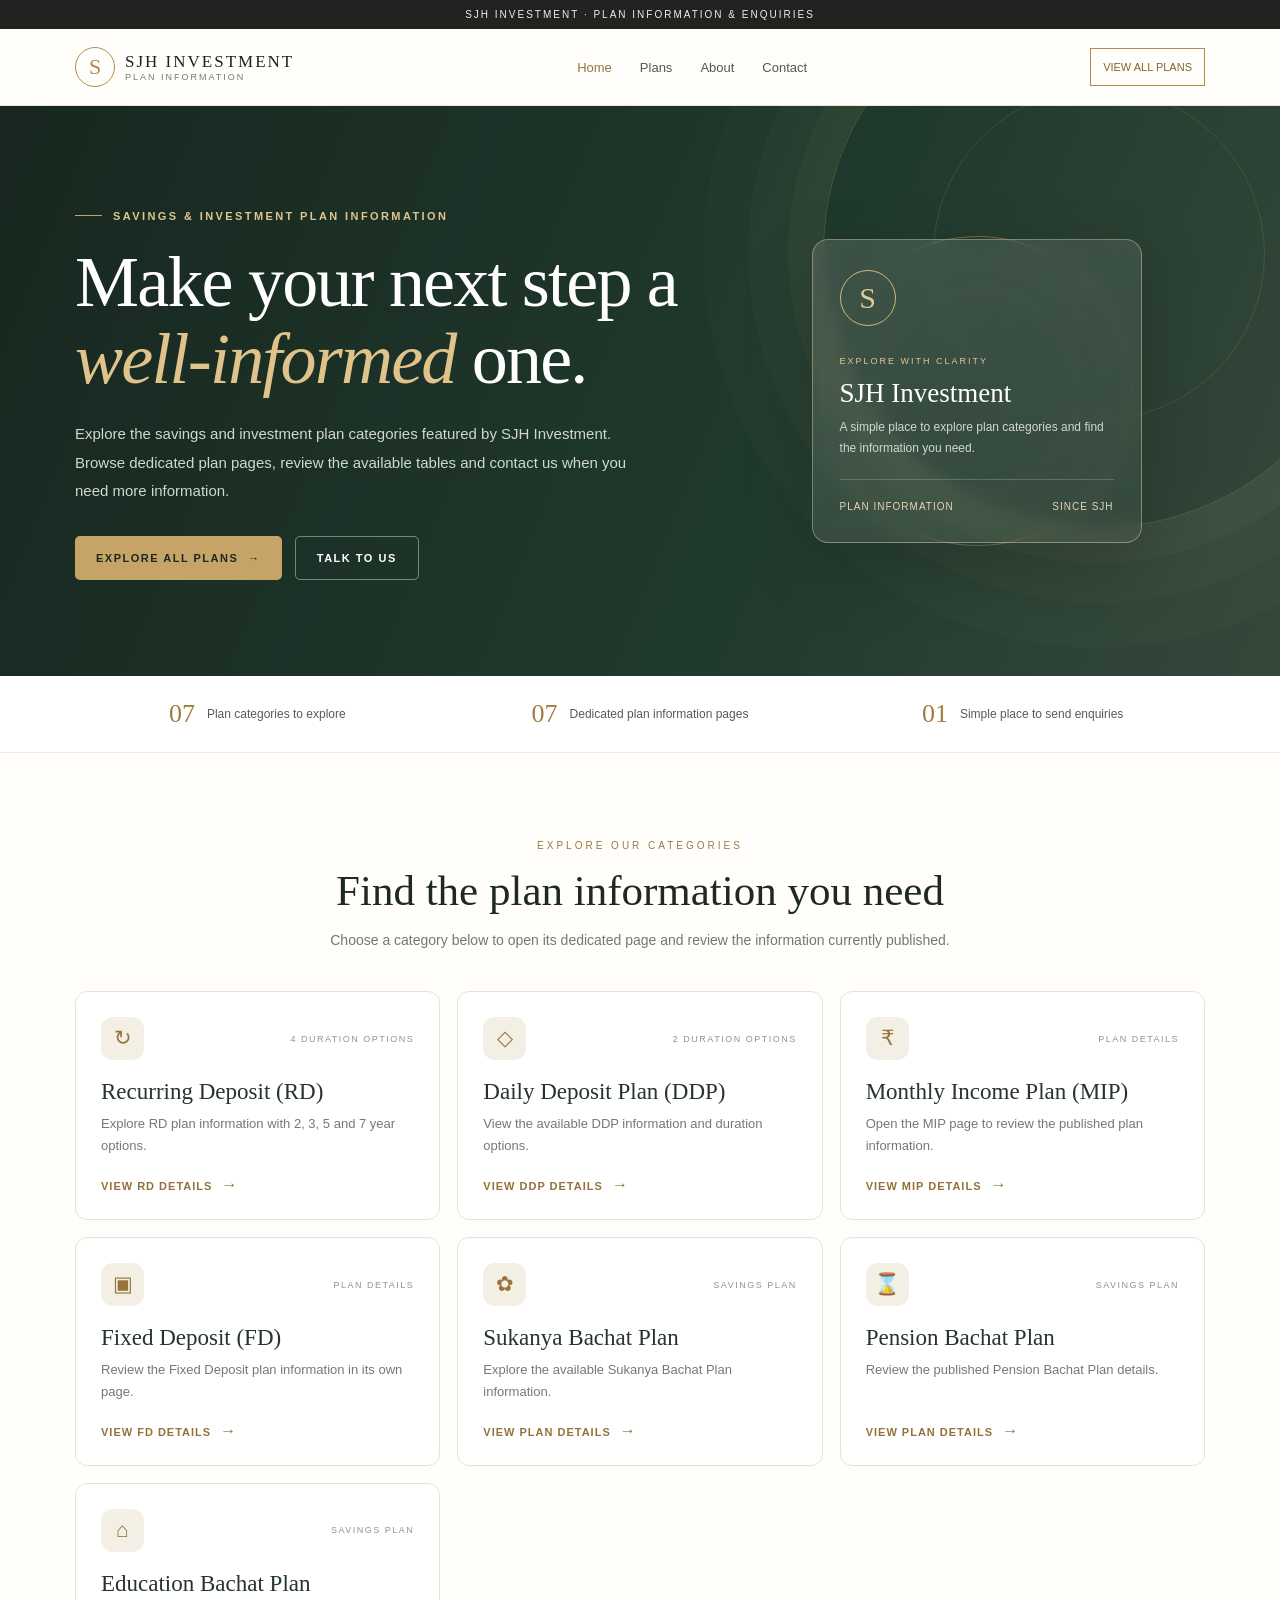
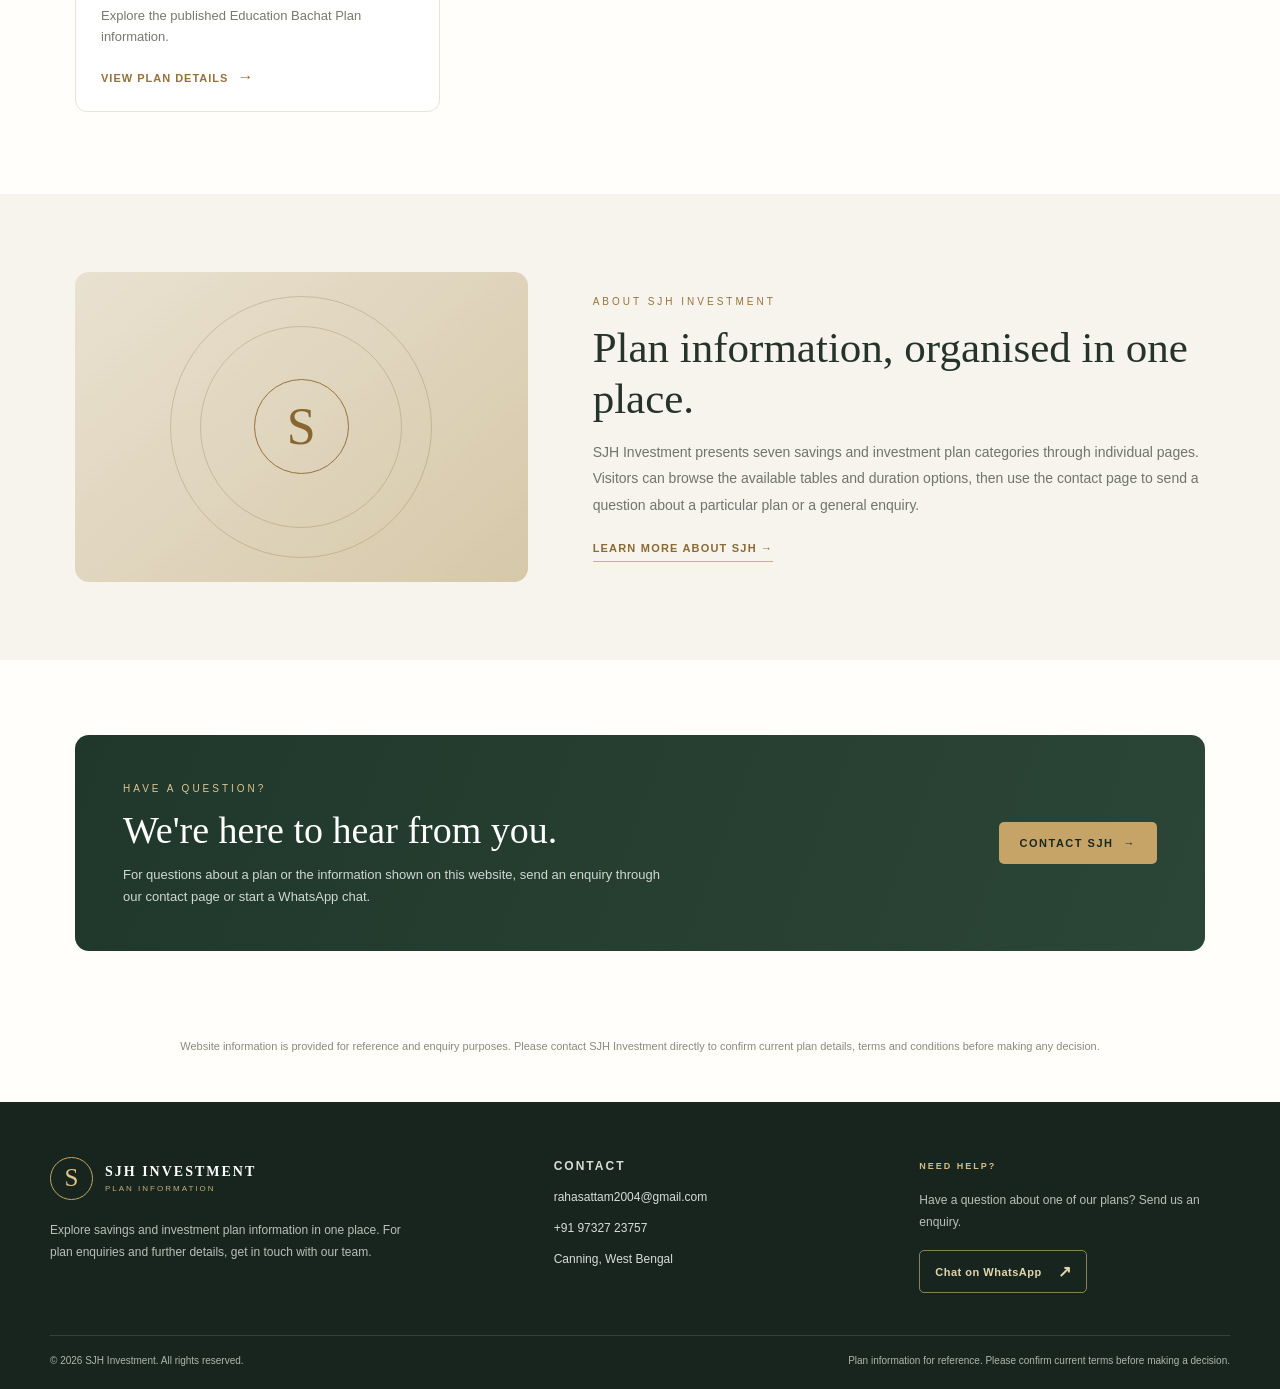
<file: index.html>
<!doctype html>
<html lang="en">
<head>
  <meta charset="utf-8">
  <meta name="viewport" content="width=device-width,initial-scale=1">
  <meta name="theme-color" content="#18241e">
  <meta name="description" content="Explore SJH Investment savings and investment plan information, including RD, DDP, MIP, FD and dedicated savings plan categories.">
  <title>SJH Investment | Explore Savings Plans</title>
  <link rel="stylesheet" href="assets/style.css">
  <style>
    :root{--home-ink:#1e2922;--home-green:#1c3026;--home-gold:#c6a467;--home-muted:#74796f;--home-cream:#f7f5ef}
    .home-hero{position:relative;overflow:hidden;background:linear-gradient(112deg,#17271f 0%,#20392d 60%,#34483a 100%);color:#fff;min-height:570px;display:flex;align-items:center}
    .home-hero:before,.home-hero:after{content:"";position:absolute;border:1px solid rgba(210,184,130,.22);border-radius:50%;pointer-events:none}
    .home-hero:before{width:550px;height:550px;right:-95px;top:-130px;box-shadow:0 0 0 35px rgba(210,184,130,.035),0 0 0 75px rgba(210,184,130,.025),0 0 0 120px rgba(210,184,130,.02)}
    .home-hero:after{width:330px;height:330px;right:15px;top:-18px;border-color:rgba(210,184,130,.14)}
    .hero-inner{position:relative;z-index:1;max-width:1180px;width:100%;margin:auto;padding:88px 25px;display:grid;grid-template-columns:1.15fr .85fr;gap:55px;align-items:center}
    .home-kicker{display:inline-flex;align-items:center;gap:11px;color:#e0c58f;font-size:11px;font-weight:700;letter-spacing:2.4px;text-transform:uppercase}
    .home-kicker:before{content:"";width:27px;height:1px;background:var(--home-gold)}
    .home-hero h1{font:normal clamp(44px,6vw,72px)/1.07 Georgia,serif;letter-spacing:-1.8px;max-width:650px;margin:22px 0}
    .home-hero h1 em{color:#dfc38a;font-style:italic}
    .home-hero p{max-width:560px;color:#d0d8d1;font-size:15px;line-height:1.9;margin:0}
    .hero-actions{display:flex;gap:13px;flex-wrap:wrap;margin-top:30px}
    .home-btn{display:inline-flex;align-items:center;justify-content:center;gap:10px;padding:15px 21px;border-radius:5px;background:#c6a467;color:#1b281f;font-size:11px;font-weight:700;letter-spacing:1.5px;text-transform:uppercase}
    .home-btn.secondary{background:transparent;color:#fff;border:1px solid rgba(255,255,255,.4)}
    .hero-art{position:relative;min-height:340px;display:grid;place-items:center}
    .art-orbit{position:absolute;width:310px;height:310px;border:1px solid rgba(219,192,139,.36);border-radius:50%;transform:rotate(-24deg)}
    .art-orbit:before,.art-orbit:after{content:"";position:absolute;border:1px solid rgba(219,192,139,.23);border-radius:50%;inset:25px}
    .art-orbit:after{inset:52px}
    .art-card{position:relative;width:min(100%,330px);padding:30px 27px;border:1px solid rgba(225,204,164,.45);border-radius:16px;background:linear-gradient(145deg,rgba(255,255,255,.13),rgba(255,255,255,.04));backdrop-filter:blur(8px);box-shadow:0 25px 70px rgba(0,0,0,.18)}
    .art-monogram{width:56px;height:56px;display:grid;place-items:center;border:1px solid #d6b978;border-radius:50%;color:#e4ca91;font:30px Georgia;margin-bottom:24px}
    .art-card small{color:#e1c68e;letter-spacing:2px;text-transform:uppercase;font-size:9px}
    .art-card h2{font:27px Georgia;margin:10px 0 8px;color:#fff}
    .art-card p{font-size:12px;line-height:1.7;color:#d1d8d1}
    .art-line{height:1px;background:rgba(255,255,255,.2);margin:21px 0}
    .art-foot{display:flex;justify-content:space-between;color:#e4d5b4;font-size:10px;letter-spacing:1px;text-transform:uppercase}
    .home-proof{background:#fff;border-bottom:1px solid #eee9df}
    .proof-inner{max-width:1180px;margin:auto;padding:23px 25px;display:grid;grid-template-columns:repeat(3,1fr);gap:18px}
    .proof-item{display:flex;align-items:center;justify-content:center;gap:12px;color:#565d54;font-size:12px}
    .proof-num{font:26px Georgia;color:#a17d40}
    .home-section{max-width:1180px;margin:auto;padding:82px 25px}
    .home-section-head{text-align:center;max-width:650px;margin:0 auto 38px}
    .home-section-head .eyebrow{color:#9b7943}
    .home-section-head h2{font:normal clamp(31px,4vw,43px) Georgia;margin:13px 0;color:var(--home-ink)}
    .home-section-head p{font-size:14px;color:var(--home-muted);line-height:1.8;margin:0}
    .home-plan-grid{display:grid;grid-template-columns:repeat(3,1fr);gap:17px}
    .home-plan-card{position:relative;display:flex;flex-direction:column;min-height:220px;padding:25px;border:1px solid #e8e3d8;border-radius:12px;background:#fff;transition:transform .2s,box-shadow .2s,border-color .2s}
    .home-plan-card:hover{transform:translateY(-4px);box-shadow:0 15px 35px rgba(38,42,32,.08);border-color:#d4c29e}
    .plan-card-top{display:flex;align-items:center;justify-content:space-between}
    .plan-symbol{width:43px;height:43px;display:grid;place-items:center;border-radius:12px;background:#f4efe4;color:#98743d;font:21px Georgia}
    .plan-label{font-size:9px;letter-spacing:1.5px;text-transform:uppercase;color:#969287}
    .home-plan-card h3{font:23px Georgia;font-weight:normal;color:#26342b;margin:19px 0 8px}
    .home-plan-card p{font-size:13px;color:#77796f;line-height:1.65;margin:0 0 20px}
    .home-plan-card .plan-link{margin-top:auto;color:#94713b;font-size:11px;font-weight:700;letter-spacing:1px;text-transform:uppercase}
    .home-plan-card .plan-link span{font-size:16px;margin-left:5px}
    .home-about-band{background:#f6f4ed}
    .about-inner{max-width:1180px;margin:auto;padding:78px 25px;display:grid;grid-template-columns:.85fr 1.15fr;gap:65px;align-items:center}
    .about-visual{min-height:310px;position:relative;display:grid;place-items:center;background:linear-gradient(140deg,#e9e1d0,#d6c8a9);border-radius:14px;overflow:hidden}
    .about-visual:before,.about-visual:after{content:"";position:absolute;border:1px solid rgba(125,96,48,.25);border-radius:50%;width:260px;height:260px}
    .about-visual:after{width:200px;height:200px}
    .about-visual-mark{position:relative;z-index:1;width:95px;height:95px;border:1px solid #94733e;border-radius:50%;display:grid;place-items:center;color:#876632;font:52px Georgia}
    .about-copy .eyebrow{color:#96723b}
    .about-copy h2{font:normal clamp(31px,4vw,43px)/1.18 Georgia;color:#253329;margin:14px 0}
    .about-copy p{font-size:14px;line-height:1.9;color:#70746b}
    .text-link{display:inline-block;margin-top:10px;color:#8c6a34;font-size:11px;font-weight:700;letter-spacing:1.2px;text-transform:uppercase;border-bottom:1px solid #cbb27f;padding-bottom:7px}
    .home-contact{max-width:1180px;margin:0 auto;padding:75px 25px}
    .contact-banner{padding:43px 48px;border-radius:14px;background:linear-gradient(110deg,#20382b,#2b4536);color:#fff;display:flex;align-items:center;justify-content:space-between;gap:30px}
    .contact-banner .eyebrow{color:#e0c58f}
    .contact-banner h2{font:normal clamp(27px,3.5vw,38px) Georgia;margin:12px 0}
    .contact-banner p{font-size:13px;line-height:1.7;color:#d1d8d1;margin:0;max-width:550px}
    .contact-banner .home-btn{flex-shrink:0}
    .home-disclaimer{text-align:center;color:#8a897f;font-size:11px;line-height:1.7;padding:0 20px 35px}
    @media(max-width:850px){.hero-inner{grid-template-columns:1fr;gap:15px;padding:75px 25px}.hero-art{min-height:275px}.art-orbit{width:260px;height:260px}.home-plan-grid{grid-template-columns:repeat(2,1fr)}.about-inner{gap:35px}.contact-banner{padding:35px;}}
    @media(max-width:600px){.home-hero{min-height:auto}.hero-inner{padding:64px 20px 48px}.home-hero h1{font-size:46px}.hero-art{min-height:250px}.art-card{max-width:290px;padding:23px}.art-orbit{width:235px;height:235px}.proof-inner{grid-template-columns:1fr;gap:12px;padding:19px}.proof-item{justify-content:flex-start}.home-section{padding:62px 17px}.home-plan-grid{grid-template-columns:1fr}.home-plan-card{min-height:195px}.about-inner{grid-template-columns:1fr;padding:60px 17px}.about-visual{min-height:230px}.home-contact{padding:55px 17px}.contact-banner{padding:29px 23px;align-items:flex-start;flex-direction:column}.contact-banner .home-btn{width:100%}}
  </style>
</head>
<body>
  <div class="announcement">SJH Investment <span aria-hidden="true">·</span> Plan information & enquiries</div>
  <header>
    <nav class="mainnav" aria-label="Main navigation">
      <a class="brand" href="index.html"><span class="brand-mark">S</span><span><strong>SJH INVESTMENT</strong><small>PLAN INFORMATION</small></span></a>
      <div class="navlinks" id="navlinks"><a href="index.html" class="active">Home</a><a href="plans.html">Plans</a><a href="about.html">About</a><a href="contact.html">Contact</a></div>
      <a class="nav-cta" href="plans.html">View all plans</a>
      <button class="menu" id="menu" aria-label="Toggle navigation" aria-expanded="false">☰</button>
    </nav>
  </header>

  <main>
    <section class="home-hero">
      <div class="hero-inner">
        <div>
          <span class="home-kicker">Savings & investment plan information</span>
          <h1>Make your next step a <em>well-informed</em> one.</h1>
          <p>Explore the savings and investment plan categories featured by SJH Investment. Browse dedicated plan pages, review the available tables and contact us when you need more information.</p>
          <div class="hero-actions"><a class="home-btn" href="plans.html">Explore all plans <span>→</span></a><a class="home-btn secondary" href="contact.html">Talk to us</a></div>
        </div>
        <div class="hero-art" aria-label="SJH Investment brand graphic">
          <div class="art-orbit"></div>
          <div class="art-card"><div class="art-monogram">S</div><small>Explore with clarity</small><h2>SJH Investment</h2><p>A simple place to explore plan categories and find the information you need.</p><div class="art-line"></div><div class="art-foot"><span>Plan information</span><span>Since SJH</span></div></div>
        </div>
      </div>
    </section>

    <section class="home-proof" aria-label="Website overview">
      <div class="proof-inner">
        <div class="proof-item"><span class="proof-num">07</span><span>Plan categories to explore</span></div>
        <div class="proof-item"><span class="proof-num">07</span><span>Dedicated plan information pages</span></div>
        <div class="proof-item"><span class="proof-num">01</span><span>Simple place to send enquiries</span></div>
      </div>
    </section>

    <section class="home-section">
      <div class="home-section-head"><span class="eyebrow">Explore our categories</span><h2>Find the plan information you need</h2><p>Choose a category below to open its dedicated page and review the information currently published.</p></div>
      <div class="home-plan-grid">
        <a class="home-plan-card" href="rd.html"><div class="plan-card-top"><span class="plan-symbol">↻</span><span class="plan-label">4 duration options</span></div><h3>Recurring Deposit (RD)</h3><p>Explore RD plan information with 2, 3, 5 and 7 year options.</p><span class="plan-link">View RD details <span>→</span></span></a>
        <a class="home-plan-card" href="ddp.html"><div class="plan-card-top"><span class="plan-symbol">◇</span><span class="plan-label">2 duration options</span></div><h3>Daily Deposit Plan (DDP)</h3><p>View the available DDP information and duration options.</p><span class="plan-link">View DDP details <span>→</span></span></a>
        <a class="home-plan-card" href="mip.html"><div class="plan-card-top"><span class="plan-symbol">₹</span><span class="plan-label">Plan details</span></div><h3>Monthly Income Plan (MIP)</h3><p>Open the MIP page to review the published plan information.</p><span class="plan-link">View MIP details <span>→</span></span></a>
        <a class="home-plan-card" href="fd.html"><div class="plan-card-top"><span class="plan-symbol">▣</span><span class="plan-label">Plan details</span></div><h3>Fixed Deposit (FD)</h3><p>Review the Fixed Deposit plan information in its own page.</p><span class="plan-link">View FD details <span>→</span></span></a>
        <a class="home-plan-card" href="sukanya.html"><div class="plan-card-top"><span class="plan-symbol">✿</span><span class="plan-label">Savings plan</span></div><h3>Sukanya Bachat Plan</h3><p>Explore the available Sukanya Bachat Plan information.</p><span class="plan-link">View plan details <span>→</span></span></a>
        <a class="home-plan-card" href="pension.html"><div class="plan-card-top"><span class="plan-symbol">⌛</span><span class="plan-label">Savings plan</span></div><h3>Pension Bachat Plan</h3><p>Review the published Pension Bachat Plan details.</p><span class="plan-link">View plan details <span>→</span></span></a>
        <a class="home-plan-card" href="education.html"><div class="plan-card-top"><span class="plan-symbol">⌂</span><span class="plan-label">Savings plan</span></div><h3>Education Bachat Plan</h3><p>Explore the published Education Bachat Plan information.</p><span class="plan-link">View plan details <span>→</span></span></a>
      </div>
    </section>

    <section class="home-about-band">
      <div class="about-inner">
        <div class="about-visual" aria-hidden="true"><div class="about-visual-mark">S</div></div>
        <div class="about-copy"><span class="eyebrow">About SJH Investment</span><h2>Plan information, organised in one place.</h2><p>SJH Investment presents seven savings and investment plan categories through individual pages. Visitors can browse the available tables and duration options, then use the contact page to send a question about a particular plan or a general enquiry.</p><a class="text-link" href="about.html">Learn more about SJH <span>→</span></a></div>
      </div>
    </section>

    <section class="home-contact">
      <div class="contact-banner"><div><span class="eyebrow">Have a question?</span><h2>We're here to hear from you.</h2><p>For questions about a plan or the information shown on this website, send an enquiry through our contact page or start a WhatsApp chat.</p></div><a class="home-btn" href="contact.html">Contact SJH <span>→</span></a></div>
    </section>
    <p class="home-disclaimer">Website information is provided for reference and enquiry purposes. Please contact SJH Investment directly to confirm current plan details, terms and conditions before making any decision.</p>
  </main>

  <footer class="site-footer">
  <div class="footer-main">
    <div class="footer-brand">
      <a class="footer-logo" href="index.html"><span class="footer-mark">S</span><span><strong>SJH INVESTMENT</strong><small>PLAN INFORMATION</small></span></a>
      <p>Explore savings and investment plan information in one place. For plan enquiries and further details, get in touch with our team.</p>
    </div>
    <div class="footer-contact">
      <span class="footer-heading">CONTACT</span>
      <a href="mailto:rahasattam2004@gmail.com">rahasattam2004@gmail.com</a>
      <a href="tel:+919732723757">+91 97327 23757</a>
      <span>Canning, West Bengal</span>
    </div>
    <div class="footer-action">
      <span class="footer-heading">NEED HELP?</span>
      <p>Have a question about one of our plans? Send us an enquiry.</p>
      <a class="footer-whatsapp" href="https://wa.me/919732723757" target="_blank" rel="noopener">Chat on WhatsApp <span>↗</span></a>
    </div>
  </div>
  <div class="footer-bottom">
    <span>© <span class="footer-year"></span> SJH Investment. All rights reserved.</span>
    <span class="footer-note">Plan information for reference. Please confirm current terms before making a decision.</span>
  </div>
</footer>
<style>
.site-footer{background:#17251e;color:#e9e8df;margin-top:0;padding:0 24px}
.site-footer *{box-sizing:border-box}
.footer-main{max-width:1180px;margin:auto;padding:55px 0 42px;display:grid;grid-template-columns:1.3fr .9fr .9fr;gap:55px}
.footer-logo{display:inline-flex;align-items:center;gap:12px;text-decoration:none;color:#fff}
.footer-mark{width:43px;height:43px;border:1px solid #c5a366;border-radius:50%;display:grid;place-items:center;color:#dfc38a;font:25px Georgia}
.footer-logo strong{display:block;font: bold 14px Georgia;letter-spacing:2px}
.footer-logo small{display:block;color:#c4ad7c;font-size:8px;letter-spacing:2px;margin-top:4px}
.footer-brand p,.footer-action p{max-width:360px;color:#b9c1b9;font-size:12px;line-height:1.85;margin:19px 0 0}
.footer-heading{display:block;color:#d8bc83;font-size:9px;font-weight:700;letter-spacing:2px;margin:4px 0 18px}
.footer-contact a,.footer-contact span{display:block;color:#d8ded7;text-decoration:none;font-size:12px;margin:0 0 13px;line-height:1.5}
.footer-contact a:hover{color:#e4c98e}
.footer-action p{margin:0 0 17px}
.footer-whatsapp{display:inline-flex;align-items:center;gap:16px;padding:11px 15px;border:1px solid rgba(216,188,131,.6);border-radius:5px;color:#e6d4ad;text-decoration:none;font-size:11px;font-weight:700;letter-spacing:.5px}
.footer-whatsapp:hover{background:rgba(216,188,131,.1)}
.footer-whatsapp span{font-size:16px}
.footer-bottom{max-width:1180px;margin:auto;padding:17px 0 20px;border-top:1px solid rgba(255,255,255,.13);display:flex;justify-content:space-between;gap:20px;color:#aeb7ad;font-size:10px;line-height:1.6}
.footer-note{text-align:right;max-width:520px}
@media(max-width:700px){.site-footer{padding:0 19px}.footer-main{grid-template-columns:1fr;gap:28px;padding:42px 0 30px}.footer-brand p{max-width:100%}.footer-bottom{flex-direction:column;gap:6px}.footer-note{text-align:left}}
</style>
<script>document.querySelectorAll('.footer-year').forEach(el=>el.textContent=new Date().getFullYear());</script>
  <script src="assets/script.js"></script>
  <script>document.getElementById('year').textContent=new Date().getFullYear();</script>
</body>
</html>
</file>
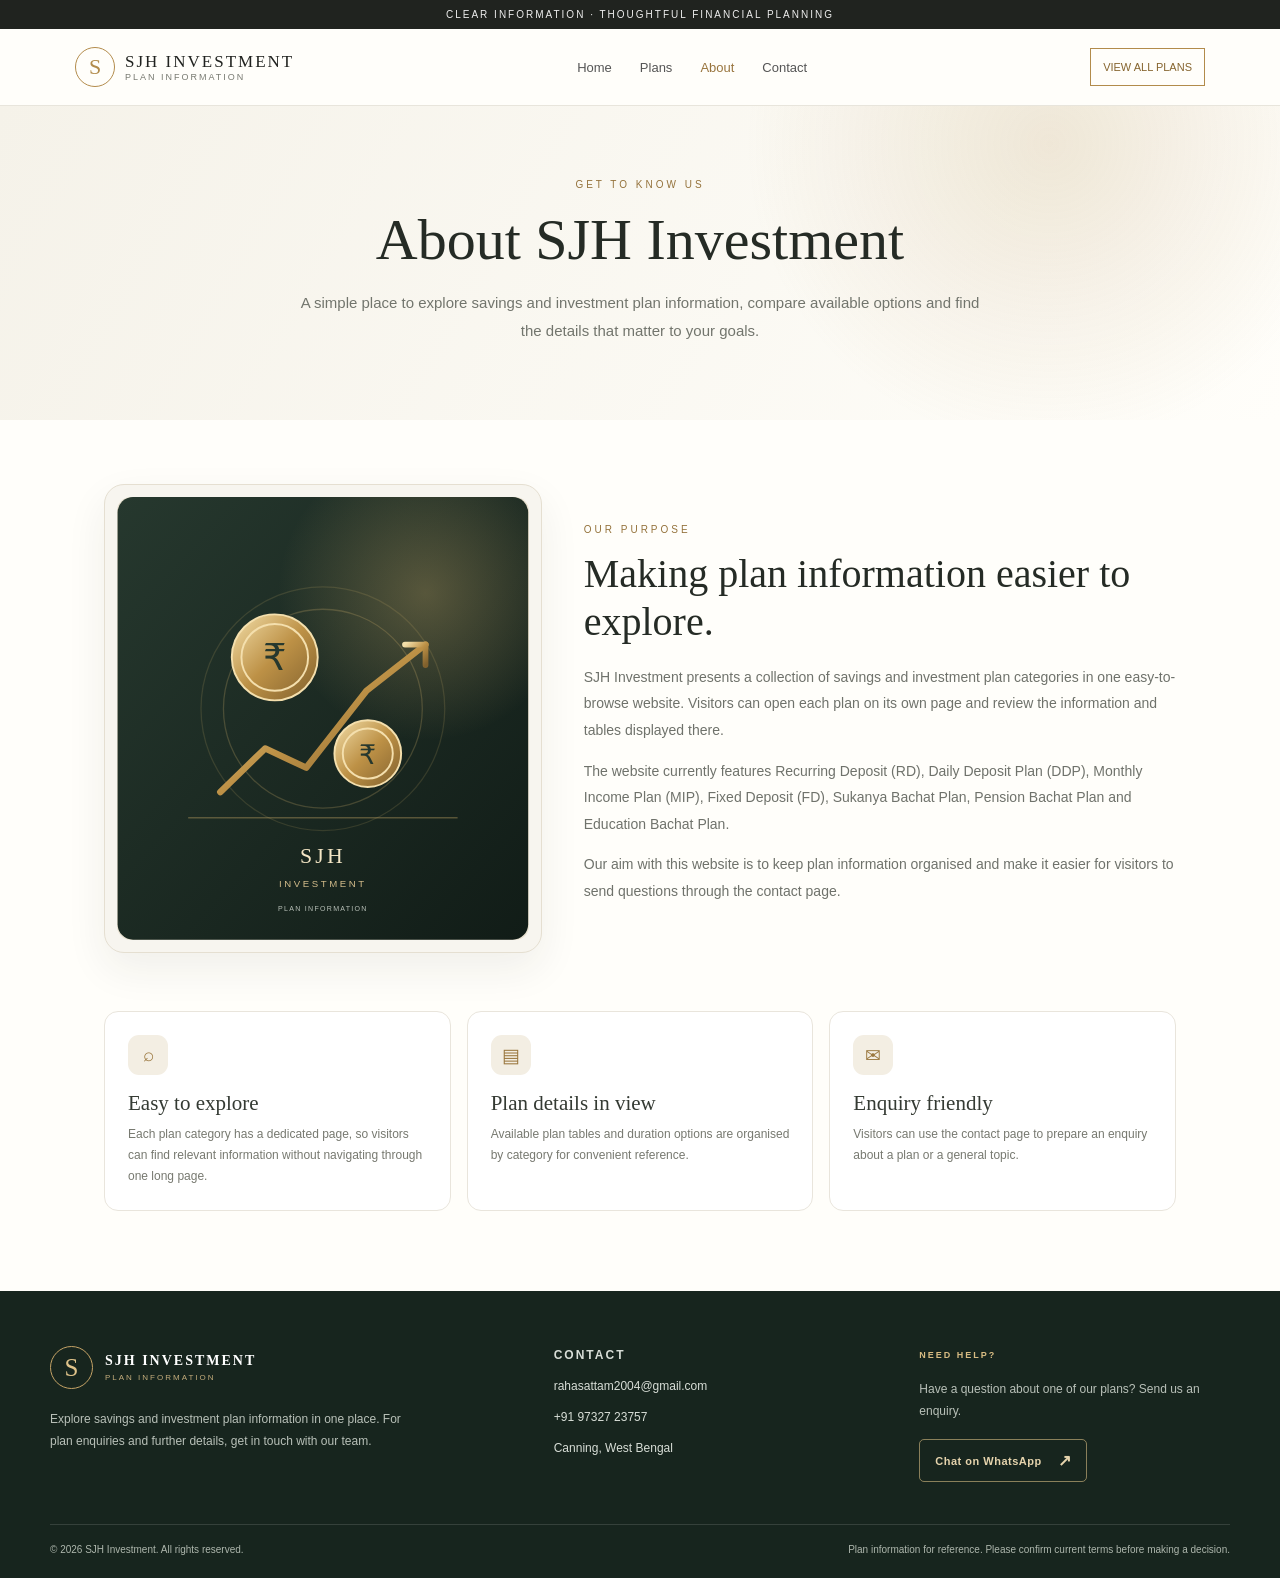
<file: about.html>
<!doctype html>
<html lang="en">

<head>
    <meta charset="utf-8">
    <meta name="viewport" content="width=device-width,initial-scale=1">
    <title>About | SJH Investment</title>
    <link rel="stylesheet" href="assets/style.css">
    <style>
        .about-hero {
            background: radial-gradient(circle at 82% 12%, rgba(178, 139, 75, .18), transparent 28%), linear-gradient(120deg, #f5f2e9, #fffefa);
            padding: 68px 24px 76px;
            text-align: center
        }

        .about-hero .eyebrow {
            display: inline-block
        }

        .about-hero h1 {
            font: clamp(38px, 5vw, 58px)/1.12 Georgia, serif;
            margin: 16px 0;
            color: #252b25
        }

        .about-hero p {
            max-width: 690px;
            margin: 0 auto;
            color: #72756d;
            line-height: 1.85;
            font-size: 15px
        }

        .about-wrap {
            max-width: 1120px;
            margin: auto;
            padding: 64px 24px 80px
        }

        .about-intro {
            display: grid;
            grid-template-columns: .85fr 1.15fr;
            gap: 42px;
            align-items: center
        }

        .about-image-card {
            border: 1px solid #e5dfd1;
            border-radius: 20px;
            padding: 12px;
            background: #f7f5ef;
            box-shadow: 0 16px 42px rgba(40, 42, 34, .07)
        }

        .about-static-image {
            display: block;
            width: 100%;
            aspect-ratio: 4/4.3;
            object-fit: cover;
            border-radius: 14px;
            background: #e9e2d2
        }

        .about-copy h2 {
            font: clamp(29px, 3.5vw, 40px)/1.2 Georgia, serif;
            color: #252b25;
            margin: 13px 0 18px
        }

        .about-copy p {
            font-size: 14px;
            line-height: 1.9;
            color: #6f726b;
            margin: 0 0 14px
        }

        .about-values {
            display: grid;
            grid-template-columns: repeat(3, 1fr);
            gap: 16px;
            margin-top: 58px
        }

        .value-card {
            border: 1px solid #e9e5dc;
            border-radius: 14px;
            padding: 23px;
            background: #fff
        }

        .value-icon {
            width: 40px;
            height: 40px;
            border-radius: 11px;
            background: #f3eee3;
            color: #9a773e;
            display: grid;
            place-items: center;
            font-size: 19px
        }

        .value-card h3 {
            font: 21px Georgia;
            color: #343a33;
            margin: 16px 0 8px
        }

        .value-card p {
            font-size: 12px;
            line-height: 1.75;
            color: #777970;
            margin: 0
        }

        .plan-overview {
            margin-top: 62px;
            padding: 34px;
            border-radius: 18px;
            background: #202d26;
            color: #fff
        }

        .plan-overview h2 {
            font: 30px Georgia;
            margin: 0 0 10px
        }

        .plan-overview>p {
            color: #d0d6cf;
            font-size: 13px;
            line-height: 1.8;
            margin: 0 0 22px
        }

        .plan-tags {
            display: flex;
            flex-wrap: wrap;
            gap: 10px
        }

        .plan-tags a {
            border: 1px solid #657267;
            border-radius: 30px;
            padding: 9px 14px;
            color: #f2e5c8;
            font-size: 12px
        }

        .plan-tags a:hover {
            background: #354d40
        }

        .about-disclaimer {
            margin-top: 22px;
            padding: 16px 18px;
            border-left: 3px solid #b28b4b;
            background: #f7f5ef;
            color: #77766e;
            font-size: 11px;
            line-height: 1.7
        }

        @media(max-width:760px) {
            .about-hero {
                padding: 52px 20px 60px
            }

            .about-wrap {
                padding: 42px 17px 60px
            }

            .about-intro {
                grid-template-columns: 1fr;
                gap: 30px
            }

            .about-values {
                grid-template-columns: 1fr;
                margin-top: 38px
            }

            .plan-overview {
                padding: 25px 20px;
                margin-top: 42px
            }

            .upload-actions {
                align-items: stretch;
                flex-direction: column
            }

            .upload-actions label,
            .upload-actions button {
                text-align: center
            }
        }
    </style>
</head>

<body>
    <div class="announcement">Clear information · Thoughtful financial planning</div>
    <header>
        <nav class="mainnav"><a class="brand" href="index.html"><span class="brand-mark">S</span><span><strong>SJH
                        INVESTMENT</strong><small>PLAN INFORMATION</small></span></a>
            <div class="navlinks" id="navlinks"><a href="index.html">Home</a><a href="plans.html">Plans</a><a
                    href="about.html" class="active">About</a><a href="contact.html">Contact</a></div><a class="nav-cta"
                href="plans.html">View all plans</a><button class="menu" id="menu"
                aria-label="Toggle navigation">☰</button>
        </nav>
    </header>
    <main>
        <section class="about-hero"><span class="eyebrow">Get to know us</span>
            <h1>About SJH Investment</h1>
            <p>A simple place to explore savings and investment plan information, compare available options and find the
                details that matter to your goals.</p>
        </section>
        <section class="about-wrap">
            <div class="about-intro">
                <div class="about-image-card">
                    <svg class="about-static-image" viewBox="0 0 640 690" role="img"
                        aria-label="Decorative gold and green SJH Investment savings illustration"
                        xmlns="http://www.w3.org/2000/svg">
                        <defs>
                            <linearGradient id="bg" x1="0" y1="0" x2="1" y2="1">
                                <stop stop-color="#26382e" />
                                <stop offset="1" stop-color="#111c17" />
                            </linearGradient>
                            <linearGradient id="gold" x1="0" y1="0" x2="1" y2="1">
                                <stop stop-color="#f3dfaa" />
                                <stop offset=".5" stop-color="#bd9146" />
                                <stop offset="1" stop-color="#80602d" />
                            </linearGradient>
                            <radialGradient id="glow">
                                <stop stop-color="#d6b46f" stop-opacity=".32" />
                                <stop offset="1" stop-color="#d6b46f" stop-opacity="0" />
                            </radialGradient>
                        </defs>
                        <rect width="640" height="690" rx="24" fill="url(#bg)" />
                        <circle cx="480" cy="150" r="230" fill="url(#glow)" />
                        <circle cx="320" cy="330" r="190" fill="none" stroke="#d5b36d" stroke-opacity=".16"
                            stroke-width="2" />
                        <circle cx="320" cy="330" r="155" fill="none" stroke="#d5b36d" stroke-opacity=".24"
                            stroke-width="2" />
                        <path d="M110 500h420" stroke="#d4b16b" stroke-opacity=".35" stroke-width="2" />
                        <path d="M160 460l70-68 64 30 94-120 92-72" fill="none" stroke="url(#gold)" stroke-width="10"
                            stroke-linecap="round" stroke-linejoin="round" />
                        <path d="M448 230h32v32" fill="none" stroke="url(#gold)" stroke-width="9" stroke-linecap="round"
                            stroke-linejoin="round" />
                        <g fill="url(#gold)" stroke="#f4dfad" stroke-width="3">
                            <circle cx="245" cy="250" r="67" />
                            <circle cx="245" cy="250" r="52" fill="none" />
                            <circle cx="390" cy="400" r="52" />
                            <circle cx="390" cy="400" r="39" fill="none" />
                        </g>
                        <g fill="#26382e" font-family="Georgia,serif" text-anchor="middle"><text x="245" y="270"
                                font-size="58">₹</text><text x="390" y="416" font-size="42">₹</text></g>
                        <text x="320" y="570" fill="#f4e6c5" text-anchor="middle" font-family="Georgia,serif"
                            font-size="34" letter-spacing="5">SJH</text><text x="320" y="608" fill="#d4bd8b"
                            text-anchor="middle" font-family="Arial,sans-serif" font-size="15"
                            letter-spacing="4">INVESTMENT</text><text x="320" y="646" fill="#b8c0b8"
                            text-anchor="middle" font-family="Arial,sans-serif" font-size="11" letter-spacing="2">PLAN
                            INFORMATION</text>
                    </svg>
                </div>
                <div class="about-copy"><span class="eyebrow">Our purpose</span>
                    <h2>Making plan information easier to explore.</h2>
                    <p>SJH Investment presents a collection of savings and investment plan categories in one
                        easy-to-browse website. Visitors can open each plan on its own page and review the information
                        and tables displayed there.</p>
                    <p>The website currently features Recurring Deposit (RD), Daily Deposit Plan (DDP), Monthly Income
                        Plan (MIP), Fixed Deposit (FD), Sukanya Bachat Plan, Pension Bachat Plan and Education Bachat
                        Plan.</p>
                    <p>Our aim with this website is to keep plan information organised and make it easier for visitors
                        to send questions through the contact page.</p>
                </div>
            </div>
            <div class="about-values">
                <article class="value-card">
                    <div class="value-icon">⌕</div>
                    <h3>Easy to explore</h3>
                    <p>Each plan category has a dedicated page, so visitors can find relevant information without
                        navigating through one long page.</p>
                </article>
                <article class="value-card">
                    <div class="value-icon">▤</div>
                    <h3>Plan details in view</h3>
                    <p>Available plan tables and duration options are organised by category for convenient reference.
                    </p>
                </article>
                <article class="value-card">
                    <div class="value-icon">✉</div>
                    <h3>Enquiry friendly</h3>
                    <p>Visitors can use the contact page to prepare an enquiry about a plan or a general topic.</p>
                </article>
            </div>
            
        </section>
    </main>
    <footer class="site-footer">
        <div class="footer-main">
            <div class="footer-brand">
                <a class="footer-logo" href="index.html"><span class="footer-mark">S</span><span><strong>SJH
                            INVESTMENT</strong><small>PLAN INFORMATION</small></span></a>
                <p>Explore savings and investment plan information in one place. For plan enquiries and further details,
                    get in touch with our team.</p>
            </div>
            <div class="footer-contact">
                <span class="footer-heading">CONTACT</span>
                <a href="mailto:rahasattam2004@gmail.com">rahasattam2004@gmail.com</a>
                <a href="tel:+919732723757">+91 97327 23757</a>
                <span>Canning, West Bengal</span>
            </div>
            <div class="footer-action">
                <span class="footer-heading">NEED HELP?</span>
                <p>Have a question about one of our plans? Send us an enquiry.</p>
                <a class="footer-whatsapp" href="https://wa.me/919732723757" target="_blank" rel="noopener">Chat on
                    WhatsApp <span>↗</span></a>
            </div>
        </div>
        <div class="footer-bottom">
            <span>© <span class="footer-year"></span> SJH Investment. All rights reserved.</span>
            <span class="footer-note">Plan information for reference. Please confirm current terms before making a
                decision.</span>
        </div>
    </footer>
    <style>
        .site-footer {
            background: #17251e;
            color: #e9e8df;
            margin-top: 0;
            padding: 0 24px
        }

        .site-footer * {
            box-sizing: border-box
        }

        .footer-main {
            max-width: 1180px;
            margin: auto;
            padding: 55px 0 42px;
            display: grid;
            grid-template-columns: 1.3fr .9fr .9fr;
            gap: 55px
        }

        .footer-logo {
            display: inline-flex;
            align-items: center;
            gap: 12px;
            text-decoration: none;
            color: #fff
        }

        .footer-mark {
            width: 43px;
            height: 43px;
            border: 1px solid #c5a366;
            border-radius: 50%;
            display: grid;
            place-items: center;
            color: #dfc38a;
            font: 25px Georgia
        }

        .footer-logo strong {
            display: block;
            font: bold 14px Georgia;
            letter-spacing: 2px
        }

        .footer-logo small {
            display: block;
            color: #c4ad7c;
            font-size: 8px;
            letter-spacing: 2px;
            margin-top: 4px
        }

        .footer-brand p,
        .footer-action p {
            max-width: 360px;
            color: #b9c1b9;
            font-size: 12px;
            line-height: 1.85;
            margin: 19px 0 0
        }

        .footer-heading {
            display: block;
            color: #d8bc83;
            font-size: 9px;
            font-weight: 700;
            letter-spacing: 2px;
            margin: 4px 0 18px
        }

        .footer-contact a,
        .footer-contact span {
            display: block;
            color: #d8ded7;
            text-decoration: none;
            font-size: 12px;
            margin: 0 0 13px;
            line-height: 1.5
        }

        .footer-contact a:hover {
            color: #e4c98e
        }

        .footer-action p {
            margin: 0 0 17px
        }

        .footer-whatsapp {
            display: inline-flex;
            align-items: center;
            gap: 16px;
            padding: 11px 15px;
            border: 1px solid rgba(216, 188, 131, .6);
            border-radius: 5px;
            color: #e6d4ad;
            text-decoration: none;
            font-size: 11px;
            font-weight: 700;
            letter-spacing: .5px
        }

        .footer-whatsapp:hover {
            background: rgba(216, 188, 131, .1)
        }

        .footer-whatsapp span {
            font-size: 16px
        }

        .footer-bottom {
            max-width: 1180px;
            margin: auto;
            padding: 17px 0 20px;
            border-top: 1px solid rgba(255, 255, 255, .13);
            display: flex;
            justify-content: space-between;
            gap: 20px;
            color: #aeb7ad;
            font-size: 10px;
            line-height: 1.6
        }

        .footer-note {
            text-align: right;
            max-width: 520px
        }

        @media(max-width:700px) {
            .site-footer {
                padding: 0 19px
            }

            .footer-main {
                grid-template-columns: 1fr;
                gap: 28px;
                padding: 42px 0 30px
            }

            .footer-brand p {
                max-width: 100%
            }

            .footer-bottom {
                flex-direction: column;
                gap: 6px
            }

            .footer-note {
                text-align: left
            }
        }
    </style>
    <script>document.querySelectorAll('.footer-year').forEach(el => el.textContent = new Date().getFullYear());</script>
    <script>
        const menuButton = document.getElementById('menu'), navLinks = document.getElementById('navlinks'); if (menuButton) menuButton.onclick = () => { const open = navLinks.classList.toggle('open'); menuButton.textContent = open ? '×' : '☰' }; document.getElementById('year').textContent = new Date().getFullYear();
    </script>
</body>

</html>
</file>
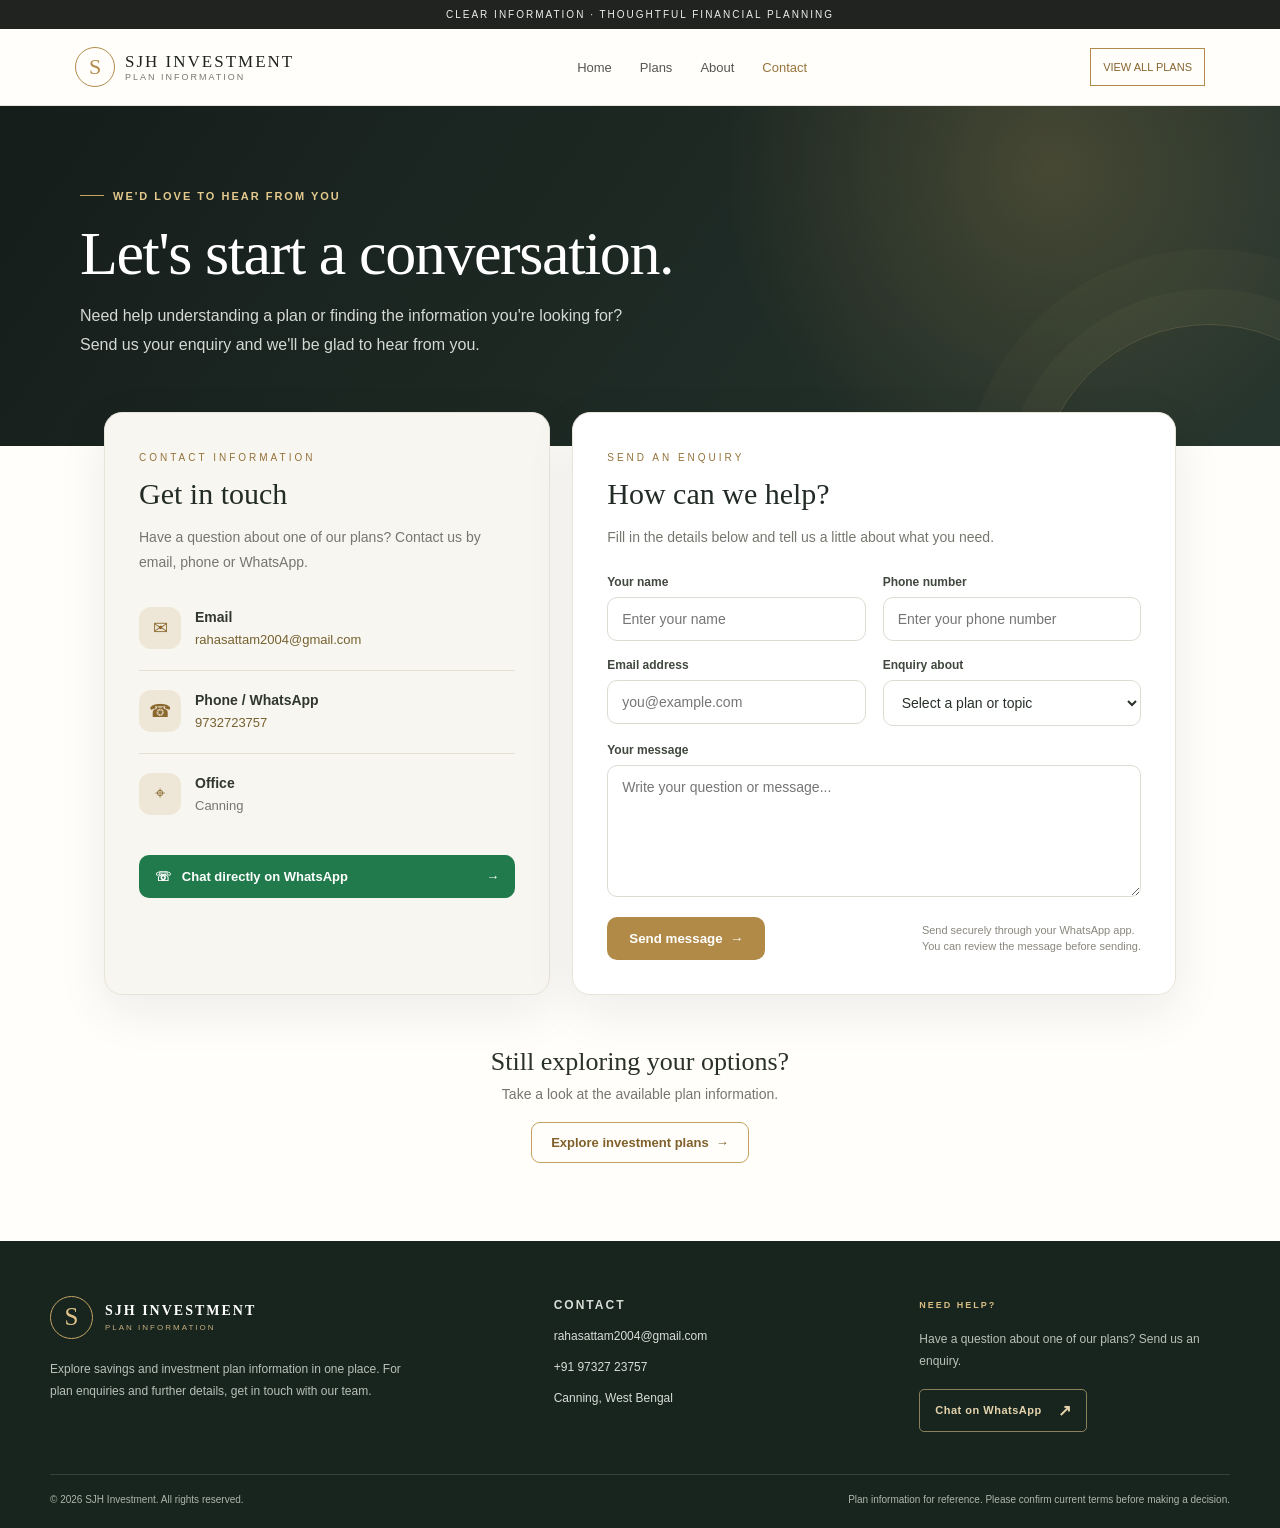
<file: contact.html>
<!doctype html>
<html lang="en">

<head>
    <meta charset="utf-8">
    <meta name="viewport" content="width=device-width,initial-scale=1">
    <meta name="theme-color" content="#151b19">
    <title>Contact | SJH Investment</title>
    <link rel="stylesheet" href="assets/style.css">
    <style>
        .contact-hero {
            position: relative;
            overflow: hidden;
            background: radial-gradient(circle at 82% 18%, rgba(202, 164, 91, .22), transparent 30%), linear-gradient(125deg, #151d1a, #26352e);
            color: #fff;
            padding: 76px 24px 86px
        }

        .contact-hero:after {
            content: "";
            position: absolute;
            width: 340px;
            height: 340px;
            border: 1px solid rgba(220, 190, 128, .2);
            border-radius: 50%;
            right: -100px;
            bottom: -220px;
            box-shadow: 0 0 0 35px rgba(220, 190, 128, .035), 0 0 0 75px rgba(220, 190, 128, .025)
        }

        .contact-hero-inner {
            max-width: 1120px;
            margin: auto;
            position: relative;
            z-index: 1
        }

        .contact-kicker {
            display: inline-flex;
            align-items: center;
            gap: 9px;
            color: #e3c98e;
            text-transform: uppercase;
            letter-spacing: 2px;
            font-size: 11px;
            font-weight: 700
        }

        .contact-kicker:before {
            content: "";
            width: 24px;
            height: 1px;
            background: #c6a35e
        }

        .contact-hero h1 {
            font: clamp(38px, 6vw, 62px)/1.08 Georgia, serif;
            max-width: 680px;
            margin: 18px 0 16px;
            letter-spacing: -1.4px
        }

        .contact-hero p {
            max-width: 570px;
            color: #d4d9d4;
            line-height: 1.8;
            margin: 0;
            font-size: 16px
        }

        .contact-main {
            max-width: 1120px;
            margin: -34px auto 78px;
            padding: 0 24px;
            position: relative;
            z-index: 2
        }

        .contact-layout {
            display: grid;
            grid-template-columns: .85fr 1.15fr;
            gap: 22px;
            align-items: stretch
        }

        .contact-info,
        .contact-form-card {
            border: 1px solid #e9e4d9;
            border-radius: 18px;
            background: #fff;
            box-shadow: 0 16px 50px rgba(27, 31, 26, .08)
        }

        .contact-info {
            padding: 34px;
            background: #f8f6f0
        }

        .contact-info h2,
        .contact-form-card h2 {
            font: 30px Georgia, serif;
            color: #222b25;
            margin: 12px 0
        }

        .contact-info>p,
        .contact-form-card>p {
            color: #77766e;
            line-height: 1.75;
            font-size: 14px
        }

        .contact-detail {
            display: flex;
            gap: 14px;
            align-items: flex-start;
            padding: 19px 0;
            border-bottom: 1px solid #e7e1d5
        }

        .contact-detail:last-of-type {
            border-bottom: 0
        }

        .contact-icon {
            width: 42px;
            height: 42px;
            flex: 0 0 42px;
            display: grid;
            place-items: center;
            border-radius: 12px;
            background: #eee7d7;
            color: #8a682e;
            font-size: 18px
        }

        .contact-detail strong {
            display: block;
            color: #30372f;
            font-size: 14px;
            margin: 2px 0 5px
        }

        .contact-detail span {
            display: block;
            color: #77766e;
            font-size: 13px;
            line-height: 1.6
        }

        .direct-whatsapp {
            display: flex;
            align-items: center;
            justify-content: space-between;
            gap: 12px;
            margin-top: 20px;
            padding: 14px 16px;
            border-radius: 10px;
            background: #217a4b;
            color: #fff;
            text-decoration: none;
            font-size: 13px;
            font-weight: 700;
            transition: background .2s
        }

        .direct-whatsapp:hover {
            background: #17623b
        }

        .contact-detail a {
            color: #75602f;
            text-decoration: none
        }

        .contact-detail a:hover {
            text-decoration: underline
        }

        .contact-note {
            margin-top: 20px;
            padding: 15px 16px;
            border-radius: 12px;
            background: #eeeadf;
            color: #676253;
            font-size: 12px;
            line-height: 1.6
        }

        .contact-form-card {
            padding: 34px
        }

        .contact-form {
            display: grid;
            grid-template-columns: 1fr 1fr;
            gap: 17px;
            margin-top: 25px
        }

        .field {
            display: flex;
            flex-direction: column;
            gap: 8px
        }

        .field.full {
            grid-column: 1/-1
        }

        .field label {
            font-size: 12px;
            font-weight: 700;
            color: #41483f
        }

        .field input,
        .field select,
        .field textarea {
            width: 100%;
            box-sizing: border-box;
            border: 1px solid #dedbd2;
            border-radius: 10px;
            padding: 13px 14px;
            background: #fff;
            color: #283029;
            font: 14px Arial, sans-serif;
            outline: none;
            transition: border .2s, box-shadow .2s
        }

        .field input:focus,
        .field select:focus,
        .field textarea:focus {
            border-color: #b18a47;
            box-shadow: 0 0 0 3px rgba(177, 138, 71, .13)
        }

        .field textarea {
            min-height: 132px;
            resize: vertical
        }

        .contact-submit {
            grid-column: 1/-1;
            display: flex;
            align-items: center;
            justify-content: space-between;
            gap: 16px;
            margin-top: 3px
        }

        .contact-submit button {
            border: 0;
            border-radius: 10px;
            background: #b18a47;
            color: #fff;
            padding: 14px 22px;
            font-weight: 700;
            cursor: pointer;
            transition: background .2s, transform .2s
        }

        .contact-submit button:hover {
            background: #967136;
            transform: translateY(-1px)
        }

        .contact-submit small {
            color: #89877e;
            font-size: 11px;
            line-height: 1.5
        }

        .contact-status {
            grid-column: 1/-1;
            display: none;
            padding: 12px 14px;
            border-radius: 9px;
            background: #f4efe3;
            color: #62502d;
            font-size: 13px;
            line-height: 1.5
        }

        .contact-status.show {
            display: block
        }

        .contact-bottom {
            text-align: center;
            margin: 52px 0 0
        }

        .contact-bottom h3 {
            font: 26px Georgia, serif;
            color: #293129;
            margin: 0 0 9px
        }

        .contact-bottom p {
            color: #77766e;
            font-size: 14px;
            margin: 0 0 20px
        }

        .contact-bottom a {
            display: inline-block;
            text-decoration: none;
            border: 1px solid #c4a15e;
            border-radius: 9px;
            padding: 12px 19px;
            color: #80602b;
            font-size: 13px;
            font-weight: 700
        }

        @media(max-width:760px) {
            .contact-hero {
                padding: 58px 20px 70px
            }

            .contact-main {
                padding: 0 16px;
                margin-top: -25px
            }

            .contact-layout {
                grid-template-columns: 1fr
            }

            .contact-info,
            .contact-form-card {
                padding: 25px
            }

            .contact-form {
                grid-template-columns: 1fr
            }

            .field.full,
            .contact-submit,
            .contact-status {
                grid-column: 1
            }

            .contact-submit {
                align-items: flex-start;
                flex-direction: column
            }

            .contact-submit button {
                width: 100%
            }
        }
    </style>
</head>

<body>
    <div class="announcement">Clear information · Thoughtful financial planning</div>
    <header>
        <nav class="mainnav"><a class="brand" href="index.html"><span class="brand-mark">S</span><span><strong>SJH
                        INVESTMENT</strong><small>PLAN INFORMATION</small></span></a>
            <div class="navlinks" id="navlinks"><a href="index.html">Home</a><a href="plans.html">Plans</a><a
                    href="about.html">About</a><a href="contact.html" class="active">Contact</a></div><a class="nav-cta"
                href="plans.html">View all plans</a><button class="menu" id="menu"
                aria-label="Toggle navigation">☰</button>
        </nav>
    </header>
    <main>
        <section class="contact-hero">
            <div class="contact-hero-inner"><span class="contact-kicker">We'd love to hear from you</span>
                <h1>Let's start a conversation.</h1>
                <p>Need help understanding a plan or finding the information you're looking for? Send us your enquiry
                    and we'll be glad to hear from you.</p>
            </div>
        </section>
        <section class="contact-main">
            <div class="contact-layout">
                <aside class="contact-info"><span class="eyebrow">Contact information</span>
                    <h2>Get in touch</h2>
                    <p>Have a question about one of our plans? Contact us by email, phone or WhatsApp.</p>
                    <div class="contact-detail">
                        <div class="contact-icon">✉</div>
                        <div><strong>Email</strong><span><a
                                    href="mailto:rahasattam2004@gmail.com">rahasattam2004@gmail.com</a></span></div>
                    </div>
                    <div class="contact-detail">
                        <div class="contact-icon">☎</div>
                        <div><strong>Phone / WhatsApp</strong><span><a href="tel:+919732723757">9732723757</a></span>
                        </div>
                    </div>
                    <div class="contact-detail">
                        <div class="contact-icon">⌖</div>
                        <div><strong>Office</strong><span>Canning</span></div>
                    </div><a class="direct-whatsapp" href="https://wa.me/919732723757" target="_blank"
                        rel="noopener noreferrer">☏ &nbsp; Chat directly on WhatsApp <span>→</span></a>
                
                </aside>
                <section class="contact-form-card"><span class="eyebrow">Send an enquiry</span>
                    <h2>How can we help?</h2>
                    <p>Fill in the details below and tell us a little about what you need.</p>
                    <form class="contact-form" id="contactForm">
                        <div class="field"><label for="name">Your name</label><input id="name" name="name" type="text"
                                placeholder="Enter your name" required></div>
                        <div class="field"><label for="phone">Phone number</label><input id="phone" name="phone"
                                type="tel" placeholder="Enter your phone number" required></div>
                        <div class="field"><label for="email">Email address</label><input id="email" name="email"
                                type="email" placeholder="you@example.com"></div>
                        <div class="field"><label for="subject">Enquiry about</label><select id="subject" name="subject"
                                required>
                                <option value="">Select a plan or topic</option>
                                <option>Recurring Deposit (RD)</option>
                                <option>Daily Deposit Plan (DDP)</option>
                                <option>Monthly Income Plan (MIP)</option>
                                <option>Fixed Deposit (FD)</option>
                                <option>Sukanya Bachat Plan</option>
                                <option>Pension Bachat Plan</option>
                                <option>Education Bachat Plan</option>
                                <option>General enquiry</option>
                            </select></div>
                        <div class="field full"><label for="message">Your message</label><textarea id="message"
                                name="message" placeholder="Write your question or message..." required></textarea>
                        </div>
                        <div class="contact-status" id="contactStatus" role="status">Your WhatsApp message is being
                            prepared. If WhatsApp does not open automatically, use the direct chat button.</div>
                        <div class="contact-submit"><button type="submit">Send message&nbsp; →</button><small>Send
                                securely through your WhatsApp app.<br>You can review the message before
                                sending.</small></div>
                    </form>
                </section>
            </div>
            <div class="contact-bottom">
                <h3>Still exploring your options?</h3>
                <p>Take a look at the available plan information.</p><a href="plans.html">Explore investment plans&nbsp;
                    →</a>
            </div>
        </section>
    </main>
    <footer class="site-footer">
        <div class="footer-main">
            <div class="footer-brand">
                <a class="footer-logo" href="index.html"><span class="footer-mark">S</span><span><strong>SJH
                            INVESTMENT</strong><small>PLAN INFORMATION</small></span></a>
                <p>Explore savings and investment plan information in one place. For plan enquiries and further details,
                    get in touch with our team.</p>
            </div>
            <div class="footer-contact">
                <span class="footer-heading">CONTACT</span>
                <a href="mailto:rahasattam2004@gmail.com">rahasattam2004@gmail.com</a>
                <a href="tel:+919732723757">+91 97327 23757</a>
                <span>Canning, West Bengal</span>
            </div>
            <div class="footer-action">
                <span class="footer-heading">NEED HELP?</span>
                <p>Have a question about one of our plans? Send us an enquiry.</p>
                <a class="footer-whatsapp" href="https://wa.me/919732723757" target="_blank" rel="noopener">Chat on
                    WhatsApp <span>↗</span></a>
            </div>
        </div>
        <div class="footer-bottom">
            <span>© <span class="footer-year"></span> SJH Investment. All rights reserved.</span>
            <span class="footer-note">Plan information for reference. Please confirm current terms before making a
                decision.</span>
        </div>
    </footer>
    <style>
        .site-footer {
            background: #17251e;
            color: #e9e8df;
            margin-top: 0;
            padding: 0 24px
        }

        .site-footer * {
            box-sizing: border-box
        }

        .footer-main {
            max-width: 1180px;
            margin: auto;
            padding: 55px 0 42px;
            display: grid;
            grid-template-columns: 1.3fr .9fr .9fr;
            gap: 55px
        }

        .footer-logo {
            display: inline-flex;
            align-items: center;
            gap: 12px;
            text-decoration: none;
            color: #fff
        }

        .footer-mark {
            width: 43px;
            height: 43px;
            border: 1px solid #c5a366;
            border-radius: 50%;
            display: grid;
            place-items: center;
            color: #dfc38a;
            font: 25px Georgia
        }

        .footer-logo strong {
            display: block;
            font: bold 14px Georgia;
            letter-spacing: 2px
        }

        .footer-logo small {
            display: block;
            color: #c4ad7c;
            font-size: 8px;
            letter-spacing: 2px;
            margin-top: 4px
        }

        .footer-brand p,
        .footer-action p {
            max-width: 360px;
            color: #b9c1b9;
            font-size: 12px;
            line-height: 1.85;
            margin: 19px 0 0
        }

        .footer-heading {
            display: block;
            color: #d8bc83;
            font-size: 9px;
            font-weight: 700;
            letter-spacing: 2px;
            margin: 4px 0 18px
        }

        .footer-contact a,
        .footer-contact span {
            display: block;
            color: #d8ded7;
            text-decoration: none;
            font-size: 12px;
            margin: 0 0 13px;
            line-height: 1.5
        }

        .footer-contact a:hover {
            color: #e4c98e
        }

        .footer-action p {
            margin: 0 0 17px
        }

        .footer-whatsapp {
            display: inline-flex;
            align-items: center;
            gap: 16px;
            padding: 11px 15px;
            border: 1px solid rgba(216, 188, 131, .6);
            border-radius: 5px;
            color: #e6d4ad;
            text-decoration: none;
            font-size: 11px;
            font-weight: 700;
            letter-spacing: .5px
        }

        .footer-whatsapp:hover {
            background: rgba(216, 188, 131, .1)
        }

        .footer-whatsapp span {
            font-size: 16px
        }

        .footer-bottom {
            max-width: 1180px;
            margin: auto;
            padding: 17px 0 20px;
            border-top: 1px solid rgba(255, 255, 255, .13);
            display: flex;
            justify-content: space-between;
            gap: 20px;
            color: #aeb7ad;
            font-size: 10px;
            line-height: 1.6
        }

        .footer-note {
            text-align: right;
            max-width: 520px
        }

        @media(max-width:700px) {
            .site-footer {
                padding: 0 19px
            }

            .footer-main {
                grid-template-columns: 1fr;
                gap: 28px;
                padding: 42px 0 30px
            }

            .footer-brand p {
                max-width: 100%
            }

            .footer-bottom {
                flex-direction: column;
                gap: 6px
            }

            .footer-note {
                text-align: left
            }
        }
    </style>
    <script>document.querySelectorAll('.footer-year').forEach(el => el.textContent = new Date().getFullYear());</script>
    <script>
    (() => {
        const menuButton = document.getElementById('menu');
        const navLinks = document.getElementById('navlinks');
        if (menuButton && navLinks) {
            menuButton.addEventListener('click', () => {
                const open = navLinks.classList.toggle('open');
                menuButton.textContent = open ? '×' : '☰';
                menuButton.setAttribute('aria-expanded', String(open));
            });
        }

        document.querySelectorAll('.footer-year').forEach(el => {
            el.textContent = new Date().getFullYear();
        });

        const form = document.getElementById('contactForm');
        if (!form) return;

        form.addEventListener('submit', event => {
            event.preventDefault();
            if (!form.reportValidity()) return;

            const data = new FormData(form);
            const message = [
                'SJH INVESTMENT - Website Enquiry',
                '',
                'Name: ' + (data.get('name') || ''),
                'Phone: ' + (data.get('phone') || ''),
                'Email: ' + (data.get('email') || 'Not provided'),
                'Enquiry about: ' + (data.get('subject') || ''),
                '',
                'Message:',
                data.get('message') || ''
            ].join('\n');

            const whatsappUrl = 'https://wa.me/919732723757?text=' + encodeURIComponent(message);
            const status = document.getElementById('contactStatus');
            if (status) {
                status.textContent = 'Opening WhatsApp with your enquiry. Please review the message and tap Send in WhatsApp.';
                status.classList.add('show');
            }

            // Navigate directly so popup blockers cannot silently block the WhatsApp window.
            window.location.href = whatsappUrl;
        });
    })();
    </script>
</body>

</html>
</file>
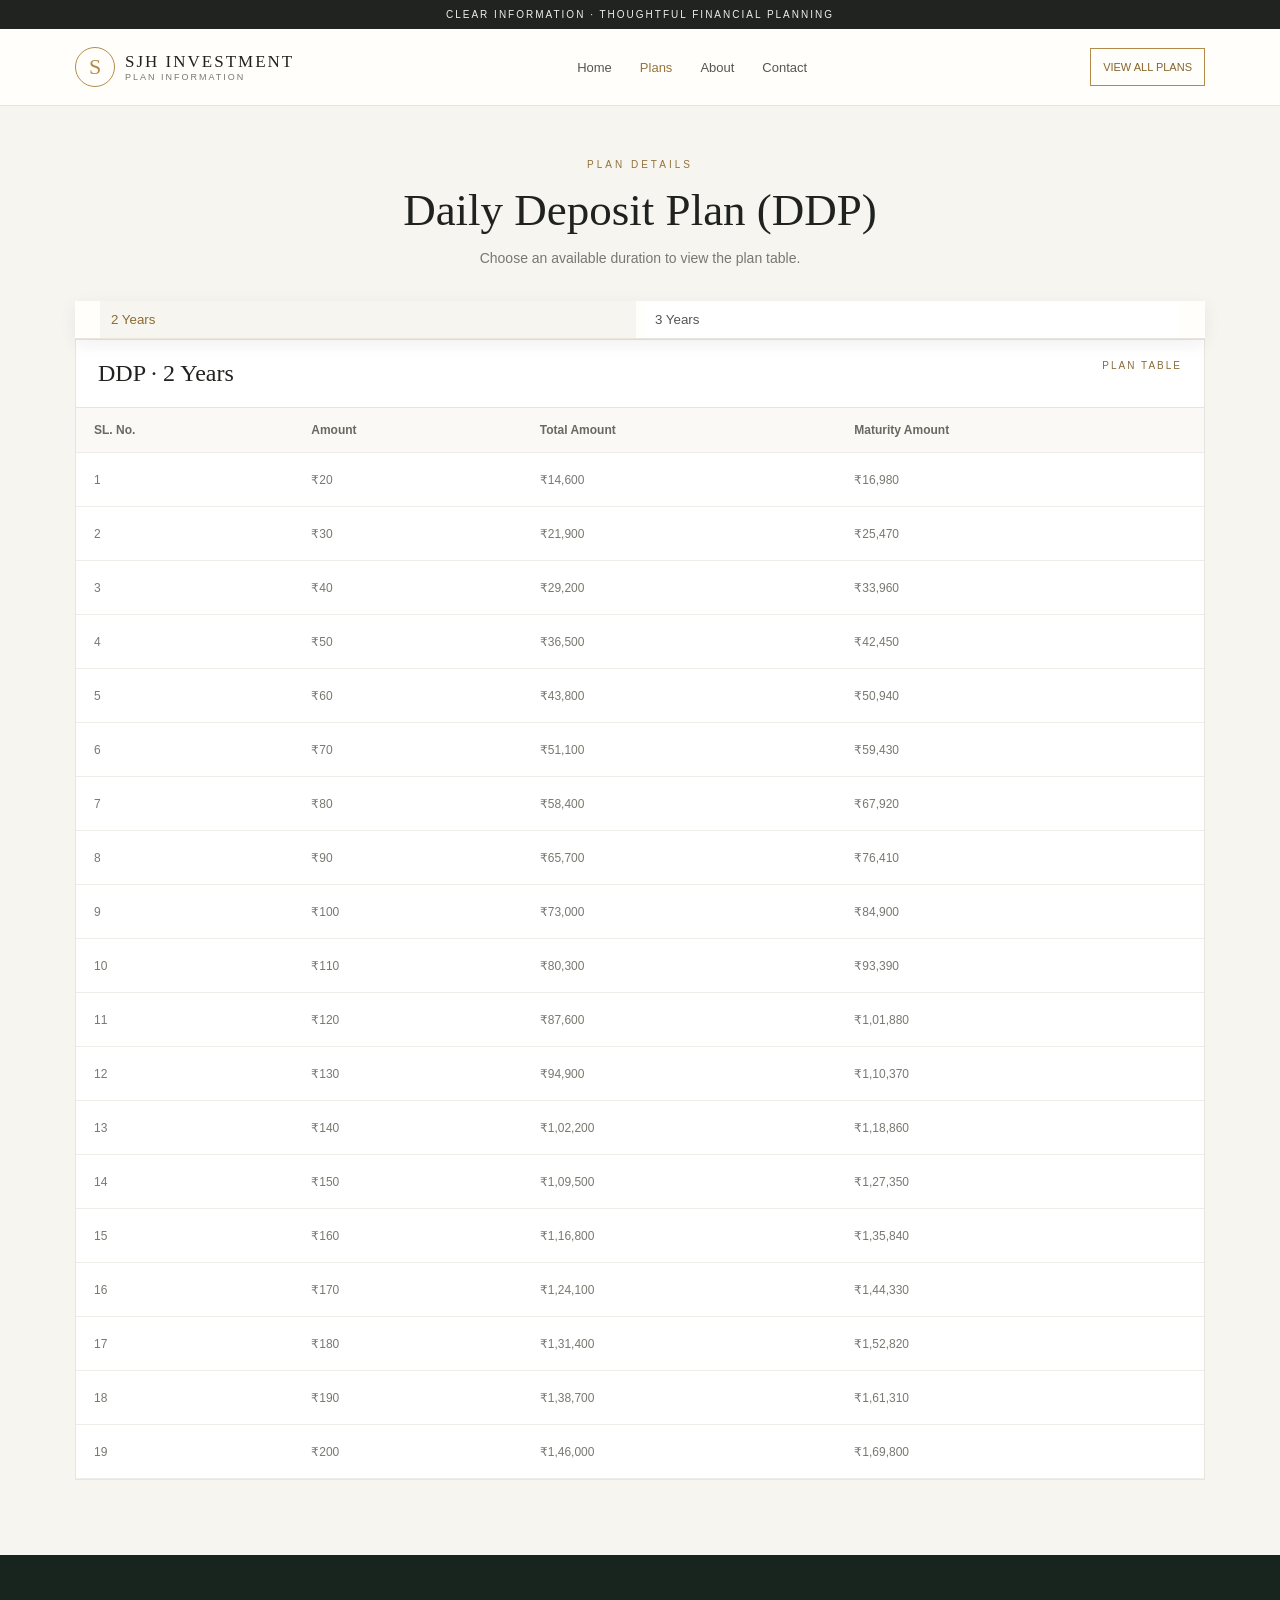
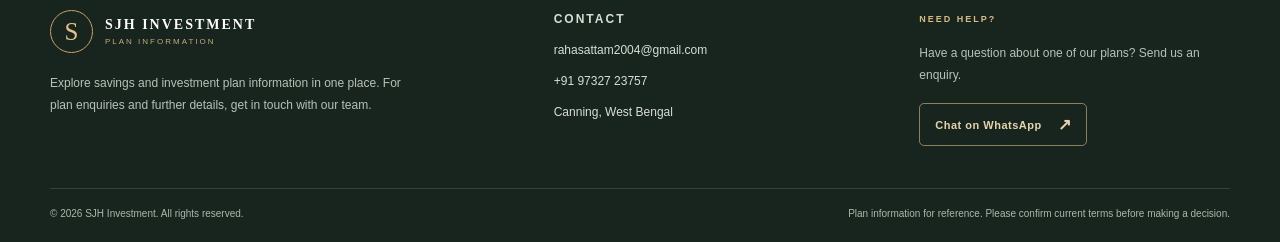
<file: ddp.html>
<!DOCTYPE html>
<html lang="en">

<head>
  <meta charset="utf-8" />
  <meta content="width=device-width,initial-scale=1" name="viewport" />
  <title>Daily Deposit Plan (DDP) | SJH Investment</title>
  <link href="assets/style.css" rel="stylesheet" />
</head>

<body>
  <div class="announcement">Clear information · Thoughtful financial planning</div>
  <header>
    <nav class="mainnav"><a class="brand" href="index.html"><span class="brand-mark">S</span><span><strong>SJH
            INVESTMENT</strong><small>PLAN INFORMATION</small></span></a>
      <div class="navlinks" id="navlinks"><a href="index.html">Home</a><a class="active" href="plans.html">Plans</a><a
          href="about.html">About</a><a href="contact.html">Contact</a></div><a class="nav-cta" href="plans.html">View
        all plans</a><button aria-label="Toggle navigation" class="menu" id="menu">☰</button>
    </nav>
  </header>
  <main>
    <section class="tables-area">
      <div class="tables-inner">
        <div class="section-head"><span class="eyebrow">Plan details</span>
          <h2>Daily Deposit Plan (DDP)</h2>
          <p>Choose an available duration to view the plan table.</p>
        </div>
        <div class="plan-tabs-wrap">
          <nav aria-label="Daily Deposit Plan (DDP) duration options" class="plan-tabs"><button
              class="duration-option active" data-target="ddp-2" type="button">2 Years</button><button
              class="duration-option" data-target="ddp-3" type="button">3 Years</button></nav>
        </div>
        <section class="table-block page-plan-panel" data-panel="ddp-2">
          <div class="table-title">
            <h2>DDP · 2 Years</h2><span>Plan table</span>
          </div>
          <div class="table-scroll">
            <table>
              <thead>
                <tr>
                  <th>SL. No.</th>
                  <th>Amount</th>
                  <th>Total Amount</th>
                  <th>Maturity Amount</th>
                </tr>
              </thead>
              <tbody>
                <tr>
                  <td>1</td>
                  <td>₹20</td>
                  <td>₹14,600</td>
                  <td>₹16,980</td>
                </tr>
                <tr>
                  <td>2</td>
                  <td>₹30</td>
                  <td>₹21,900</td>
                  <td>₹25,470</td>
                </tr>
                <tr>
                  <td>3</td>
                  <td>₹40</td>
                  <td>₹29,200</td>
                  <td>₹33,960</td>
                </tr>
                <tr>
                  <td>4</td>
                  <td>₹50</td>
                  <td>₹36,500</td>
                  <td>₹42,450</td>
                </tr>
                <tr>
                  <td>5</td>
                  <td>₹60</td>
                  <td>₹43,800</td>
                  <td>₹50,940</td>
                </tr>
                <tr>
                  <td>6</td>
                  <td>₹70</td>
                  <td>₹51,100</td>
                  <td>₹59,430</td>
                </tr>
                <tr>
                  <td>7</td>
                  <td>₹80</td>
                  <td>₹58,400</td>
                  <td>₹67,920</td>
                </tr>
                <tr>
                  <td>8</td>
                  <td>₹90</td>
                  <td>₹65,700</td>
                  <td>₹76,410</td>
                </tr>
                <tr>
                  <td>9</td>
                  <td>₹100</td>
                  <td>₹73,000</td>
                  <td>₹84,900</td>
                </tr>
                <tr>
                  <td>10</td>
                  <td>₹110</td>
                  <td>₹80,300</td>
                  <td>₹93,390</td>
                </tr>
                <tr>
                  <td>11</td>
                  <td>₹120</td>
                  <td>₹87,600</td>
                  <td>₹1,01,880</td>
                </tr>
                <tr>
                  <td>12</td>
                  <td>₹130</td>
                  <td>₹94,900</td>
                  <td>₹1,10,370</td>
                </tr>
                <tr>
                  <td>13</td>
                  <td>₹140</td>
                  <td>₹1,02,200</td>
                  <td>₹1,18,860</td>
                </tr>
                <tr>
                  <td>14</td>
                  <td>₹150</td>
                  <td>₹1,09,500</td>
                  <td>₹1,27,350</td>
                </tr>
                <tr>
                  <td>15</td>
                  <td>₹160</td>
                  <td>₹1,16,800</td>
                  <td>₹1,35,840</td>
                </tr>
                <tr>
                  <td>16</td>
                  <td>₹170</td>
                  <td>₹1,24,100</td>
                  <td>₹1,44,330</td>
                </tr>
                <tr>
                  <td>17</td>
                  <td>₹180</td>
                  <td>₹1,31,400</td>
                  <td>₹1,52,820</td>
                </tr>
                <tr>
                  <td>18</td>
                  <td>₹190</td>
                  <td>₹1,38,700</td>
                  <td>₹1,61,310</td>
                </tr>
                <tr>
                  <td>19</td>
                  <td>₹200</td>
                  <td>₹1,46,000</td>
                  <td>₹1,69,800</td>
                </tr>
              </tbody>
            </table>
          </div>
        </section>
        <section class="table-block page-plan-panel" data-panel="ddp-3" hidden="True">
          <div class="table-title">
            <h2>DDP · 3 Years</h2><span>Plan table</span>
          </div>
          <div class="table-scroll">
            <table>
              <thead>
                <tr>
                  <th>SL. No.</th>
                  <th>Amount</th>
                  <th>Total Amount</th>
                  <th>Maturity Amount</th>
                </tr>
              </thead>
              <tbody>
                <tr>
                  <td>1</td>
                  <td>₹20</td>
                  <td>₹21,900</td>
                  <td>₹26,660</td>
                </tr>
                <tr>
                  <td>2</td>
                  <td>₹30</td>
                  <td>₹32,850</td>
                  <td>₹39,990</td>
                </tr>
                <tr>
                  <td>3</td>
                  <td>₹40</td>
                  <td>₹43,800</td>
                  <td>₹53,320</td>
                </tr>
                <tr>
                  <td>4</td>
                  <td>₹50</td>
                  <td>₹54,750</td>
                  <td>₹66,650</td>
                </tr>
                <tr>
                  <td>5</td>
                  <td>₹60</td>
                  <td>₹65,700</td>
                  <td>₹79,980</td>
                </tr>
                <tr>
                  <td>6</td>
                  <td>₹70</td>
                  <td>₹76,650</td>
                  <td>₹93,310</td>
                </tr>
                <tr>
                  <td>7</td>
                  <td>₹80</td>
                  <td>₹87,600</td>
                  <td>₹1,06,640</td>
                </tr>
                <tr>
                  <td>8</td>
                  <td>₹90</td>
                  <td>₹98,550</td>
                  <td>₹1,19,970</td>
                </tr>
                <tr>
                  <td>9</td>
                  <td>₹100</td>
                  <td>₹1,09,500</td>
                  <td>₹1,33,300</td>
                </tr>
                <tr>
                  <td>10</td>
                  <td>₹110</td>
                  <td>₹1,20,450</td>
                  <td>₹1,46,630</td>
                </tr>
                <tr>
                  <td>11</td>
                  <td>₹120</td>
                  <td>₹1,31,400</td>
                  <td>₹1,59,960</td>
                </tr>
                <tr>
                  <td>12</td>
                  <td>₹130</td>
                  <td>₹1,42,350</td>
                  <td>₹1,73,290</td>
                </tr>
                <tr>
                  <td>13</td>
                  <td>₹140</td>
                  <td>₹1,53,300</td>
                  <td>₹1,86,620</td>
                </tr>
                <tr>
                  <td>14</td>
                  <td>₹150</td>
                  <td>₹1,64,250</td>
                  <td>₹1,99,950</td>
                </tr>
                <tr>
                  <td>15</td>
                  <td>₹160</td>
                  <td>₹1,75,200</td>
                  <td>₹2,13,280</td>
                </tr>
                <tr>
                  <td>16</td>
                  <td>₹170</td>
                  <td>₹1,86,150</td>
                  <td>₹2,26,610</td>
                </tr>
                <tr>
                  <td>17</td>
                  <td>₹180</td>
                  <td>₹1,97,100</td>
                  <td>₹2,39,940</td>
                </tr>
                <tr>
                  <td>18</td>
                  <td>₹190</td>
                  <td>₹2,08,050</td>
                  <td>₹2,53,270</td>
                </tr>
                <tr>
                  <td>19</td>
                  <td>₹200</td>
                  <td>₹2,19,000</td>
                  <td>₹2,66,600</td>
                </tr>
              </tbody>
            </table>
          </div>
        </section>
      </div>
    </section>
    <script>document.querySelectorAll('[data-target]').forEach(b => b.addEventListener('click', () => { document.querySelectorAll('[data-target]').forEach(x => x.classList.toggle('active', x === b)); document.querySelectorAll('.page-plan-panel').forEach(p => p.hidden = p.dataset.panel !== b.dataset.target); document.querySelectorAll('.page-plan-panel').forEach(p => p.hidden = p.dataset.panel !== b.dataset.target); }));</script>
  </main>
  <footer class="site-footer">
    <div class="footer-main">
      <div class="footer-brand">
        <a class="footer-logo" href="index.html"><span class="footer-mark">S</span><span><strong>SJH
              INVESTMENT</strong><small>PLAN INFORMATION</small></span></a>
        <p>Explore savings and investment plan information in one place. For plan enquiries and further details, get in
          touch with our team.</p>
      </div>
      <div class="footer-contact">
        <span class="footer-heading">CONTACT</span>
        <a href="mailto:rahasattam2004@gmail.com">rahasattam2004@gmail.com</a>
        <a href="tel:+919732723757">+91 97327 23757</a>
        <span>Canning, West Bengal</span>
      </div>
      <div class="footer-action">
        <span class="footer-heading">NEED HELP?</span>
        <p>Have a question about one of our plans? Send us an enquiry.</p>
        <a class="footer-whatsapp" href="https://wa.me/919732723757" target="_blank" rel="noopener">Chat on WhatsApp
          <span>↗</span></a>
      </div>
    </div>
    <div class="footer-bottom">
      <span>© <span class="footer-year"></span> SJH Investment. All rights reserved.</span>
      <span class="footer-note">Plan information for reference. Please confirm current terms before making a
        decision.</span>
    </div>
  </footer>
  <style>
    .site-footer {
      background: #17251e;
      color: #e9e8df;
      margin-top: 0;
      padding: 0 24px
    }

    .site-footer * {
      box-sizing: border-box
    }

    .footer-main {
      max-width: 1180px;
      margin: auto;
      padding: 55px 0 42px;
      display: grid;
      grid-template-columns: 1.3fr .9fr .9fr;
      gap: 55px
    }

    .footer-logo {
      display: inline-flex;
      align-items: center;
      gap: 12px;
      text-decoration: none;
      color: #fff
    }

    .footer-mark {
      width: 43px;
      height: 43px;
      border: 1px solid #c5a366;
      border-radius: 50%;
      display: grid;
      place-items: center;
      color: #dfc38a;
      font: 25px Georgia
    }

    .footer-logo strong {
      display: block;
      font: bold 14px Georgia;
      letter-spacing: 2px
    }

    .footer-logo small {
      display: block;
      color: #c4ad7c;
      font-size: 8px;
      letter-spacing: 2px;
      margin-top: 4px
    }

    .footer-brand p,
    .footer-action p {
      max-width: 360px;
      color: #b9c1b9;
      font-size: 12px;
      line-height: 1.85;
      margin: 19px 0 0
    }

    .footer-heading {
      display: block;
      color: #d8bc83;
      font-size: 9px;
      font-weight: 700;
      letter-spacing: 2px;
      margin: 4px 0 18px
    }

    .footer-contact a,
    .footer-contact span {
      display: block;
      color: #d8ded7;
      text-decoration: none;
      font-size: 12px;
      margin: 0 0 13px;
      line-height: 1.5
    }

    .footer-contact a:hover {
      color: #e4c98e
    }

    .footer-action p {
      margin: 0 0 17px
    }

    .footer-whatsapp {
      display: inline-flex;
      align-items: center;
      gap: 16px;
      padding: 11px 15px;
      border: 1px solid rgba(216, 188, 131, .6);
      border-radius: 5px;
      color: #e6d4ad;
      text-decoration: none;
      font-size: 11px;
      font-weight: 700;
      letter-spacing: .5px
    }

    .footer-whatsapp:hover {
      background: rgba(216, 188, 131, .1)
    }

    .footer-whatsapp span {
      font-size: 16px
    }

    .footer-bottom {
      max-width: 1180px;
      margin: auto;
      padding: 17px 0 20px;
      border-top: 1px solid rgba(255, 255, 255, .13);
      display: flex;
      justify-content: space-between;
      gap: 20px;
      color: #aeb7ad;
      font-size: 10px;
      line-height: 1.6
    }

    .footer-note {
      text-align: right;
      max-width: 520px
    }

    @media(max-width:700px) {
      .site-footer {
        padding: 0 19px
      }

      .footer-main {
        grid-template-columns: 1fr;
        gap: 28px;
        padding: 42px 0 30px
      }

      .footer-brand p {
        max-width: 100%
      }

      .footer-bottom {
        flex-direction: column;
        gap: 6px
      }

      .footer-note {
        text-align: left
      }
    }
  </style>
  <script>document.querySelectorAll('.footer-year').forEach(el => el.textContent = new Date().getFullYear());</script>
  <script src="assets/script.js"></script>
</body>

</html>
</file>
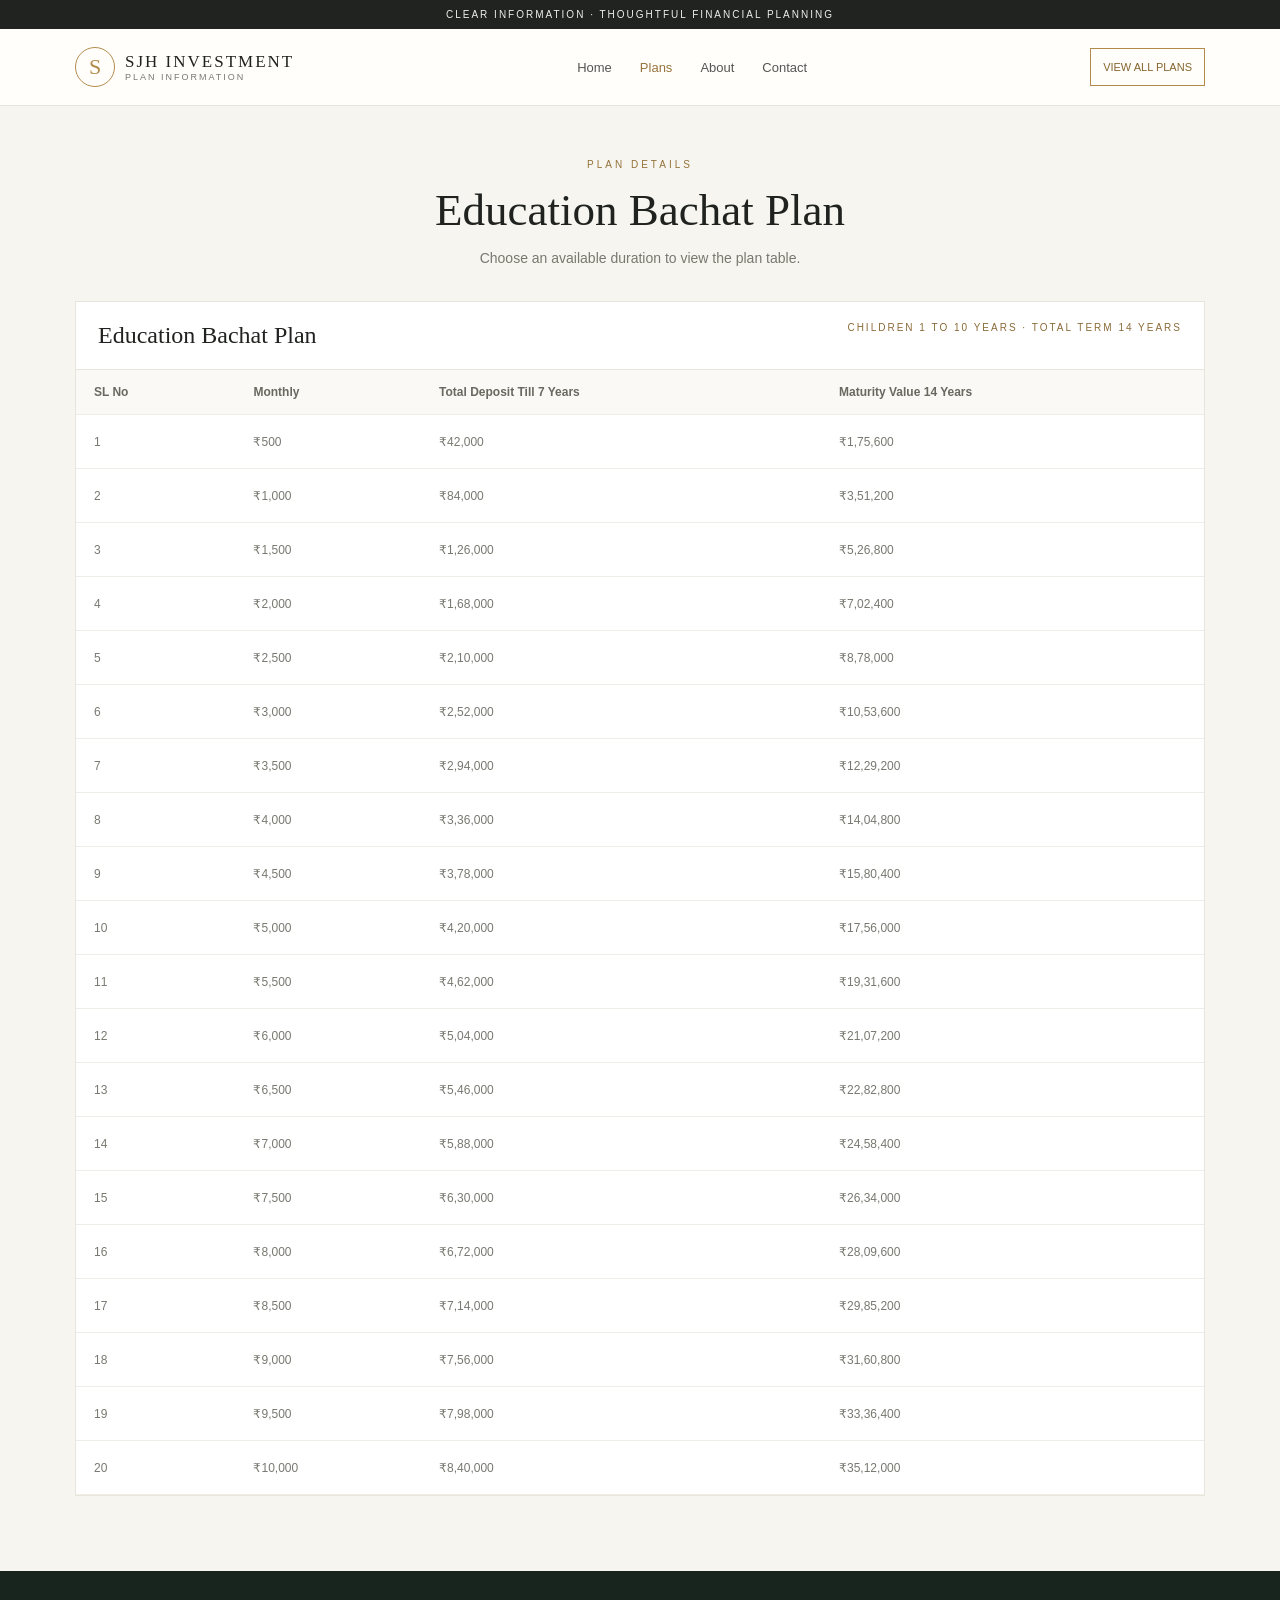
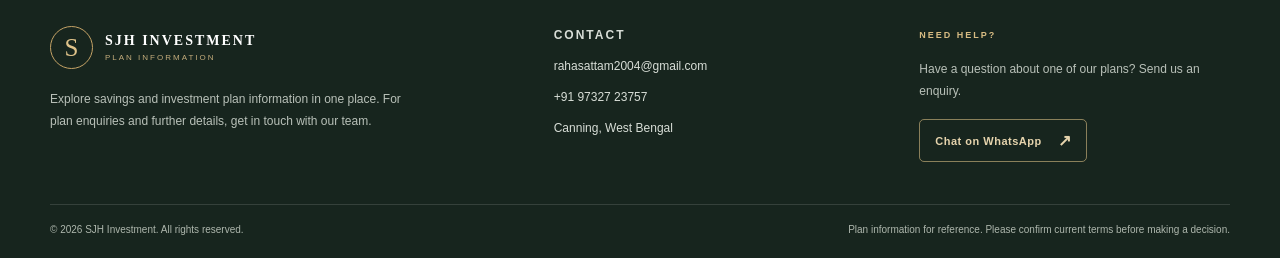
<file: education.html>
<!DOCTYPE html>
<html lang="en"><head><meta charset="utf-8"/><meta content="width=device-width,initial-scale=1" name="viewport"/><title>Education Bachat Plan | SJH Investment</title><link href="assets/style.css" rel="stylesheet"/></head><body><div class="announcement">Clear information · Thoughtful financial planning</div><header><nav class="mainnav"><a class="brand" href="index.html"><span class="brand-mark">S</span><span><strong>SJH INVESTMENT</strong><small>PLAN INFORMATION</small></span></a><div class="navlinks" id="navlinks"><a href="index.html">Home</a><a class="active" href="plans.html">Plans</a><a href="about.html">About</a><a href="contact.html">Contact</a></div><a class="nav-cta" href="plans.html">View all plans</a><button aria-label="Toggle navigation" class="menu" id="menu">☰</button></nav></header><main><section class="tables-area"><div class="tables-inner"><div class="section-head"><span class="eyebrow">Plan details</span><h2>Education Bachat Plan</h2><p>Choose an available duration to view the plan table.</p></div><section class="table-block" data-panel="education">
<div class="table-title">
<h2>Education Bachat Plan</h2><span>Children 1 to 10 Years · Total Term 14 Years</span>
</div>
<div class="table-scroll">
<table>
<thead>
<tr>
<th>SL No</th>
<th>Monthly</th>
<th>Total Deposit Till 7 Years</th>
<th>Maturity Value 14 Years</th>
</tr>
</thead>
<tbody>
<tr>
<td>1</td>
<td>₹500</td>
<td>₹42,000</td>
<td>₹1,75,600</td>
</tr>
<tr>
<td>2</td>
<td>₹1,000</td>
<td>₹84,000</td>
<td>₹3,51,200</td>
</tr>
<tr>
<td>3</td>
<td>₹1,500</td>
<td>₹1,26,000</td>
<td>₹5,26,800</td>
</tr>
<tr>
<td>4</td>
<td>₹2,000</td>
<td>₹1,68,000</td>
<td>₹7,02,400</td>
</tr>
<tr>
<td>5</td>
<td>₹2,500</td>
<td>₹2,10,000</td>
<td>₹8,78,000</td>
</tr>
<tr>
<td>6</td>
<td>₹3,000</td>
<td>₹2,52,000</td>
<td>₹10,53,600</td>
</tr>
<tr>
<td>7</td>
<td>₹3,500</td>
<td>₹2,94,000</td>
<td>₹12,29,200</td>
</tr>
<tr>
<td>8</td>
<td>₹4,000</td>
<td>₹3,36,000</td>
<td>₹14,04,800</td>
</tr>
<tr>
<td>9</td>
<td>₹4,500</td>
<td>₹3,78,000</td>
<td>₹15,80,400</td>
</tr>
<tr>
<td>10</td>
<td>₹5,000</td>
<td>₹4,20,000</td>
<td>₹17,56,000</td>
</tr>
<tr>
<td>11</td>
<td>₹5,500</td>
<td>₹4,62,000</td>
<td>₹19,31,600</td>
</tr>
<tr>
<td>12</td>
<td>₹6,000</td>
<td>₹5,04,000</td>
<td>₹21,07,200</td>
</tr>
<tr>
<td>13</td>
<td>₹6,500</td>
<td>₹5,46,000</td>
<td>₹22,82,800</td>
</tr>
<tr>
<td>14</td>
<td>₹7,000</td>
<td>₹5,88,000</td>
<td>₹24,58,400</td>
</tr>
<tr>
<td>15</td>
<td>₹7,500</td>
<td>₹6,30,000</td>
<td>₹26,34,000</td>
</tr>
<tr>
<td>16</td>
<td>₹8,000</td>
<td>₹6,72,000</td>
<td>₹28,09,600</td>
</tr>
<tr>
<td>17</td>
<td>₹8,500</td>
<td>₹7,14,000</td>
<td>₹29,85,200</td>
</tr>
<tr>
<td>18</td>
<td>₹9,000</td>
<td>₹7,56,000</td>
<td>₹31,60,800</td>
</tr>
<tr>
<td>19</td>
<td>₹9,500</td>
<td>₹7,98,000</td>
<td>₹33,36,400</td>
</tr>
<tr>
<td>20</td>
<td>₹10,000</td>
<td>₹8,40,000</td>
<td>₹35,12,000</td>
</tr>
</tbody>
</table>
</div>
</section></div></section></main><footer class="site-footer">
  <div class="footer-main">
    <div class="footer-brand">
      <a class="footer-logo" href="index.html"><span class="footer-mark">S</span><span><strong>SJH INVESTMENT</strong><small>PLAN INFORMATION</small></span></a>
      <p>Explore savings and investment plan information in one place. For plan enquiries and further details, get in touch with our team.</p>
    </div>
    <div class="footer-contact">
      <span class="footer-heading">CONTACT</span>
      <a href="mailto:rahasattam2004@gmail.com">rahasattam2004@gmail.com</a>
      <a href="tel:+919732723757">+91 97327 23757</a>
      <span>Canning, West Bengal</span>
    </div>
    <div class="footer-action">
      <span class="footer-heading">NEED HELP?</span>
      <p>Have a question about one of our plans? Send us an enquiry.</p>
      <a class="footer-whatsapp" href="https://wa.me/919732723757" target="_blank" rel="noopener">Chat on WhatsApp <span>↗</span></a>
    </div>
  </div>
  <div class="footer-bottom">
    <span>© <span class="footer-year"></span> SJH Investment. All rights reserved.</span>
    <span class="footer-note">Plan information for reference. Please confirm current terms before making a decision.</span>
  </div>
</footer>
<style>
.site-footer{background:#17251e;color:#e9e8df;margin-top:0;padding:0 24px}
.site-footer *{box-sizing:border-box}
.footer-main{max-width:1180px;margin:auto;padding:55px 0 42px;display:grid;grid-template-columns:1.3fr .9fr .9fr;gap:55px}
.footer-logo{display:inline-flex;align-items:center;gap:12px;text-decoration:none;color:#fff}
.footer-mark{width:43px;height:43px;border:1px solid #c5a366;border-radius:50%;display:grid;place-items:center;color:#dfc38a;font:25px Georgia}
.footer-logo strong{display:block;font: bold 14px Georgia;letter-spacing:2px}
.footer-logo small{display:block;color:#c4ad7c;font-size:8px;letter-spacing:2px;margin-top:4px}
.footer-brand p,.footer-action p{max-width:360px;color:#b9c1b9;font-size:12px;line-height:1.85;margin:19px 0 0}
.footer-heading{display:block;color:#d8bc83;font-size:9px;font-weight:700;letter-spacing:2px;margin:4px 0 18px}
.footer-contact a,.footer-contact span{display:block;color:#d8ded7;text-decoration:none;font-size:12px;margin:0 0 13px;line-height:1.5}
.footer-contact a:hover{color:#e4c98e}
.footer-action p{margin:0 0 17px}
.footer-whatsapp{display:inline-flex;align-items:center;gap:16px;padding:11px 15px;border:1px solid rgba(216,188,131,.6);border-radius:5px;color:#e6d4ad;text-decoration:none;font-size:11px;font-weight:700;letter-spacing:.5px}
.footer-whatsapp:hover{background:rgba(216,188,131,.1)}
.footer-whatsapp span{font-size:16px}
.footer-bottom{max-width:1180px;margin:auto;padding:17px 0 20px;border-top:1px solid rgba(255,255,255,.13);display:flex;justify-content:space-between;gap:20px;color:#aeb7ad;font-size:10px;line-height:1.6}
.footer-note{text-align:right;max-width:520px}
@media(max-width:700px){.site-footer{padding:0 19px}.footer-main{grid-template-columns:1fr;gap:28px;padding:42px 0 30px}.footer-brand p{max-width:100%}.footer-bottom{flex-direction:column;gap:6px}.footer-note{text-align:left}}
</style>
<script>document.querySelectorAll('.footer-year').forEach(el=>el.textContent=new Date().getFullYear());</script><script src="assets/script.js"></script></body></html>
</file>
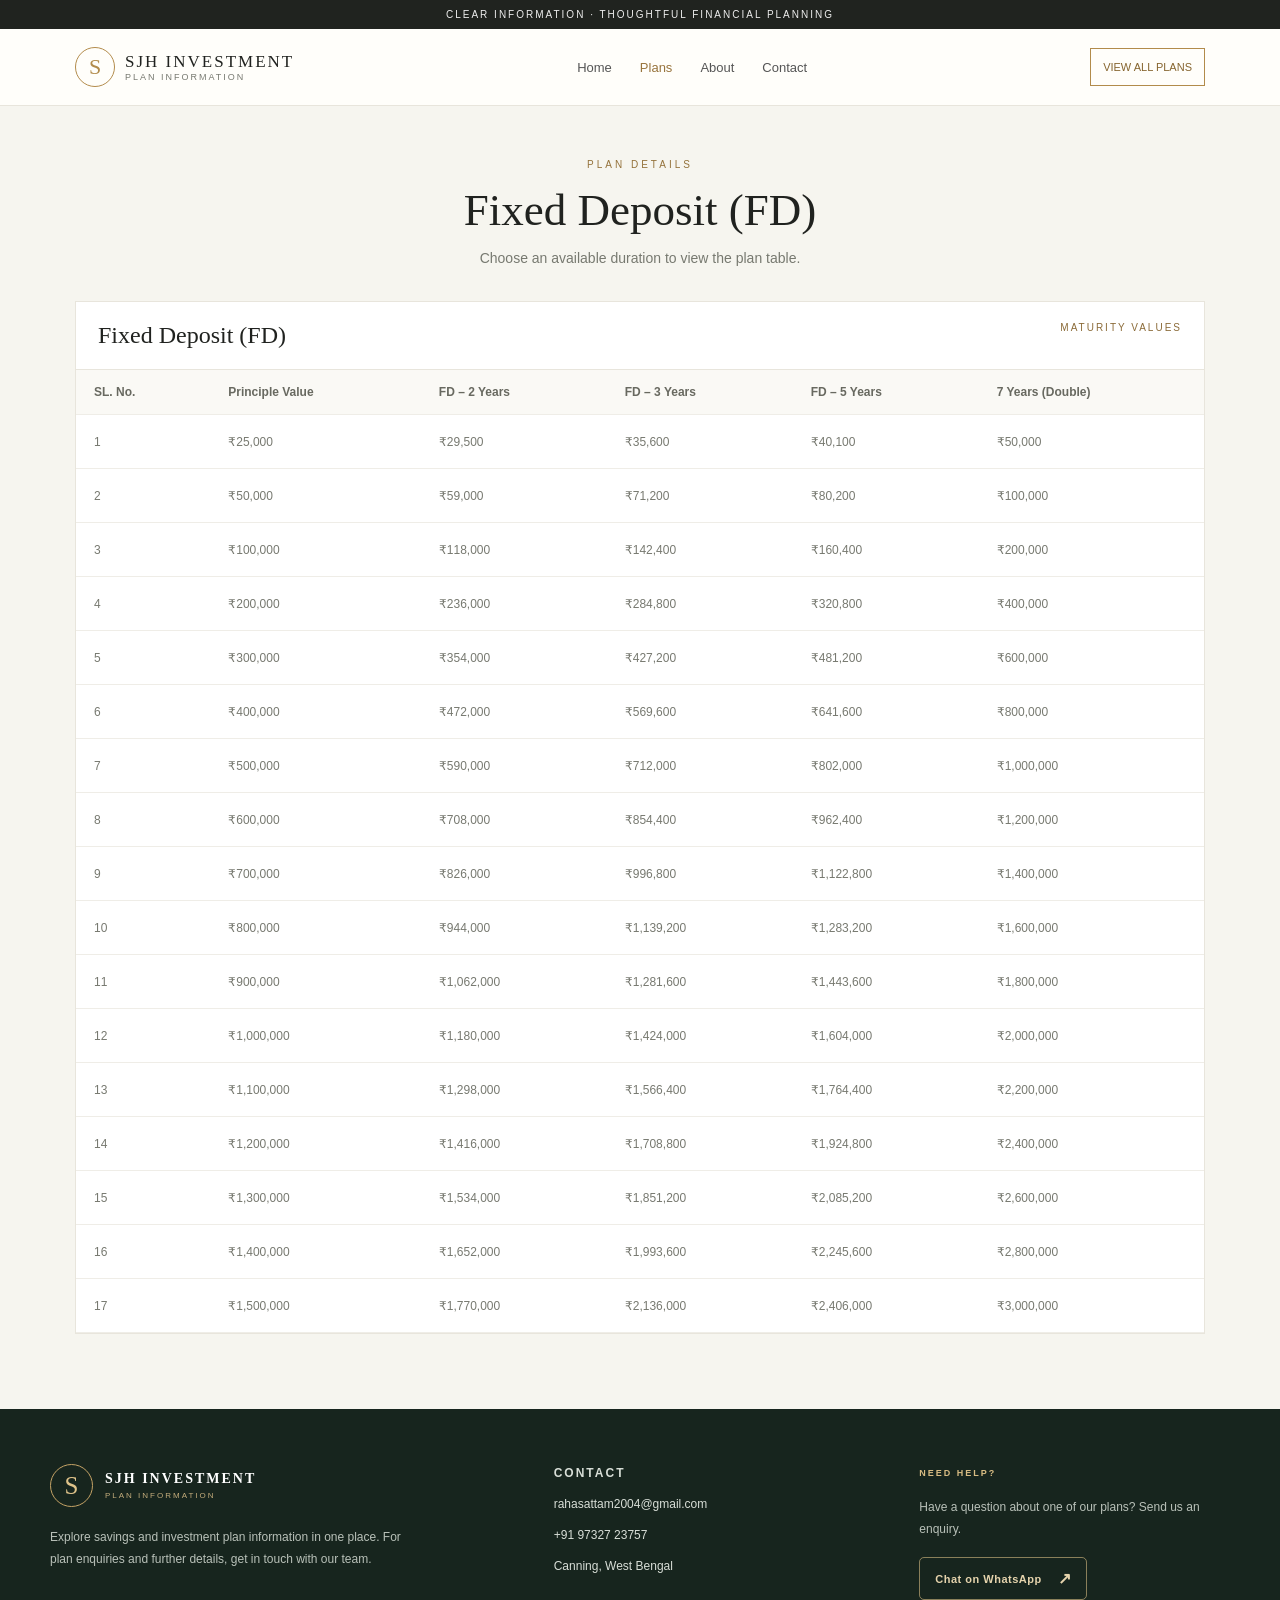
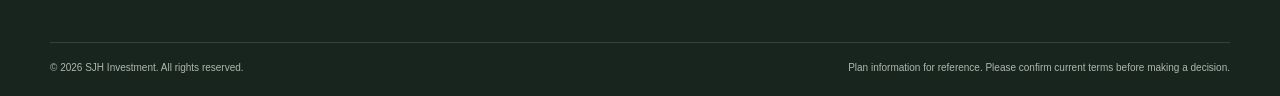
<file: fd.html>
<!DOCTYPE html>
<html lang="en"><head><meta charset="utf-8"/><meta content="width=device-width,initial-scale=1" name="viewport"/><title>Fixed Deposit (FD) | SJH Investment</title><link href="assets/style.css" rel="stylesheet"/></head><body><div class="announcement">Clear information · Thoughtful financial planning</div><header><nav class="mainnav"><a class="brand" href="index.html"><span class="brand-mark">S</span><span><strong>SJH INVESTMENT</strong><small>PLAN INFORMATION</small></span></a><div class="navlinks" id="navlinks"><a href="index.html">Home</a><a class="active" href="plans.html">Plans</a><a href="about.html">About</a><a href="contact.html">Contact</a></div><a class="nav-cta" href="plans.html">View all plans</a><button aria-label="Toggle navigation" class="menu" id="menu">☰</button></nav></header><main><section class="tables-area"><div class="tables-inner"><div class="section-head"><span class="eyebrow">Plan details</span><h2>Fixed Deposit (FD)</h2><p>Choose an available duration to view the plan table.</p></div><section class="table-block" data-panel="fd">
<div class="table-title">
<h2>Fixed Deposit (FD)</h2><span>Maturity values</span>
</div>
<div class="table-scroll">
<table>
<thead>
<tr>
<th>SL. No.</th>
<th>Principle Value</th>
<th>FD – 2 Years</th>
<th>FD – 3 Years</th>
<th>FD – 5 Years</th>
<th>7 Years (Double)</th>
</tr>
</thead>
<tbody>
<tr>
<td>1</td>
<td>₹25,000</td>
<td>₹29,500</td>
<td>₹35,600</td>
<td>₹40,100</td>
<td>₹50,000</td>
</tr>
<tr>
<td>2</td>
<td>₹50,000</td>
<td>₹59,000</td>
<td>₹71,200</td>
<td>₹80,200</td>
<td>₹100,000</td>
</tr>
<tr>
<td>3</td>
<td>₹100,000</td>
<td>₹118,000</td>
<td>₹142,400</td>
<td>₹160,400</td>
<td>₹200,000</td>
</tr>
<tr>
<td>4</td>
<td>₹200,000</td>
<td>₹236,000</td>
<td>₹284,800</td>
<td>₹320,800</td>
<td>₹400,000</td>
</tr>
<tr>
<td>5</td>
<td>₹300,000</td>
<td>₹354,000</td>
<td>₹427,200</td>
<td>₹481,200</td>
<td>₹600,000</td>
</tr>
<tr>
<td>6</td>
<td>₹400,000</td>
<td>₹472,000</td>
<td>₹569,600</td>
<td>₹641,600</td>
<td>₹800,000</td>
</tr>
<tr>
<td>7</td>
<td>₹500,000</td>
<td>₹590,000</td>
<td>₹712,000</td>
<td>₹802,000</td>
<td>₹1,000,000</td>
</tr>
<tr>
<td>8</td>
<td>₹600,000</td>
<td>₹708,000</td>
<td>₹854,400</td>
<td>₹962,400</td>
<td>₹1,200,000</td>
</tr>
<tr>
<td>9</td>
<td>₹700,000</td>
<td>₹826,000</td>
<td>₹996,800</td>
<td>₹1,122,800</td>
<td>₹1,400,000</td>
</tr>
<tr>
<td>10</td>
<td>₹800,000</td>
<td>₹944,000</td>
<td>₹1,139,200</td>
<td>₹1,283,200</td>
<td>₹1,600,000</td>
</tr>
<tr>
<td>11</td>
<td>₹900,000</td>
<td>₹1,062,000</td>
<td>₹1,281,600</td>
<td>₹1,443,600</td>
<td>₹1,800,000</td>
</tr>
<tr>
<td>12</td>
<td>₹1,000,000</td>
<td>₹1,180,000</td>
<td>₹1,424,000</td>
<td>₹1,604,000</td>
<td>₹2,000,000</td>
</tr>
<tr>
<td>13</td>
<td>₹1,100,000</td>
<td>₹1,298,000</td>
<td>₹1,566,400</td>
<td>₹1,764,400</td>
<td>₹2,200,000</td>
</tr>
<tr>
<td>14</td>
<td>₹1,200,000</td>
<td>₹1,416,000</td>
<td>₹1,708,800</td>
<td>₹1,924,800</td>
<td>₹2,400,000</td>
</tr>
<tr>
<td>15</td>
<td>₹1,300,000</td>
<td>₹1,534,000</td>
<td>₹1,851,200</td>
<td>₹2,085,200</td>
<td>₹2,600,000</td>
</tr>
<tr>
<td>16</td>
<td>₹1,400,000</td>
<td>₹1,652,000</td>
<td>₹1,993,600</td>
<td>₹2,245,600</td>
<td>₹2,800,000</td>
</tr>
<tr>
<td>17</td>
<td>₹1,500,000</td>
<td>₹1,770,000</td>
<td>₹2,136,000</td>
<td>₹2,406,000</td>
<td>₹3,000,000</td>
</tr>
</tbody>
</table>
</div>
</section></div></section></main><footer class="site-footer">
  <div class="footer-main">
    <div class="footer-brand">
      <a class="footer-logo" href="index.html"><span class="footer-mark">S</span><span><strong>SJH INVESTMENT</strong><small>PLAN INFORMATION</small></span></a>
      <p>Explore savings and investment plan information in one place. For plan enquiries and further details, get in touch with our team.</p>
    </div>
    <div class="footer-contact">
      <span class="footer-heading">CONTACT</span>
      <a href="mailto:rahasattam2004@gmail.com">rahasattam2004@gmail.com</a>
      <a href="tel:+919732723757">+91 97327 23757</a>
      <span>Canning, West Bengal</span>
    </div>
    <div class="footer-action">
      <span class="footer-heading">NEED HELP?</span>
      <p>Have a question about one of our plans? Send us an enquiry.</p>
      <a class="footer-whatsapp" href="https://wa.me/919732723757" target="_blank" rel="noopener">Chat on WhatsApp <span>↗</span></a>
    </div>
  </div>
  <div class="footer-bottom">
    <span>© <span class="footer-year"></span> SJH Investment. All rights reserved.</span>
    <span class="footer-note">Plan information for reference. Please confirm current terms before making a decision.</span>
  </div>
</footer>
<style>
.site-footer{background:#17251e;color:#e9e8df;margin-top:0;padding:0 24px}
.site-footer *{box-sizing:border-box}
.footer-main{max-width:1180px;margin:auto;padding:55px 0 42px;display:grid;grid-template-columns:1.3fr .9fr .9fr;gap:55px}
.footer-logo{display:inline-flex;align-items:center;gap:12px;text-decoration:none;color:#fff}
.footer-mark{width:43px;height:43px;border:1px solid #c5a366;border-radius:50%;display:grid;place-items:center;color:#dfc38a;font:25px Georgia}
.footer-logo strong{display:block;font: bold 14px Georgia;letter-spacing:2px}
.footer-logo small{display:block;color:#c4ad7c;font-size:8px;letter-spacing:2px;margin-top:4px}
.footer-brand p,.footer-action p{max-width:360px;color:#b9c1b9;font-size:12px;line-height:1.85;margin:19px 0 0}
.footer-heading{display:block;color:#d8bc83;font-size:9px;font-weight:700;letter-spacing:2px;margin:4px 0 18px}
.footer-contact a,.footer-contact span{display:block;color:#d8ded7;text-decoration:none;font-size:12px;margin:0 0 13px;line-height:1.5}
.footer-contact a:hover{color:#e4c98e}
.footer-action p{margin:0 0 17px}
.footer-whatsapp{display:inline-flex;align-items:center;gap:16px;padding:11px 15px;border:1px solid rgba(216,188,131,.6);border-radius:5px;color:#e6d4ad;text-decoration:none;font-size:11px;font-weight:700;letter-spacing:.5px}
.footer-whatsapp:hover{background:rgba(216,188,131,.1)}
.footer-whatsapp span{font-size:16px}
.footer-bottom{max-width:1180px;margin:auto;padding:17px 0 20px;border-top:1px solid rgba(255,255,255,.13);display:flex;justify-content:space-between;gap:20px;color:#aeb7ad;font-size:10px;line-height:1.6}
.footer-note{text-align:right;max-width:520px}
@media(max-width:700px){.site-footer{padding:0 19px}.footer-main{grid-template-columns:1fr;gap:28px;padding:42px 0 30px}.footer-brand p{max-width:100%}.footer-bottom{flex-direction:column;gap:6px}.footer-note{text-align:left}}
</style>
<script>document.querySelectorAll('.footer-year').forEach(el=>el.textContent=new Date().getFullYear());</script><script src="assets/script.js"></script></body></html>
</file>
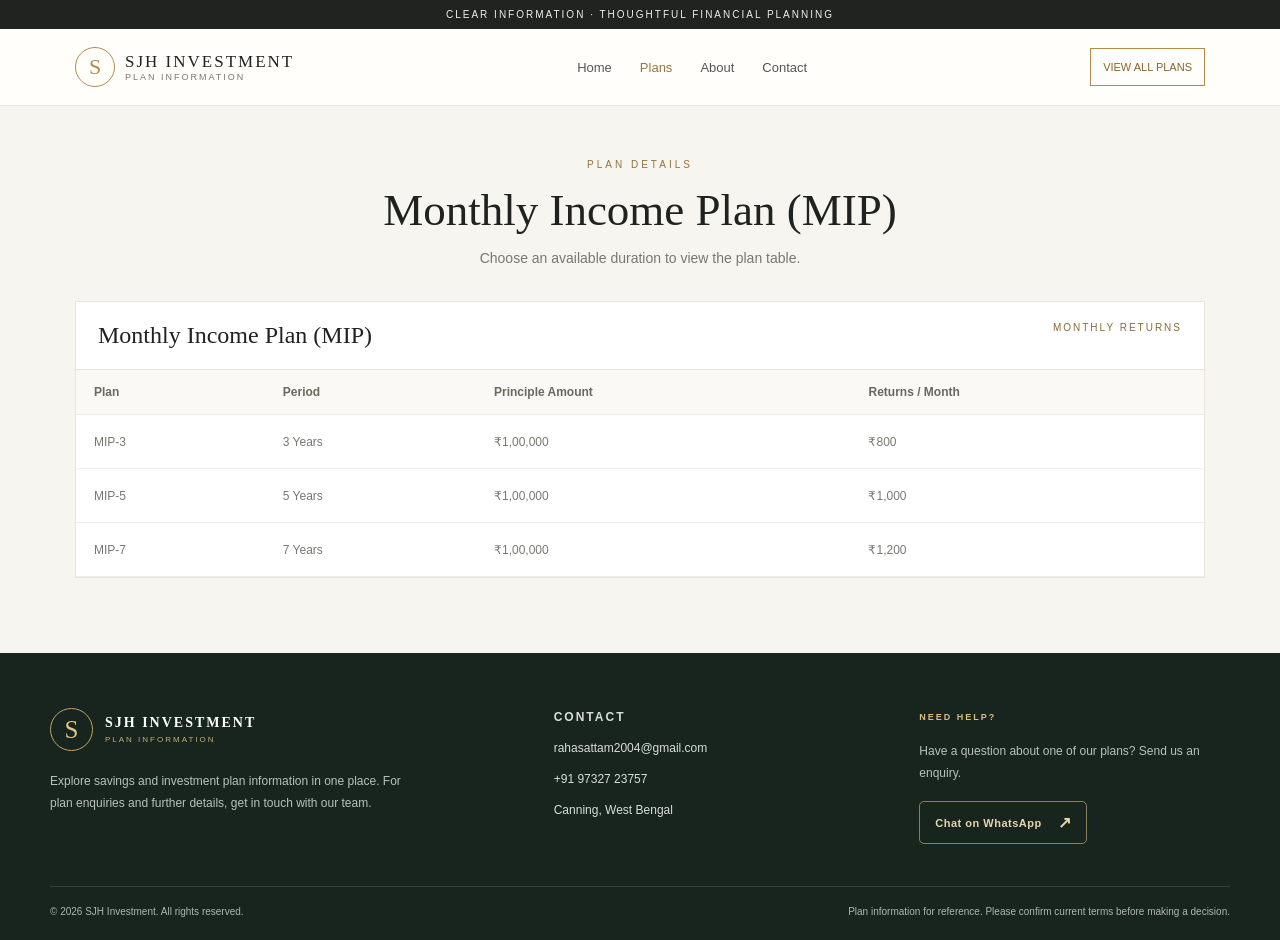
<file: mip.html>
<!DOCTYPE html>
<html lang="en"><head><meta charset="utf-8"/><meta content="width=device-width,initial-scale=1" name="viewport"/><title>Monthly Income Plan (MIP) | SJH Investment</title><link href="assets/style.css" rel="stylesheet"/></head><body><div class="announcement">Clear information · Thoughtful financial planning</div><header><nav class="mainnav"><a class="brand" href="index.html"><span class="brand-mark">S</span><span><strong>SJH INVESTMENT</strong><small>PLAN INFORMATION</small></span></a><div class="navlinks" id="navlinks"><a href="index.html">Home</a><a class="active" href="plans.html">Plans</a><a href="about.html">About</a><a href="contact.html">Contact</a></div><a class="nav-cta" href="plans.html">View all plans</a><button aria-label="Toggle navigation" class="menu" id="menu">☰</button></nav></header><main><section class="tables-area"><div class="tables-inner"><div class="section-head"><span class="eyebrow">Plan details</span><h2>Monthly Income Plan (MIP)</h2><p>Choose an available duration to view the plan table.</p></div><section class="table-block" data-panel="mip">
<div class="table-title">
<h2>Monthly Income Plan (MIP)</h2><span>Monthly returns</span>
</div>
<div class="table-scroll">
<table>
<thead>
<tr>
<th>Plan</th>
<th>Period</th>
<th>Principle Amount</th>
<th>Returns / Month</th>
</tr>
</thead>
<tbody>
<tr>
<td>MIP-3</td>
<td>3 Years</td>
<td>₹1,00,000</td>
<td>₹800</td>
</tr>
<tr>
<td>MIP-5</td>
<td>5 Years</td>
<td>₹1,00,000</td>
<td>₹1,000</td>
</tr>
<tr>
<td>MIP-7</td>
<td>7 Years</td>
<td>₹1,00,000</td>
<td>₹1,200</td>
</tr>
</tbody>
</table>
</div>
</section></div></section></main><footer class="site-footer">
  <div class="footer-main">
    <div class="footer-brand">
      <a class="footer-logo" href="index.html"><span class="footer-mark">S</span><span><strong>SJH INVESTMENT</strong><small>PLAN INFORMATION</small></span></a>
      <p>Explore savings and investment plan information in one place. For plan enquiries and further details, get in touch with our team.</p>
    </div>
    <div class="footer-contact">
      <span class="footer-heading">CONTACT</span>
      <a href="mailto:rahasattam2004@gmail.com">rahasattam2004@gmail.com</a>
      <a href="tel:+919732723757">+91 97327 23757</a>
      <span>Canning, West Bengal</span>
    </div>
    <div class="footer-action">
      <span class="footer-heading">NEED HELP?</span>
      <p>Have a question about one of our plans? Send us an enquiry.</p>
      <a class="footer-whatsapp" href="https://wa.me/919732723757" target="_blank" rel="noopener">Chat on WhatsApp <span>↗</span></a>
    </div>
  </div>
  <div class="footer-bottom">
    <span>© <span class="footer-year"></span> SJH Investment. All rights reserved.</span>
    <span class="footer-note">Plan information for reference. Please confirm current terms before making a decision.</span>
  </div>
</footer>
<style>
.site-footer{background:#17251e;color:#e9e8df;margin-top:0;padding:0 24px}
.site-footer *{box-sizing:border-box}
.footer-main{max-width:1180px;margin:auto;padding:55px 0 42px;display:grid;grid-template-columns:1.3fr .9fr .9fr;gap:55px}
.footer-logo{display:inline-flex;align-items:center;gap:12px;text-decoration:none;color:#fff}
.footer-mark{width:43px;height:43px;border:1px solid #c5a366;border-radius:50%;display:grid;place-items:center;color:#dfc38a;font:25px Georgia}
.footer-logo strong{display:block;font: bold 14px Georgia;letter-spacing:2px}
.footer-logo small{display:block;color:#c4ad7c;font-size:8px;letter-spacing:2px;margin-top:4px}
.footer-brand p,.footer-action p{max-width:360px;color:#b9c1b9;font-size:12px;line-height:1.85;margin:19px 0 0}
.footer-heading{display:block;color:#d8bc83;font-size:9px;font-weight:700;letter-spacing:2px;margin:4px 0 18px}
.footer-contact a,.footer-contact span{display:block;color:#d8ded7;text-decoration:none;font-size:12px;margin:0 0 13px;line-height:1.5}
.footer-contact a:hover{color:#e4c98e}
.footer-action p{margin:0 0 17px}
.footer-whatsapp{display:inline-flex;align-items:center;gap:16px;padding:11px 15px;border:1px solid rgba(216,188,131,.6);border-radius:5px;color:#e6d4ad;text-decoration:none;font-size:11px;font-weight:700;letter-spacing:.5px}
.footer-whatsapp:hover{background:rgba(216,188,131,.1)}
.footer-whatsapp span{font-size:16px}
.footer-bottom{max-width:1180px;margin:auto;padding:17px 0 20px;border-top:1px solid rgba(255,255,255,.13);display:flex;justify-content:space-between;gap:20px;color:#aeb7ad;font-size:10px;line-height:1.6}
.footer-note{text-align:right;max-width:520px}
@media(max-width:700px){.site-footer{padding:0 19px}.footer-main{grid-template-columns:1fr;gap:28px;padding:42px 0 30px}.footer-brand p{max-width:100%}.footer-bottom{flex-direction:column;gap:6px}.footer-note{text-align:left}}
</style>
<script>document.querySelectorAll('.footer-year').forEach(el=>el.textContent=new Date().getFullYear());</script><script src="assets/script.js"></script></body></html>
</file>
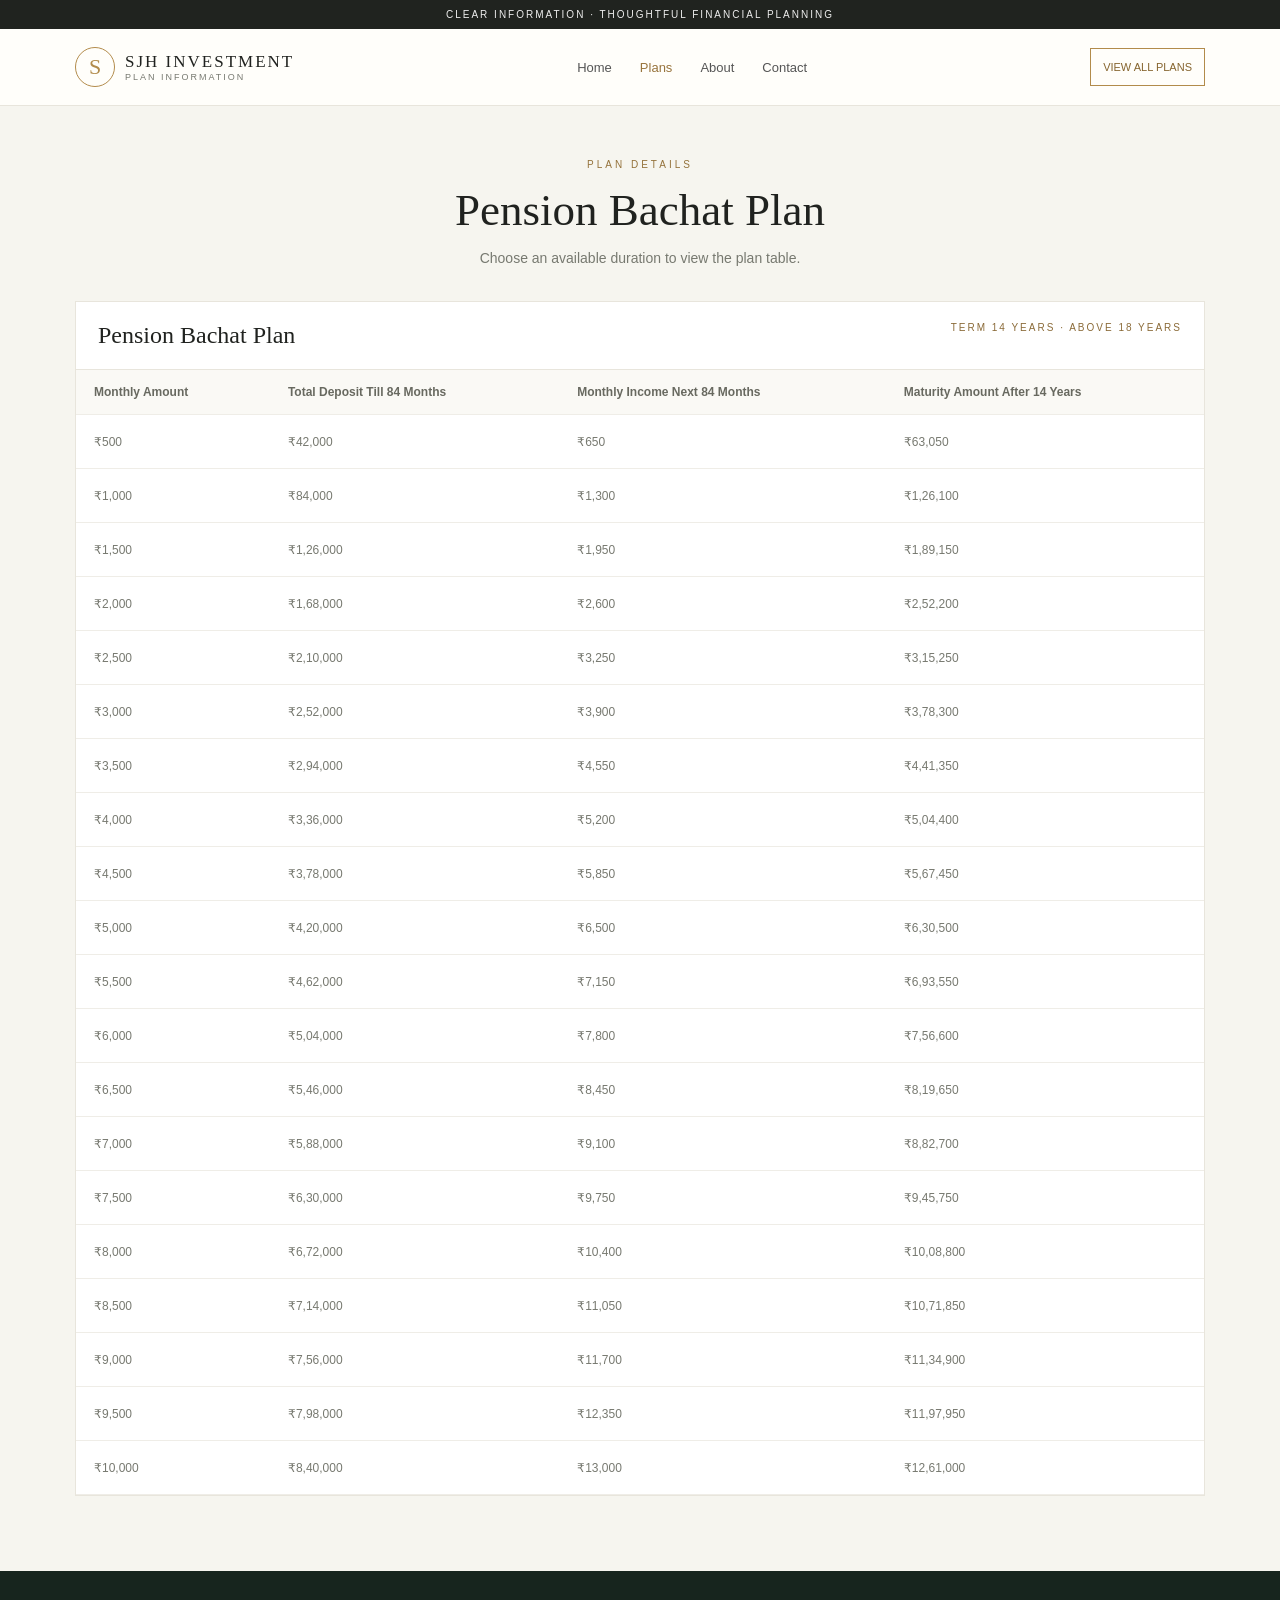
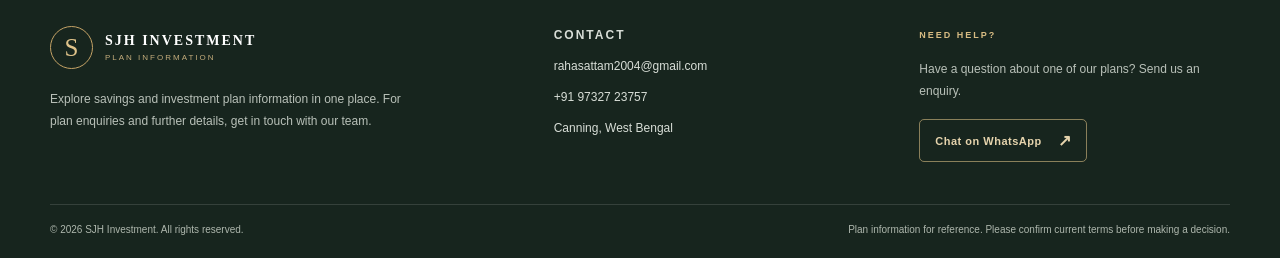
<file: pension.html>
<!DOCTYPE html>
<html lang="en"><head><meta charset="utf-8"/><meta content="width=device-width,initial-scale=1" name="viewport"/><title>Pension Bachat Plan | SJH Investment</title><link href="assets/style.css" rel="stylesheet"/></head><body><div class="announcement">Clear information · Thoughtful financial planning</div><header><nav class="mainnav"><a class="brand" href="index.html"><span class="brand-mark">S</span><span><strong>SJH INVESTMENT</strong><small>PLAN INFORMATION</small></span></a><div class="navlinks" id="navlinks"><a href="index.html">Home</a><a class="active" href="plans.html">Plans</a><a href="about.html">About</a><a href="contact.html">Contact</a></div><a class="nav-cta" href="plans.html">View all plans</a><button aria-label="Toggle navigation" class="menu" id="menu">☰</button></nav></header><main><section class="tables-area"><div class="tables-inner"><div class="section-head"><span class="eyebrow">Plan details</span><h2>Pension Bachat Plan</h2><p>Choose an available duration to view the plan table.</p></div><section class="table-block" data-panel="pension">
<div class="table-title">
<h2>Pension Bachat Plan</h2><span>Term 14 Years · Above 18 Years</span>
</div>
<div class="table-scroll">
<table>
<thead>
<tr>
<th>Monthly Amount</th>
<th>Total Deposit Till 84 Months</th>
<th>Monthly Income Next 84 Months</th>
<th>Maturity Amount After 14 Years</th>
</tr>
</thead>
<tbody>
<tr>
<td>₹500</td>
<td>₹42,000</td>
<td>₹650</td>
<td>₹63,050</td>
</tr>
<tr>
<td>₹1,000</td>
<td>₹84,000</td>
<td>₹1,300</td>
<td>₹1,26,100</td>
</tr>
<tr>
<td>₹1,500</td>
<td>₹1,26,000</td>
<td>₹1,950</td>
<td>₹1,89,150</td>
</tr>
<tr>
<td>₹2,000</td>
<td>₹1,68,000</td>
<td>₹2,600</td>
<td>₹2,52,200</td>
</tr>
<tr>
<td>₹2,500</td>
<td>₹2,10,000</td>
<td>₹3,250</td>
<td>₹3,15,250</td>
</tr>
<tr>
<td>₹3,000</td>
<td>₹2,52,000</td>
<td>₹3,900</td>
<td>₹3,78,300</td>
</tr>
<tr>
<td>₹3,500</td>
<td>₹2,94,000</td>
<td>₹4,550</td>
<td>₹4,41,350</td>
</tr>
<tr>
<td>₹4,000</td>
<td>₹3,36,000</td>
<td>₹5,200</td>
<td>₹5,04,400</td>
</tr>
<tr>
<td>₹4,500</td>
<td>₹3,78,000</td>
<td>₹5,850</td>
<td>₹5,67,450</td>
</tr>
<tr>
<td>₹5,000</td>
<td>₹4,20,000</td>
<td>₹6,500</td>
<td>₹6,30,500</td>
</tr>
<tr>
<td>₹5,500</td>
<td>₹4,62,000</td>
<td>₹7,150</td>
<td>₹6,93,550</td>
</tr>
<tr>
<td>₹6,000</td>
<td>₹5,04,000</td>
<td>₹7,800</td>
<td>₹7,56,600</td>
</tr>
<tr>
<td>₹6,500</td>
<td>₹5,46,000</td>
<td>₹8,450</td>
<td>₹8,19,650</td>
</tr>
<tr>
<td>₹7,000</td>
<td>₹5,88,000</td>
<td>₹9,100</td>
<td>₹8,82,700</td>
</tr>
<tr>
<td>₹7,500</td>
<td>₹6,30,000</td>
<td>₹9,750</td>
<td>₹9,45,750</td>
</tr>
<tr>
<td>₹8,000</td>
<td>₹6,72,000</td>
<td>₹10,400</td>
<td>₹10,08,800</td>
</tr>
<tr>
<td>₹8,500</td>
<td>₹7,14,000</td>
<td>₹11,050</td>
<td>₹10,71,850</td>
</tr>
<tr>
<td>₹9,000</td>
<td>₹7,56,000</td>
<td>₹11,700</td>
<td>₹11,34,900</td>
</tr>
<tr>
<td>₹9,500</td>
<td>₹7,98,000</td>
<td>₹12,350</td>
<td>₹11,97,950</td>
</tr>
<tr>
<td>₹10,000</td>
<td>₹8,40,000</td>
<td>₹13,000</td>
<td>₹12,61,000</td>
</tr>
</tbody>
</table>
</div>
</section></div></section></main><footer class="site-footer">
  <div class="footer-main">
    <div class="footer-brand">
      <a class="footer-logo" href="index.html"><span class="footer-mark">S</span><span><strong>SJH INVESTMENT</strong><small>PLAN INFORMATION</small></span></a>
      <p>Explore savings and investment plan information in one place. For plan enquiries and further details, get in touch with our team.</p>
    </div>
    <div class="footer-contact">
      <span class="footer-heading">CONTACT</span>
      <a href="mailto:rahasattam2004@gmail.com">rahasattam2004@gmail.com</a>
      <a href="tel:+919732723757">+91 97327 23757</a>
      <span>Canning, West Bengal</span>
    </div>
    <div class="footer-action">
      <span class="footer-heading">NEED HELP?</span>
      <p>Have a question about one of our plans? Send us an enquiry.</p>
      <a class="footer-whatsapp" href="https://wa.me/919732723757" target="_blank" rel="noopener">Chat on WhatsApp <span>↗</span></a>
    </div>
  </div>
  <div class="footer-bottom">
    <span>© <span class="footer-year"></span> SJH Investment. All rights reserved.</span>
    <span class="footer-note">Plan information for reference. Please confirm current terms before making a decision.</span>
  </div>
</footer>
<style>
.site-footer{background:#17251e;color:#e9e8df;margin-top:0;padding:0 24px}
.site-footer *{box-sizing:border-box}
.footer-main{max-width:1180px;margin:auto;padding:55px 0 42px;display:grid;grid-template-columns:1.3fr .9fr .9fr;gap:55px}
.footer-logo{display:inline-flex;align-items:center;gap:12px;text-decoration:none;color:#fff}
.footer-mark{width:43px;height:43px;border:1px solid #c5a366;border-radius:50%;display:grid;place-items:center;color:#dfc38a;font:25px Georgia}
.footer-logo strong{display:block;font: bold 14px Georgia;letter-spacing:2px}
.footer-logo small{display:block;color:#c4ad7c;font-size:8px;letter-spacing:2px;margin-top:4px}
.footer-brand p,.footer-action p{max-width:360px;color:#b9c1b9;font-size:12px;line-height:1.85;margin:19px 0 0}
.footer-heading{display:block;color:#d8bc83;font-size:9px;font-weight:700;letter-spacing:2px;margin:4px 0 18px}
.footer-contact a,.footer-contact span{display:block;color:#d8ded7;text-decoration:none;font-size:12px;margin:0 0 13px;line-height:1.5}
.footer-contact a:hover{color:#e4c98e}
.footer-action p{margin:0 0 17px}
.footer-whatsapp{display:inline-flex;align-items:center;gap:16px;padding:11px 15px;border:1px solid rgba(216,188,131,.6);border-radius:5px;color:#e6d4ad;text-decoration:none;font-size:11px;font-weight:700;letter-spacing:.5px}
.footer-whatsapp:hover{background:rgba(216,188,131,.1)}
.footer-whatsapp span{font-size:16px}
.footer-bottom{max-width:1180px;margin:auto;padding:17px 0 20px;border-top:1px solid rgba(255,255,255,.13);display:flex;justify-content:space-between;gap:20px;color:#aeb7ad;font-size:10px;line-height:1.6}
.footer-note{text-align:right;max-width:520px}
@media(max-width:700px){.site-footer{padding:0 19px}.footer-main{grid-template-columns:1fr;gap:28px;padding:42px 0 30px}.footer-brand p{max-width:100%}.footer-bottom{flex-direction:column;gap:6px}.footer-note{text-align:left}}
</style>
<script>document.querySelectorAll('.footer-year').forEach(el=>el.textContent=new Date().getFullYear());</script><script src="assets/script.js"></script></body></html>
</file>
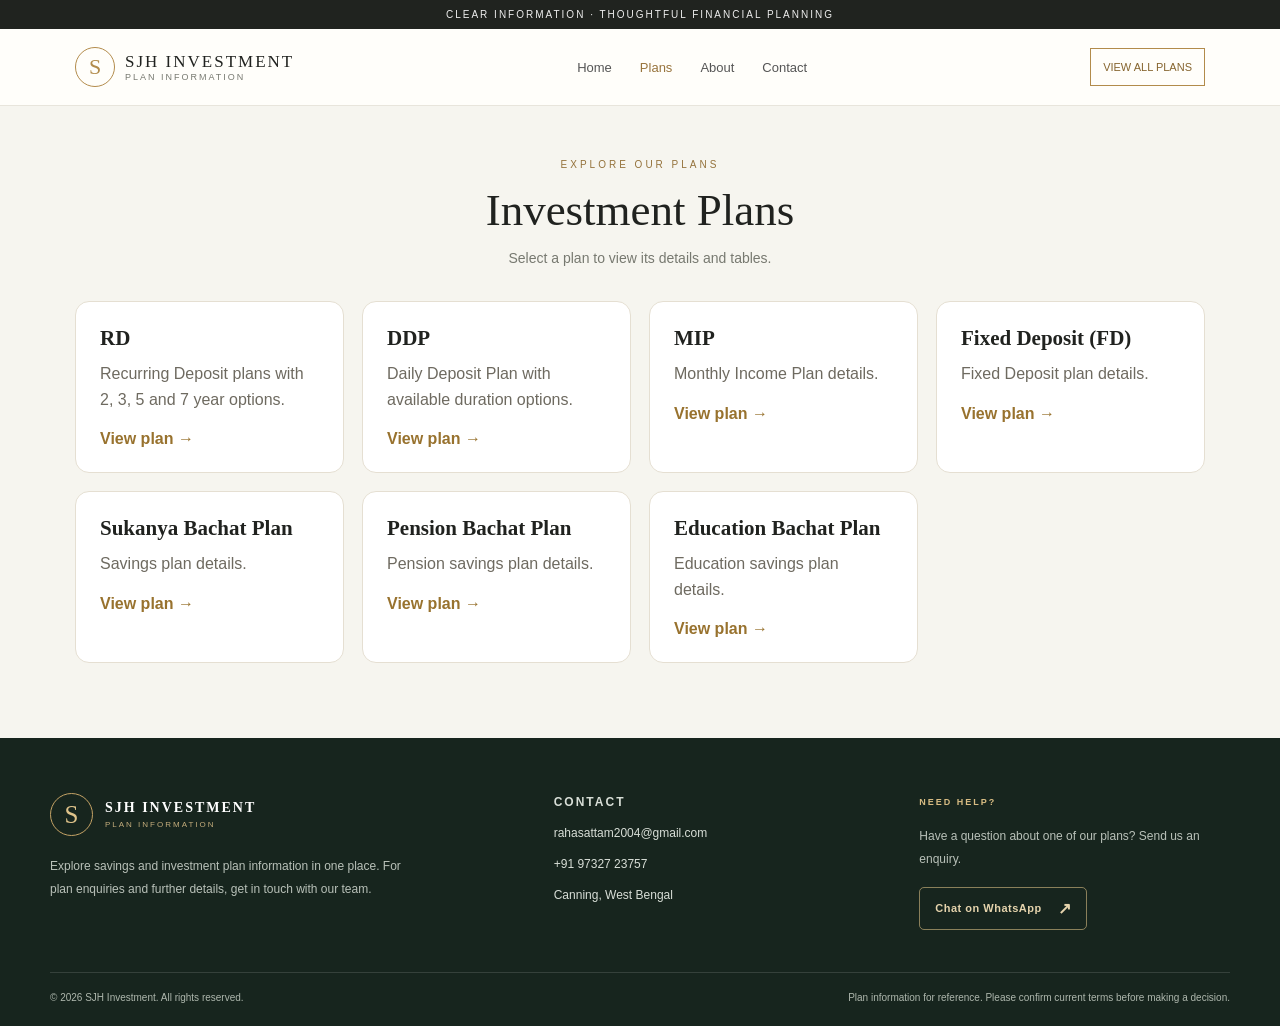
<file: plans.html>
<!DOCTYPE html>
<html lang="en">

<head>
    <meta charset="utf-8" />
    <meta content="width=device-width,initial-scale=1" name="viewport" />
    <title>All Investment Plans | SJH Investment</title>
    <link href="assets/style.css" rel="stylesheet" />
</head>

<body>
    <div class="announcement">Clear information · Thoughtful financial planning</div>
    <header>
        <nav class="mainnav"><a class="brand" href="index.html"><span class="brand-mark">S</span><span><strong>SJH
                        INVESTMENT</strong><small>PLAN INFORMATION</small></span></a>
            <div class="navlinks" id="navlinks"><a href="index.html">Home</a><a class="active"
                    href="plans.html">Plans</a><a href="about.html">About</a><a href="contact.html">Contact</a></div><a
                class="nav-cta" href="plans.html">View all plans</a><button aria-label="Toggle navigation" class="menu"
                id="menu">☰</button>
        </nav>
    </header>
    <main>
        <section class="tables-area">
            <div class="tables-inner">
                <div class="section-head"><span class="eyebrow">Explore our plans</span>
                    <h2>Investment Plans</h2>
                    <p>Select a plan to view its details and tables.</p>
                </div>
                <div class="plan-card-grid"><a class="plan-card" href="rd.html">
                        <h3>RD</h3>
                        <p>Recurring Deposit plans with 2, 3, 5 and 7 year options.</p><span class="plan-card-link">View
                            plan →</span>
                    </a><a class="plan-card" href="ddp.html">
                        <h3>DDP</h3>
                        <p>Daily Deposit Plan with available duration options.</p><span class="plan-card-link">View plan
                            →</span>
                    </a><a class="plan-card" href="mip.html">
                        <h3>MIP</h3>
                        <p>Monthly Income Plan details.</p><span class="plan-card-link">View plan →</span>
                    </a><a class="plan-card" href="fd.html">
                        <h3>Fixed Deposit (FD)</h3>
                        <p>Fixed Deposit plan details.</p><span class="plan-card-link">View plan →</span>
                    </a><a class="plan-card" href="sukanya.html">
                        <h3>Sukanya Bachat Plan</h3>
                        <p>Savings plan details.</p><span class="plan-card-link">View plan →</span>
                    </a><a class="plan-card" href="pension.html">
                        <h3>Pension Bachat Plan</h3>
                        <p>Pension savings plan details.</p><span class="plan-card-link">View plan →</span>
                    </a><a class="plan-card" href="education.html">
                        <h3>Education Bachat Plan</h3>
                        <p>Education savings plan details.</p><span class="plan-card-link">View plan →</span>
                    </a></div>
            </div>
        </section>
    </main>
    <footer class="site-footer">
        <div class="footer-main">
            <div class="footer-brand">
                <a class="footer-logo" href="index.html"><span class="footer-mark">S</span><span><strong>SJH
                            INVESTMENT</strong><small>PLAN INFORMATION</small></span></a>
                <p>Explore savings and investment plan information in one place. For plan enquiries and further details,
                    get in touch with our team.</p>
            </div>
            <div class="footer-contact">
                <span class="footer-heading">CONTACT</span>
                <a href="mailto:rahasattam2004@gmail.com">rahasattam2004@gmail.com</a>
                <a href="tel:+919732723757">+91 97327 23757</a>
                <span>Canning, West Bengal</span>
            </div>
            <div class="footer-action">
                <span class="footer-heading">NEED HELP?</span>
                <p>Have a question about one of our plans? Send us an enquiry.</p>
                <a class="footer-whatsapp" href="https://wa.me/919732723757" target="_blank" rel="noopener">Chat on
                    WhatsApp <span>↗</span></a>
            </div>
        </div>
        <div class="footer-bottom">
            <span>© <span class="footer-year"></span> SJH Investment. All rights reserved.</span>
            <span class="footer-note">Plan information for reference. Please confirm current terms before making a
                decision.</span>
        </div>
    </footer>
    <style>
        .site-footer {
            background: #17251e;
            color: #e9e8df;
            margin-top: 0;
            padding: 0 24px
        }

        .site-footer * {
            box-sizing: border-box
        }

        .footer-main {
            max-width: 1180px;
            margin: auto;
            padding: 55px 0 42px;
            display: grid;
            grid-template-columns: 1.3fr .9fr .9fr;
            gap: 55px
        }

        .footer-logo {
            display: inline-flex;
            align-items: center;
            gap: 12px;
            text-decoration: none;
            color: #fff
        }

        .footer-mark {
            width: 43px;
            height: 43px;
            border: 1px solid #c5a366;
            border-radius: 50%;
            display: grid;
            place-items: center;
            color: #dfc38a;
            font: 25px Georgia
        }

        .footer-logo strong {
            display: block;
            font: bold 14px Georgia;
            letter-spacing: 2px
        }

        .footer-logo small {
            display: block;
            color: #c4ad7c;
            font-size: 8px;
            letter-spacing: 2px;
            margin-top: 4px
        }

        .footer-brand p,
        .footer-action p {
            max-width: 360px;
            color: #b9c1b9;
            font-size: 12px;
            line-height: 1.85;
            margin: 19px 0 0
        }

        .footer-heading {
            display: block;
            color: #d8bc83;
            font-size: 9px;
            font-weight: 700;
            letter-spacing: 2px;
            margin: 4px 0 18px
        }

        .footer-contact a,
        .footer-contact span {
            display: block;
            color: #d8ded7;
            text-decoration: none;
            font-size: 12px;
            margin: 0 0 13px;
            line-height: 1.5
        }

        .footer-contact a:hover {
            color: #e4c98e
        }

        .footer-action p {
            margin: 0 0 17px
        }

        .footer-whatsapp {
            display: inline-flex;
            align-items: center;
            gap: 16px;
            padding: 11px 15px;
            border: 1px solid rgba(216, 188, 131, .6);
            border-radius: 5px;
            color: #e6d4ad;
            text-decoration: none;
            font-size: 11px;
            font-weight: 700;
            letter-spacing: .5px
        }

        .footer-whatsapp:hover {
            background: rgba(216, 188, 131, .1)
        }

        .footer-whatsapp span {
            font-size: 16px
        }

        .footer-bottom {
            max-width: 1180px;
            margin: auto;
            padding: 17px 0 20px;
            border-top: 1px solid rgba(255, 255, 255, .13);
            display: flex;
            justify-content: space-between;
            gap: 20px;
            color: #aeb7ad;
            font-size: 10px;
            line-height: 1.6
        }

        .footer-note {
            text-align: right;
            max-width: 520px
        }

        @media(max-width:700px) {
            .site-footer {
                padding: 0 19px
            }

            .footer-main {
                grid-template-columns: 1fr;
                gap: 28px;
                padding: 42px 0 30px
            }

            .footer-brand p {
                max-width: 100%
            }

            .footer-bottom {
                flex-direction: column;
                gap: 6px
            }

            .footer-note {
                text-align: left
            }
        }
    </style>
    <script>document.querySelectorAll('.footer-year').forEach(el => el.textContent = new Date().getFullYear());</script>
    <script src="assets/script.js"></script>
</body>

</html>
</file>
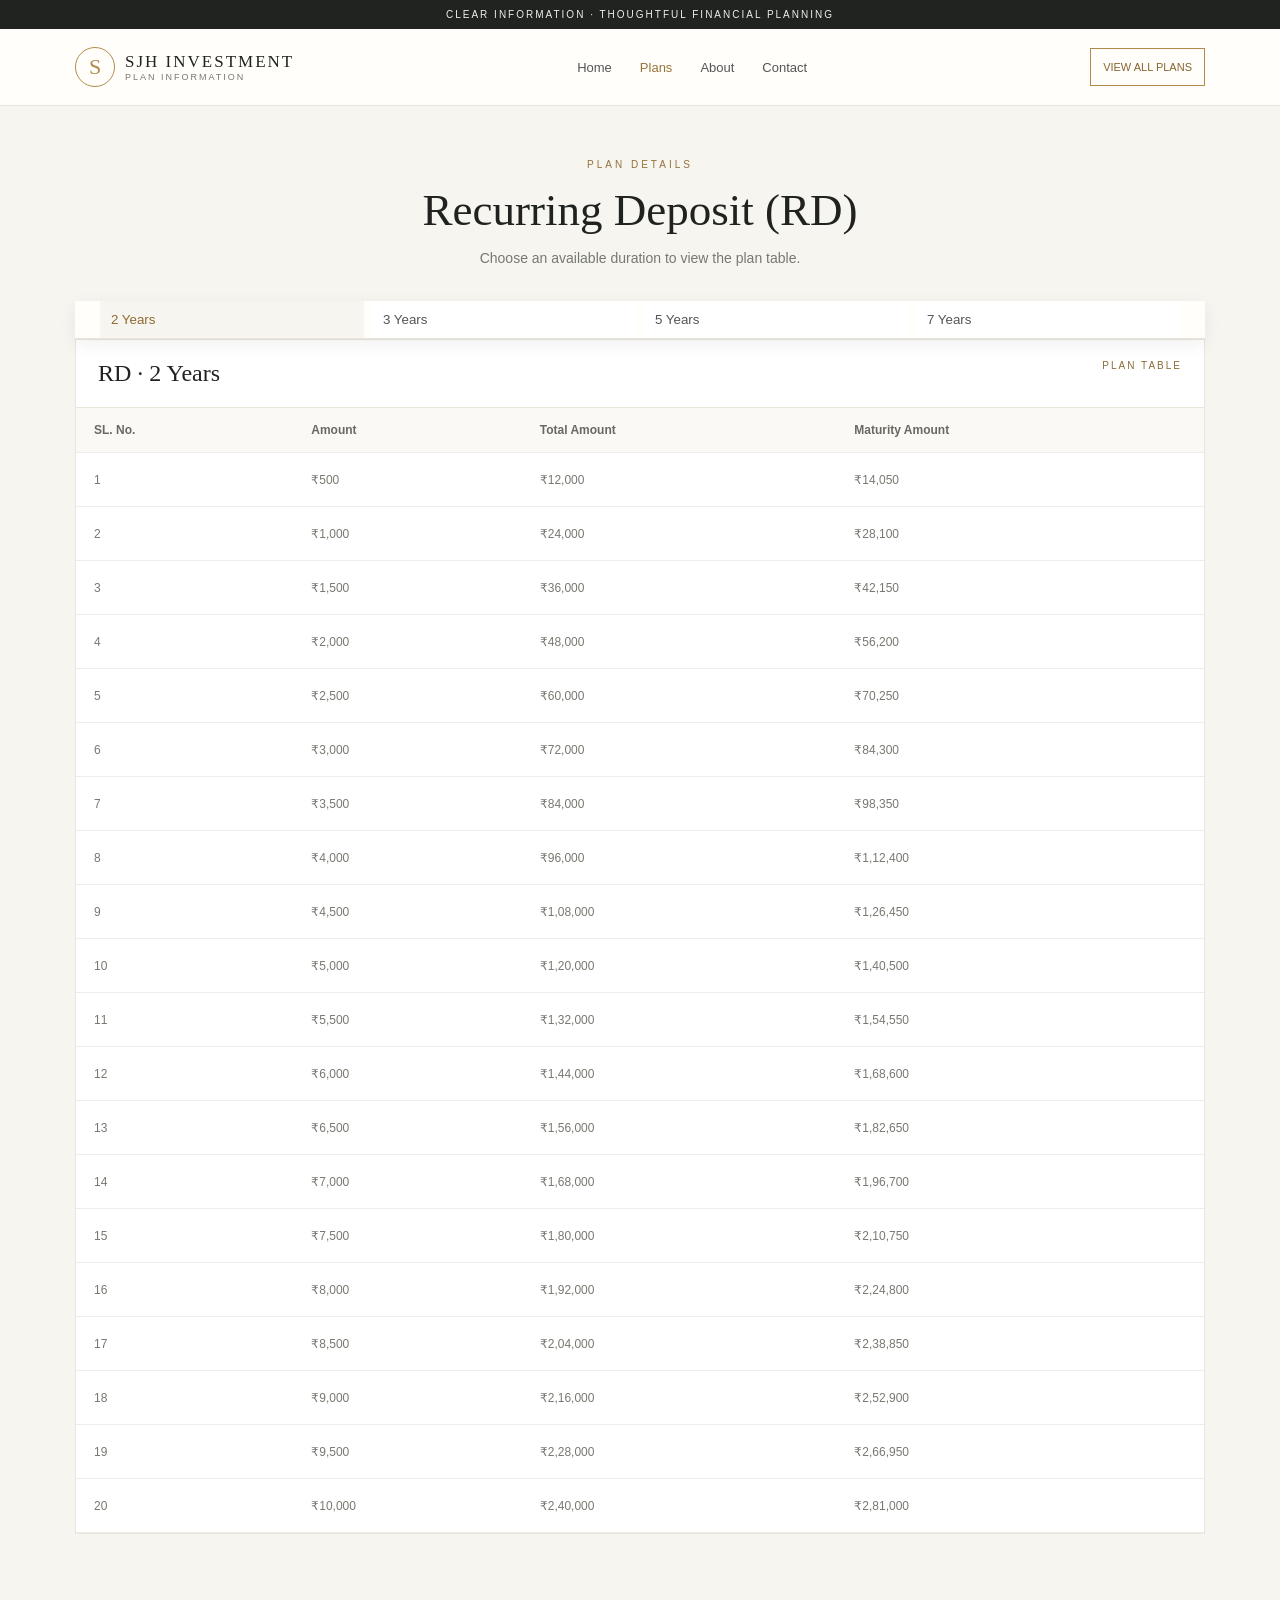
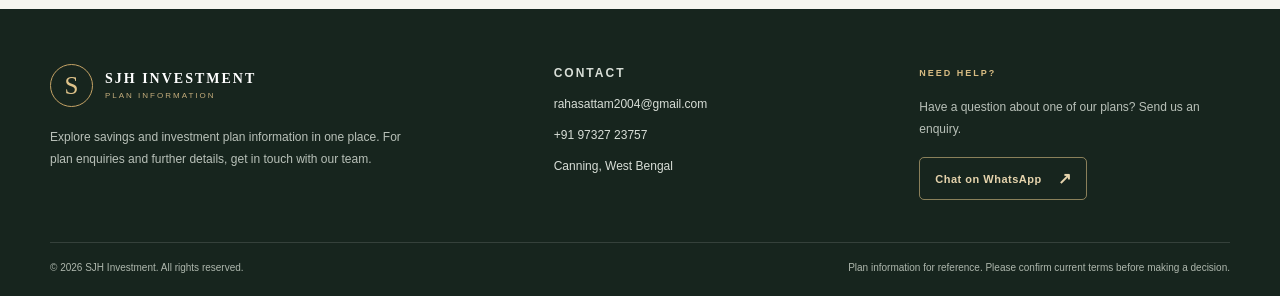
<file: rd.html>
<!DOCTYPE html>
<html lang="en"><head><meta charset="utf-8"/><meta content="width=device-width,initial-scale=1" name="viewport"/><title>Recurring Deposit (RD) | SJH Investment</title><link href="assets/style.css" rel="stylesheet"/></head><body><div class="announcement">Clear information · Thoughtful financial planning</div><header><nav class="mainnav"><a class="brand" href="index.html"><span class="brand-mark">S</span><span><strong>SJH INVESTMENT</strong><small>PLAN INFORMATION</small></span></a><div class="navlinks" id="navlinks"><a href="index.html">Home</a><a class="active" href="plans.html">Plans</a><a href="about.html">About</a><a href="contact.html">Contact</a></div><a class="nav-cta" href="plans.html">View all plans</a><button aria-label="Toggle navigation" class="menu" id="menu">☰</button></nav></header><main><section class="tables-area"><div class="tables-inner"><div class="section-head"><span class="eyebrow">Plan details</span><h2>Recurring Deposit (RD)</h2><p>Choose an available duration to view the plan table.</p></div><div class="plan-tabs-wrap"><nav aria-label="Recurring Deposit (RD) duration options" class="plan-tabs"><button class="duration-option active" data-target="rd-2" type="button">2 Years</button><button class="duration-option" data-target="rd-3" type="button">3 Years</button><button class="duration-option" data-target="rd-5" type="button">5 Years</button><button class="duration-option" data-target="rd-7" type="button">7 Years</button></nav></div><section class="table-block page-plan-panel" data-panel="rd-2">
<div class="table-title">
<h2>RD · 2 Years</h2><span>Plan table</span>
</div>
<div class="table-scroll">
<table>
<thead>
<tr>
<th>SL. No.</th>
<th>Amount</th>
<th>Total Amount</th>
<th>Maturity Amount</th>
</tr>
</thead>
<tbody>
<tr>
<td>1</td>
<td>₹500</td>
<td>₹12,000</td>
<td>₹14,050</td>
</tr>
<tr>
<td>2</td>
<td>₹1,000</td>
<td>₹24,000</td>
<td>₹28,100</td>
</tr>
<tr>
<td>3</td>
<td>₹1,500</td>
<td>₹36,000</td>
<td>₹42,150</td>
</tr>
<tr>
<td>4</td>
<td>₹2,000</td>
<td>₹48,000</td>
<td>₹56,200</td>
</tr>
<tr>
<td>5</td>
<td>₹2,500</td>
<td>₹60,000</td>
<td>₹70,250</td>
</tr>
<tr>
<td>6</td>
<td>₹3,000</td>
<td>₹72,000</td>
<td>₹84,300</td>
</tr>
<tr>
<td>7</td>
<td>₹3,500</td>
<td>₹84,000</td>
<td>₹98,350</td>
</tr>
<tr>
<td>8</td>
<td>₹4,000</td>
<td>₹96,000</td>
<td>₹1,12,400</td>
</tr>
<tr>
<td>9</td>
<td>₹4,500</td>
<td>₹1,08,000</td>
<td>₹1,26,450</td>
</tr>
<tr>
<td>10</td>
<td>₹5,000</td>
<td>₹1,20,000</td>
<td>₹1,40,500</td>
</tr>
<tr>
<td>11</td>
<td>₹5,500</td>
<td>₹1,32,000</td>
<td>₹1,54,550</td>
</tr>
<tr>
<td>12</td>
<td>₹6,000</td>
<td>₹1,44,000</td>
<td>₹1,68,600</td>
</tr>
<tr>
<td>13</td>
<td>₹6,500</td>
<td>₹1,56,000</td>
<td>₹1,82,650</td>
</tr>
<tr>
<td>14</td>
<td>₹7,000</td>
<td>₹1,68,000</td>
<td>₹1,96,700</td>
</tr>
<tr>
<td>15</td>
<td>₹7,500</td>
<td>₹1,80,000</td>
<td>₹2,10,750</td>
</tr>
<tr>
<td>16</td>
<td>₹8,000</td>
<td>₹1,92,000</td>
<td>₹2,24,800</td>
</tr>
<tr>
<td>17</td>
<td>₹8,500</td>
<td>₹2,04,000</td>
<td>₹2,38,850</td>
</tr>
<tr>
<td>18</td>
<td>₹9,000</td>
<td>₹2,16,000</td>
<td>₹2,52,900</td>
</tr>
<tr>
<td>19</td>
<td>₹9,500</td>
<td>₹2,28,000</td>
<td>₹2,66,950</td>
</tr>
<tr>
<td>20</td>
<td>₹10,000</td>
<td>₹2,40,000</td>
<td>₹2,81,000</td>
</tr>
</tbody>
</table>
</div>
</section><section class="table-block page-plan-panel" data-panel="rd-3" hidden="True">
<div class="table-title">
<h2>RD · 3 Years</h2><span>Plan table</span>
</div>
<div class="table-scroll">
<table>
<thead>
<tr>
<th>SL. No.</th>
<th>Amount</th>
<th>Total Amount</th>
<th>Maturity Amount</th>
</tr>
</thead>
<tbody>
<tr>
<td>1</td>
<td>₹500</td>
<td>₹18,000</td>
<td>₹22,100</td>
</tr>
<tr>
<td>2</td>
<td>₹1,000</td>
<td>₹36,000</td>
<td>₹44,200</td>
</tr>
<tr>
<td>3</td>
<td>₹1,500</td>
<td>₹54,000</td>
<td>₹66,300</td>
</tr>
<tr>
<td>4</td>
<td>₹2,000</td>
<td>₹72,000</td>
<td>₹88,400</td>
</tr>
<tr>
<td>5</td>
<td>₹2,500</td>
<td>₹90,000</td>
<td>₹1,10,500</td>
</tr>
<tr>
<td>6</td>
<td>₹3,000</td>
<td>₹1,08,000</td>
<td>₹1,32,600</td>
</tr>
<tr>
<td>7</td>
<td>₹3,500</td>
<td>₹1,26,000</td>
<td>₹1,54,700</td>
</tr>
<tr>
<td>8</td>
<td>₹4,000</td>
<td>₹1,44,000</td>
<td>₹1,76,800</td>
</tr>
<tr>
<td>9</td>
<td>₹4,500</td>
<td>₹1,62,000</td>
<td>₹1,98,900</td>
</tr>
<tr>
<td>10</td>
<td>₹5,000</td>
<td>₹1,80,000</td>
<td>₹2,21,000</td>
</tr>
<tr>
<td>11</td>
<td>₹5,500</td>
<td>₹1,98,000</td>
<td>₹2,43,100</td>
</tr>
<tr>
<td>12</td>
<td>₹6,000</td>
<td>₹2,16,000</td>
<td>₹2,65,200</td>
</tr>
<tr>
<td>13</td>
<td>₹6,500</td>
<td>₹2,34,000</td>
<td>₹2,87,300</td>
</tr>
<tr>
<td>14</td>
<td>₹7,000</td>
<td>₹2,52,000</td>
<td>₹3,09,400</td>
</tr>
<tr>
<td>15</td>
<td>₹7,500</td>
<td>₹2,70,000</td>
<td>₹3,31,500</td>
</tr>
<tr>
<td>16</td>
<td>₹8,000</td>
<td>₹2,88,000</td>
<td>₹3,53,600</td>
</tr>
<tr>
<td>17</td>
<td>₹8,500</td>
<td>₹3,06,000</td>
<td>₹3,75,700</td>
</tr>
<tr>
<td>18</td>
<td>₹9,000</td>
<td>₹3,24,000</td>
<td>₹3,97,800</td>
</tr>
<tr>
<td>19</td>
<td>₹9,500</td>
<td>₹3,42,000</td>
<td>₹4,19,900</td>
</tr>
<tr>
<td>20</td>
<td>₹10,000</td>
<td>₹3,60,000</td>
<td>₹4,42,000</td>
</tr>
</tbody>
</table>
</div>
</section><section class="table-block page-plan-panel" data-panel="rd-5" hidden="True">
<div class="table-title">
<h2>RD · 5 Years</h2><span>Plan table</span>
</div>
<div class="table-scroll">
<table>
<thead>
<tr>
<th>SL. No.</th>
<th>Amount</th>
<th>Total Amount</th>
<th>Maturity Amount</th>
</tr>
</thead>
<tbody>
<tr>
<td>1</td>
<td>₹ 500</td>
<td>₹ 30,000</td>
<td>₹ 42,849</td>
</tr>
<tr>
<td>2</td>
<td>₹ 1,000</td>
<td>₹ 60,000</td>
<td>₹ 85,699</td>
</tr>
<tr>
<td>3</td>
<td>₹ 1,500</td>
<td>₹ 90,000</td>
<td>₹ 1,28,549</td>
</tr>
<tr>
<td>4</td>
<td>₹ 2,000</td>
<td>₹ 1,20,000</td>
<td>₹ 1,71,399</td>
</tr>
<tr>
<td>5</td>
<td>₹ 2,500</td>
<td>₹ 1,50,000</td>
<td>₹ 2,14,249</td>
</tr>
<tr>
<td>6</td>
<td>₹ 3,000</td>
<td>₹ 1,80,000</td>
<td>₹ 2,57,099</td>
</tr>
<tr>
<td>7</td>
<td>₹ 3,500</td>
<td>₹ 2,10,000</td>
<td>₹ 2,99,949</td>
</tr>
<tr>
<td>8</td>
<td>₹ 4,000</td>
<td>₹ 2,40,000</td>
<td>₹ 3,42,799</td>
</tr>
<tr>
<td>9</td>
<td>₹ 4,500</td>
<td>₹ 2,70,000</td>
<td>₹ 3,85,649</td>
</tr>
<tr>
<td>10</td>
<td>₹ 5,000</td>
<td>₹ 3,00,000</td>
<td>₹ 4,28,499</td>
</tr>
<tr>
<td>11</td>
<td>₹ 5,500</td>
<td>₹ 3,30,000</td>
<td>₹ 4,71,349</td>
</tr>
<tr>
<td>12</td>
<td>₹ 6,000</td>
<td>₹ 3,60,000</td>
<td>₹ 5,14,199</td>
</tr>
<tr>
<td>13</td>
<td>₹ 6,500</td>
<td>₹ 3,90,000</td>
<td>₹ 5,57,049</td>
</tr>
<tr>
<td>14</td>
<td>₹ 7,000</td>
<td>₹ 4,20,000</td>
<td>₹ 5,99,899</td>
</tr>
<tr>
<td>15</td>
<td>₹ 7,500</td>
<td>₹ 4,50,000</td>
<td>₹ 6,42,749</td>
</tr>
<tr>
<td>16</td>
<td>₹ 8,000</td>
<td>₹ 4,80,000</td>
<td>₹ 6,85,599</td>
</tr>
<tr>
<td>17</td>
<td>₹ 8,500</td>
<td>₹ 5,10,000</td>
<td>₹ 7,28,499</td>
</tr>
<tr>
<td>18</td>
<td>₹ 9,000</td>
<td>₹ 5,40,000</td>
<td>₹ 7,71,299</td>
</tr>
<tr>
<td>19</td>
<td>₹ 9,500</td>
<td>₹ 5,70,00</td>
<td>₹ 8,14,149</td>
</tr>
<tr>
<td>20</td>
<td>₹ 10,000</td>
<td>₹ 6,00,000</td>
<td>₹ 8,56,999</td>
</tr>
</tbody>
</table>
</div>
</section><section class="table-block page-plan-panel" data-panel="rd-7" hidden="True">
<div class="table-title">
<h2>RD · 7 Years</h2><span>Plan table</span>
</div>
<div class="table-scroll">
<table>
<thead>
<tr>
<th>SL. No.</th>
<th>Amount</th>
<th>Total Amount</th>
<th>Maturity Amount</th>
</tr>
</thead>
<tbody>
<tr>
<td>1</td>
<td>₹500</td>
<td>₹42,000</td>
<td>₹71,075</td>
</tr>
<tr>
<td>2</td>
<td>₹1000</td>
<td>₹82,000</td>
<td>₹1,42,150</td>
</tr>
<tr>
<td>3</td>
<td>₹1,500</td>
<td>₹1,26,000</td>
<td>₹2,13,225</td>
</tr>
<tr>
<td>4</td>
<td>₹2,000</td>
<td>₹1,68,000</td>
<td>₹2,84,300</td>
</tr>
<tr>
<td>5</td>
<td>₹2,500</td>
<td>₹2,10,000</td>
<td>₹3,55,375</td>
</tr>
<tr>
<td>6</td>
<td>₹3,000</td>
<td>₹2,52,000</td>
<td>₹4,26,450</td>
</tr>
<tr>
<td>7</td>
<td>₹3,500</td>
<td>₹2,94,000</td>
<td>₹4,97,525</td>
</tr>
<tr>
<td>8</td>
<td>₹4,000</td>
<td>₹3,36,000</td>
<td>₹5,68,600</td>
</tr>
<tr>
<td>9</td>
<td>₹4,500</td>
<td>₹3,78,000</td>
<td>₹6,39,675</td>
</tr>
<tr>
<td>10</td>
<td>₹5,000</td>
<td>₹4,20,000</td>
<td>₹7,10,750</td>
</tr>
<tr>
<td>11</td>
<td>₹5,500</td>
<td>₹4,62,000</td>
<td>₹7,81,825</td>
</tr>
<tr>
<td>12</td>
<td>₹6,000</td>
<td>₹5,04,000</td>
<td>₹8,52,900</td>
</tr>
<tr>
<td>13</td>
<td>₹6,500</td>
<td>₹5,46,000</td>
<td>₹9,23,975</td>
</tr>
<tr>
<td>14</td>
<td>₹7,000</td>
<td>₹5,88,000</td>
<td>₹9,95,050</td>
</tr>
<tr>
<td>15</td>
<td>₹7,500</td>
<td>₹6,30,000</td>
<td>₹10,66,125</td>
</tr>
<tr>
<td>16</td>
<td>₹8,000</td>
<td>₹6,72,000</td>
<td>₹11,37,200</td>
</tr>
<tr>
<td>17</td>
<td>₹8,500</td>
<td>₹7,14,000</td>
<td>₹12,08,275</td>
</tr>
<tr>
<td>18</td>
<td>₹9,000</td>
<td>₹7,56,000</td>
<td>₹12,79,350</td>
</tr>
<tr>
<td>19</td>
<td>₹9,500</td>
<td>₹7,98,000</td>
<td>₹13,50,425</td>
</tr>
<tr>
<td>20</td>
<td>₹10,000</td>
<td>₹8,40,000</td>
<td>₹14,21,500</td>
</tr>
</tbody>
</table>
</div>
</section></div></section><script>document.querySelectorAll('[data-target]').forEach(b=>b.addEventListener('click',()=>{document.querySelectorAll('[data-target]').forEach(x=>x.classList.toggle('active',x===b));document.querySelectorAll('.page-plan-panel').forEach(p=>p.hidden=p.dataset.panel!==b.dataset.target);document.querySelectorAll('.page-plan-panel').forEach(p=>p.hidden=p.dataset.panel!==b.dataset.target);}));</script></main><footer class="site-footer">
  <div class="footer-main">
    <div class="footer-brand">
      <a class="footer-logo" href="index.html"><span class="footer-mark">S</span><span><strong>SJH INVESTMENT</strong><small>PLAN INFORMATION</small></span></a>
      <p>Explore savings and investment plan information in one place. For plan enquiries and further details, get in touch with our team.</p>
    </div>
    <div class="footer-contact">
      <span class="footer-heading">CONTACT</span>
      <a href="mailto:rahasattam2004@gmail.com">rahasattam2004@gmail.com</a>
      <a href="tel:+919732723757">+91 97327 23757</a>
      <span>Canning, West Bengal</span>
    </div>
    <div class="footer-action">
      <span class="footer-heading">NEED HELP?</span>
      <p>Have a question about one of our plans? Send us an enquiry.</p>
      <a class="footer-whatsapp" href="https://wa.me/919732723757" target="_blank" rel="noopener">Chat on WhatsApp <span>↗</span></a>
    </div>
  </div>
  <div class="footer-bottom">
    <span>© <span class="footer-year"></span> SJH Investment. All rights reserved.</span>
    <span class="footer-note">Plan information for reference. Please confirm current terms before making a decision.</span>
  </div>
</footer>
<style>
.site-footer{background:#17251e;color:#e9e8df;margin-top:0;padding:0 24px}
.site-footer *{box-sizing:border-box}
.footer-main{max-width:1180px;margin:auto;padding:55px 0 42px;display:grid;grid-template-columns:1.3fr .9fr .9fr;gap:55px}
.footer-logo{display:inline-flex;align-items:center;gap:12px;text-decoration:none;color:#fff}
.footer-mark{width:43px;height:43px;border:1px solid #c5a366;border-radius:50%;display:grid;place-items:center;color:#dfc38a;font:25px Georgia}
.footer-logo strong{display:block;font: bold 14px Georgia;letter-spacing:2px}
.footer-logo small{display:block;color:#c4ad7c;font-size:8px;letter-spacing:2px;margin-top:4px}
.footer-brand p,.footer-action p{max-width:360px;color:#b9c1b9;font-size:12px;line-height:1.85;margin:19px 0 0}
.footer-heading{display:block;color:#d8bc83;font-size:9px;font-weight:700;letter-spacing:2px;margin:4px 0 18px}
.footer-contact a,.footer-contact span{display:block;color:#d8ded7;text-decoration:none;font-size:12px;margin:0 0 13px;line-height:1.5}
.footer-contact a:hover{color:#e4c98e}
.footer-action p{margin:0 0 17px}
.footer-whatsapp{display:inline-flex;align-items:center;gap:16px;padding:11px 15px;border:1px solid rgba(216,188,131,.6);border-radius:5px;color:#e6d4ad;text-decoration:none;font-size:11px;font-weight:700;letter-spacing:.5px}
.footer-whatsapp:hover{background:rgba(216,188,131,.1)}
.footer-whatsapp span{font-size:16px}
.footer-bottom{max-width:1180px;margin:auto;padding:17px 0 20px;border-top:1px solid rgba(255,255,255,.13);display:flex;justify-content:space-between;gap:20px;color:#aeb7ad;font-size:10px;line-height:1.6}
.footer-note{text-align:right;max-width:520px}
@media(max-width:700px){.site-footer{padding:0 19px}.footer-main{grid-template-columns:1fr;gap:28px;padding:42px 0 30px}.footer-brand p{max-width:100%}.footer-bottom{flex-direction:column;gap:6px}.footer-note{text-align:left}}
</style>
<script>document.querySelectorAll('.footer-year').forEach(el=>el.textContent=new Date().getFullYear());</script><script src="assets/script.js"></script></body></html>
</file>
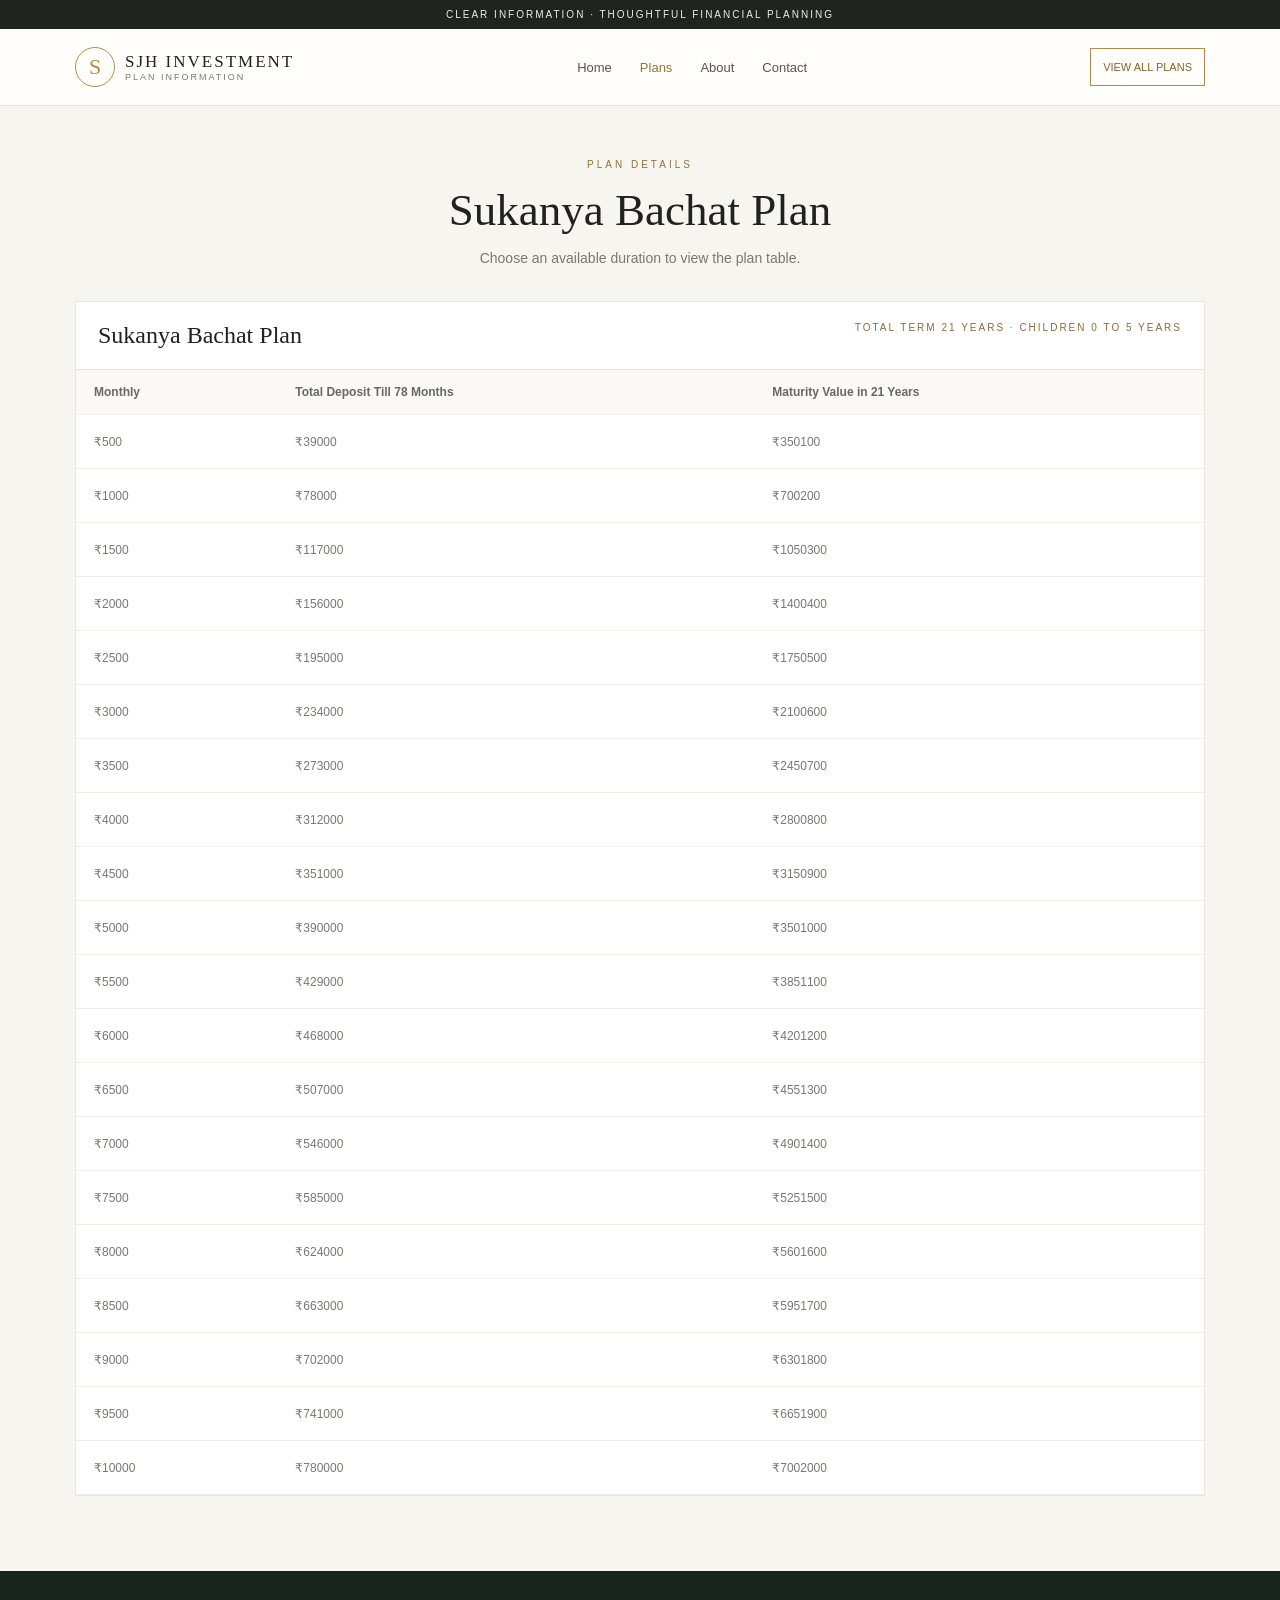
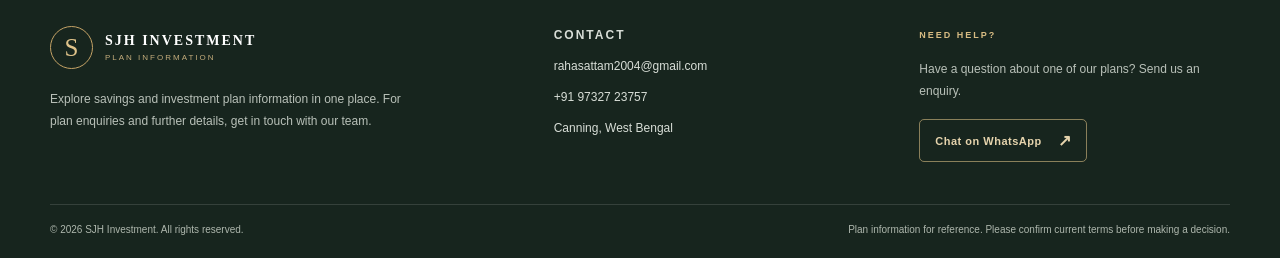
<file: sukanya.html>
<!DOCTYPE html>
<html lang="en"><head><meta charset="utf-8"/><meta content="width=device-width,initial-scale=1" name="viewport"/><title>Sukanya Bachat Plan | SJH Investment</title><link href="assets/style.css" rel="stylesheet"/></head><body><div class="announcement">Clear information · Thoughtful financial planning</div><header><nav class="mainnav"><a class="brand" href="index.html"><span class="brand-mark">S</span><span><strong>SJH INVESTMENT</strong><small>PLAN INFORMATION</small></span></a><div class="navlinks" id="navlinks"><a href="index.html">Home</a><a class="active" href="plans.html">Plans</a><a href="about.html">About</a><a href="contact.html">Contact</a></div><a class="nav-cta" href="plans.html">View all plans</a><button aria-label="Toggle navigation" class="menu" id="menu">☰</button></nav></header><main><section class="tables-area"><div class="tables-inner"><div class="section-head"><span class="eyebrow">Plan details</span><h2>Sukanya Bachat Plan</h2><p>Choose an available duration to view the plan table.</p></div><section class="table-block" data-panel="sukanya">
<div class="table-title">
<h2>Sukanya Bachat Plan</h2><span>Total Term 21 Years · Children 0 to 5 Years</span>
</div>
<div class="table-scroll">
<table>
<thead>
<tr>
<th>Monthly</th>
<th>Total Deposit Till 78 Months</th>
<th>Maturity Value in 21 Years</th>
</tr>
</thead>
<tbody>
<tr>
<td>₹500</td>
<td>₹39000</td>
<td>₹350100</td>
</tr>
<tr>
<td>₹1000</td>
<td>₹78000</td>
<td>₹700200</td>
</tr>
<tr>
<td>₹1500</td>
<td>₹117000</td>
<td>₹1050300</td>
</tr>
<tr>
<td>₹2000</td>
<td>₹156000</td>
<td>₹1400400</td>
</tr>
<tr>
<td>₹2500</td>
<td>₹195000</td>
<td>₹1750500</td>
</tr>
<tr>
<td>₹3000</td>
<td>₹234000</td>
<td>₹2100600</td>
</tr>
<tr>
<td>₹3500</td>
<td>₹273000</td>
<td>₹2450700</td>
</tr>
<tr>
<td>₹4000</td>
<td>₹312000</td>
<td>₹2800800</td>
</tr>
<tr>
<td>₹4500</td>
<td>₹351000</td>
<td>₹3150900</td>
</tr>
<tr>
<td>₹5000</td>
<td>₹390000</td>
<td>₹3501000</td>
</tr>
<tr>
<td>₹5500</td>
<td>₹429000</td>
<td>₹3851100</td>
</tr>
<tr>
<td>₹6000</td>
<td>₹468000</td>
<td>₹4201200</td>
</tr>
<tr>
<td>₹6500</td>
<td>₹507000</td>
<td>₹4551300</td>
</tr>
<tr>
<td>₹7000</td>
<td>₹546000</td>
<td>₹4901400</td>
</tr>
<tr>
<td>₹7500</td>
<td>₹585000</td>
<td>₹5251500</td>
</tr>
<tr>
<td>₹8000</td>
<td>₹624000</td>
<td>₹5601600</td>
</tr>
<tr>
<td>₹8500</td>
<td>₹663000</td>
<td>₹5951700</td>
</tr>
<tr>
<td>₹9000</td>
<td>₹702000</td>
<td>₹6301800</td>
</tr>
<tr>
<td>₹9500</td>
<td>₹741000</td>
<td>₹6651900</td>
</tr>
<tr>
<td>₹10000</td>
<td>₹780000</td>
<td>₹7002000</td>
</tr>
</tbody>
</table>
</div>
</section></div></section></main><footer class="site-footer">
  <div class="footer-main">
    <div class="footer-brand">
      <a class="footer-logo" href="index.html"><span class="footer-mark">S</span><span><strong>SJH INVESTMENT</strong><small>PLAN INFORMATION</small></span></a>
      <p>Explore savings and investment plan information in one place. For plan enquiries and further details, get in touch with our team.</p>
    </div>
    <div class="footer-contact">
      <span class="footer-heading">CONTACT</span>
      <a href="mailto:rahasattam2004@gmail.com">rahasattam2004@gmail.com</a>
      <a href="tel:+919732723757">+91 97327 23757</a>
      <span>Canning, West Bengal</span>
    </div>
    <div class="footer-action">
      <span class="footer-heading">NEED HELP?</span>
      <p>Have a question about one of our plans? Send us an enquiry.</p>
      <a class="footer-whatsapp" href="https://wa.me/919732723757" target="_blank" rel="noopener">Chat on WhatsApp <span>↗</span></a>
    </div>
  </div>
  <div class="footer-bottom">
    <span>© <span class="footer-year"></span> SJH Investment. All rights reserved.</span>
    <span class="footer-note">Plan information for reference. Please confirm current terms before making a decision.</span>
  </div>
</footer>
<style>
.site-footer{background:#17251e;color:#e9e8df;margin-top:0;padding:0 24px}
.site-footer *{box-sizing:border-box}
.footer-main{max-width:1180px;margin:auto;padding:55px 0 42px;display:grid;grid-template-columns:1.3fr .9fr .9fr;gap:55px}
.footer-logo{display:inline-flex;align-items:center;gap:12px;text-decoration:none;color:#fff}
.footer-mark{width:43px;height:43px;border:1px solid #c5a366;border-radius:50%;display:grid;place-items:center;color:#dfc38a;font:25px Georgia}
.footer-logo strong{display:block;font: bold 14px Georgia;letter-spacing:2px}
.footer-logo small{display:block;color:#c4ad7c;font-size:8px;letter-spacing:2px;margin-top:4px}
.footer-brand p,.footer-action p{max-width:360px;color:#b9c1b9;font-size:12px;line-height:1.85;margin:19px 0 0}
.footer-heading{display:block;color:#d8bc83;font-size:9px;font-weight:700;letter-spacing:2px;margin:4px 0 18px}
.footer-contact a,.footer-contact span{display:block;color:#d8ded7;text-decoration:none;font-size:12px;margin:0 0 13px;line-height:1.5}
.footer-contact a:hover{color:#e4c98e}
.footer-action p{margin:0 0 17px}
.footer-whatsapp{display:inline-flex;align-items:center;gap:16px;padding:11px 15px;border:1px solid rgba(216,188,131,.6);border-radius:5px;color:#e6d4ad;text-decoration:none;font-size:11px;font-weight:700;letter-spacing:.5px}
.footer-whatsapp:hover{background:rgba(216,188,131,.1)}
.footer-whatsapp span{font-size:16px}
.footer-bottom{max-width:1180px;margin:auto;padding:17px 0 20px;border-top:1px solid rgba(255,255,255,.13);display:flex;justify-content:space-between;gap:20px;color:#aeb7ad;font-size:10px;line-height:1.6}
.footer-note{text-align:right;max-width:520px}
@media(max-width:700px){.site-footer{padding:0 19px}.footer-main{grid-template-columns:1fr;gap:28px;padding:42px 0 30px}.footer-brand p{max-width:100%}.footer-bottom{flex-direction:column;gap:6px}.footer-note{text-align:left}}
</style>
<script>document.querySelectorAll('.footer-year').forEach(el=>el.textContent=new Date().getFullYear());</script><script src="assets/script.js"></script></body></html>
</file>
<file: assets/style.css>
* {
  box-sizing: border-box
}

body {
  margin: 0;
  color: #20221f;
  background: #fffefa;
  font-family: Arial, sans-serif
}

:root {
  --gold: #b28b4b;
  --muted: #777970;
  --cream: #f6f5ef;
  --line: #e8e5dc
}

a {
  text-decoration: none;
  color: inherit
}

.announcement {
  background: #20231f;
  color: #eee;
  padding: 9px;
  text-align: center;
  font-size: 10px;
  letter-spacing: 2px;
  text-transform: uppercase
}

header {
  position: sticky;
  top: 0;
  background: #fffefaf2;
  border-bottom: 1px solid var(--line);
  z-index: 20
}

.mainnav {
  height: 76px;
  max-width: 1180px;
  margin: auto;
  padding: 0 25px;
  display: flex;
  align-items: center;
  justify-content: space-between;
  gap: 20px
}

.brand {
  display: flex;
  align-items: center;
  gap: 10px
}

.brand-mark {
  border: 1px solid var(--gold);
  border-radius: 50%;
  width: 40px;
  height: 40px;
  display: grid;
  place-items: center;
  color: var(--gold);
  font: 22px Georgia
}

.brand strong {
  font: 17px Georgia;
  letter-spacing: 2px
}

.brand small {
  display: block;
  color: var(--muted);
  font-size: 9px;
  letter-spacing: 2px
}

.navlinks {
  display: flex;
  gap: 28px
}

.navlinks a {
  font-size: 13px;
  color: #555
}

.navlinks a.active,
.navlinks a:hover {
  color: #98743d
}

.nav-cta {
  border: 1px solid var(--gold);
  padding: 12px;
  color: #86652f;
  font-size: 11px;
  text-transform: uppercase
}

.menu {
  display: none
}

.hero {
  background: linear-gradient(110deg, #f5f2e9 0 58%, #d8c9ad 58%);
  min-height: 410px;
  display: flex;
  align-items: center
}

.hero-inner {
  max-width: 1180px;
  margin: auto;
  width: 100%;
  padding: 65px 25px
}

.eyebrow {
  font-size: 10px;
  letter-spacing: 3px;
  text-transform: uppercase;
  color: #94723b
}

.hero h1 {
  font: normal clamp(42px, 6vw, 68px)/1.1 Georgia;
  max-width: 650px
}

.hero h1 em {
  color: #9b783f
}

.hero p {
  color: var(--muted);
  line-height: 1.8;
  max-width: 560px
}

.btn {
  display: inline-block;
  background: #354d40;
  color: white;
  padding: 14px 21px;
  margin-top: 16px;
  font-size: 11px;
  letter-spacing: 2px;
  text-transform: uppercase
}

.section {
  max-width: 1180px;
  margin: auto;
  padding: 72px 25px
}

.section-head {
  text-align: center;
  margin-bottom: 35px
}

.section-head h2,
.page-hero h1 {
  font: normal clamp(32px, 4vw, 45px) Georgia;
  margin: 12px 0
}

.section-head p,
.page-hero p {
  color: var(--muted);
  font-size: 14px
}

.scheme-grid {
  display: grid;
  grid-template-columns: repeat(3, 1fr);
  gap: 17px
}

.scheme-card {
  border: 1px solid var(--line);
  padding: 23px
}

.scheme-icon {
  width: 42px;
  height: 42px;
  border-radius: 50%;
  display: grid;
  place-items: center;
  background: #f4efe4;
  color: #98743d;
  font: 21px Georgia
}

.scheme-card h3 {
  font: 23px Georgia;
  font-weight: normal
}

.scheme-card p {
  font-size: 13px;
  color: var(--muted);
  line-height: 1.6
}

.scheme-card a {
  font-size: 11px;
  color: #8c6b37;
  text-transform: uppercase
}

.page-hero {
  background: var(--cream);
  padding: 55px 20px;
  text-align: center
}

.plan-tabs-wrap {
  position: sticky;
  top: 76px;
  z-index: 9;
  background: #fffefa;
  border-bottom: 1px solid var(--line);
  box-shadow: 0 5px 18px #2221
}

.plan-tabs {
  max-width: 1180px;
  margin: auto;
  padding: 0 25px;
  display: flex;
  align-items: center;
  justify-content: center;
  gap: 8px
}

.plan-menu {
  position: relative
}

.plan-menu-trigger,
.plan-direct {
  white-space: nowrap;
  border: 0;
  background: none;
  padding: 17px 12px;
  color: #66685f;
  font: 13px Arial;
  cursor: pointer;
  border-bottom: 2px solid transparent
}

.plan-menu-trigger.active,
.plan-direct.active,
.plan-menu-trigger:hover,
.plan-direct:hover {
  color: #8d6a32
}

.chevron {
  font-size: 9px;
  margin-left: 5px
}

.duration-menu {
  display: none;
  position: absolute;
  top: 100%;
  left: 0;
  min-width: 140px;
  padding: 6px;
  background: #fff;
  border: 1px solid var(--line);
  box-shadow: 0 12px 28px #2222;
  z-index: 15
}

.plan-menu.open .duration-menu {
  display: block
}

.duration-option {
  display: block;
  width: 100%;
  border: 0;
  background: white;
  text-align: left;
  padding: 11px;
  color: #555;
  cursor: pointer
}

.duration-option:hover,
.duration-option.active {
  background: var(--cream);
  color: #8d6a32
}

.tables-area {
  background: var(--cream);
  min-height: 400px
}

.tables-inner {
  max-width: 1180px;
  margin: auto;
  padding: 48px 25px 75px
}

.table-block {
  background: white;
  border: 1px solid var(--line)
}

.table-block[hidden] {
  display: none !important
}

.table-title {
  padding: 20px 22px;
  border-bottom: 1px solid var(--line);
  display: flex;
  justify-content: space-between
}

.table-title h2 {
  font: 24px Georgia;
  font-weight: normal;
  margin: 0
}

.table-title span {
  font-size: 10px;
  color: #8b6b39;
  text-transform: uppercase;
  letter-spacing: 2px
}

.table-scroll {
  overflow-x: auto
}

table {
  width: 100%;
  border-collapse: collapse;
  min-width: 600px
}

th,
td {
  text-align: left;
  padding: 15px 18px;
  border-bottom: 1px solid #efede7;
  font-size: 12px
}

th {
  background: #faf9f5;
  color: #686960
}

td {
  color: var(--muted);
  height: 54px
}

.empty {
  text-align: center;
  font-style: italic;
  padding: 25px
}

.about {
  display: grid;
  grid-template-columns: 1fr 1fr;
  gap: 45px;
  align-items: center
}

.about-art {
  min-height: 260px;
  background: linear-gradient(135deg, #e8dfce, #b7a17b);
  display: grid;
  place-items: center;
  color: white;
  font: 76px Georgia
}

.about h2,
.contact-card h2 {
  font: 38px Georgia;
  font-weight: normal
}

.about p,
.contact-card p {
  color: var(--muted);
  line-height: 1.9;
  font-size: 14px
}

.contact-card {
  max-width: 680px;
  margin: auto;
  border: 1px solid var(--line);
  padding: 32px;
  text-align: center
}

footer {
  background: #22251f;
  color: #f2eee5;
  padding: 32px 25px
}

.foot {
  max-width: 1180px;
  margin: auto;
  display: flex;
  justify-content: space-between;
  align-items: center;
  gap: 20px
}

.foot small {
  color: #b5b4aa;
  font-size: 11px
}

.footlinks {
  display: flex;
  gap: 20px;
  font-size: 12px
}

@media(max-width:800px) {
  .mainnav {
    height: 70px;
    padding: 0 16px
  }

  .nav-cta {
    display: none
  }

  .menu {
    display: block;
    background: none;
    border: 1px solid var(--line);
    padding: 8px 12px;
    font-size: 20px
  }

  .navlinks {
    display: none;
    position: absolute;
    top: 70px;
    left: 0;
    right: 0;
    background: #fff;
    padding: 12px 22px;
    flex-direction: column;
    gap: 0
  }

  .navlinks.open {
    display: flex
  }

  .navlinks a {
    padding: 12px 0
  }

  .plan-tabs-wrap {
    top: 70px
  }

  .plan-tabs {
    padding: 0 10px;
    overflow-x: auto
  }

  .plan-menu-trigger,
  .plan-direct {
    padding: 15px 9px
  }

  .scheme-grid {
    grid-template-columns: 1fr 1fr
  }

  .about {
    grid-template-columns: 1fr
  }

  .foot {
    flex-direction: column;
    text-align: center
  }
}

@media(max-width:520px) {
  .scheme-grid {
    grid-template-columns: 1fr
  }

  .section,
  .tables-inner {
    padding: 52px 17px
  }
}

/* Mobile plan selector: stacked, full-width dropdowns */
@media(max-width:800px) {
  .plan-tabs-wrap {
    position: relative;
    top: auto
  }

  .plan-tabs {
    display: flex;
    flex-direction: column;
    align-items: stretch;
    gap: 0;
    padding: 12px 16px;
    overflow: visible
  }

  .plan-menu {
    width: 100%;
    border-bottom: 1px solid var(--line)
  }

  .plan-menu-trigger,
  .plan-direct {
    display: flex;
    align-items: center;
    justify-content: space-between;
    width: 100%;
    min-height: 50px;
    padding: 14px 15px;
    text-align: left;
    font-size: 14px;
    background: #fff
  }

  .plan-menu-trigger.active,
  .plan-direct.active {
    background: var(--cream);
    border-bottom-color: var(--gold)
  }

  .chevron {
    margin-left: auto;
    transition: transform .2s ease
  }

  .plan-menu.open .chevron {
    transform: rotate(180deg)
  }

  .duration-menu {
    position: static;
    display: none;
    width: 100%;
    min-width: 0;
    padding: 8px;
    border: 0;
    border-top: 1px solid var(--line);
    box-shadow: none;
    background: #faf9f5
  }

  .plan-menu.open .duration-menu {
    display: grid;
    grid-template-columns: repeat(2, minmax(0, 1fr));
    gap: 7px
  }

  .duration-option {
    min-height: 43px;
    padding: 11px 12px;
    border: 1px solid var(--line);
    background: #fff;
    text-align: center;
    font-size: 13px
  }

  .duration-option.active {
    border-color: var(--gold);
    background: #f4efe4
  }

  .plan-direct {
    border-bottom: 1px solid var(--line)
  }

  .plan-direct:last-child {
    border-bottom: 0
  }

  .tables-inner {
    padding-top: 34px
  }
}

@media(max-width:520px) {
  .plan-tabs {
    padding: 10px 12px
  }

  .plan-menu-trigger,
  .plan-direct {
    min-height: 48px;
    padding: 13px 14px
  }

  .duration-option {
    min-height: 42px
  }
}

/* Desktop: reveal duration choices on hover or keyboard focus */
@media (min-width: 801px) {
  .plan-menu:not(.dismissed):hover .duration-menu,
  .plan-menu:not(.dismissed):focus-within .duration-menu {
    display: block;
  }
  .plan-menu:not(.dismissed):hover .chevron,
  .plan-menu:not(.dismissed):focus-within .chevron {
    transform: rotate(180deg);
  }
}

/* Separate plan page cards */
.plan-card-grid{display:grid;grid-template-columns:repeat(auto-fit,minmax(220px,1fr));gap:18px;margin-top:28px}
.plan-card{display:block;padding:24px;border:1px solid #e5dfd2;border-radius:14px;background:#fff;color:inherit;text-decoration:none;transition:transform .2s,box-shadow .2s}
.plan-card:hover{transform:translateY(-3px);box-shadow:0 10px 28px rgba(40,30,10,.09)}
.plan-card h3{margin:0 0 10px;font-family:Georgia,serif;font-size:21px}
.plan-card p{margin:0 0 18px;color:#6e6a60;line-height:1.6}
.plan-card-link{font-weight:700;color:#98722e}
.page-plan-panel[hidden]{display:none}
</file>
